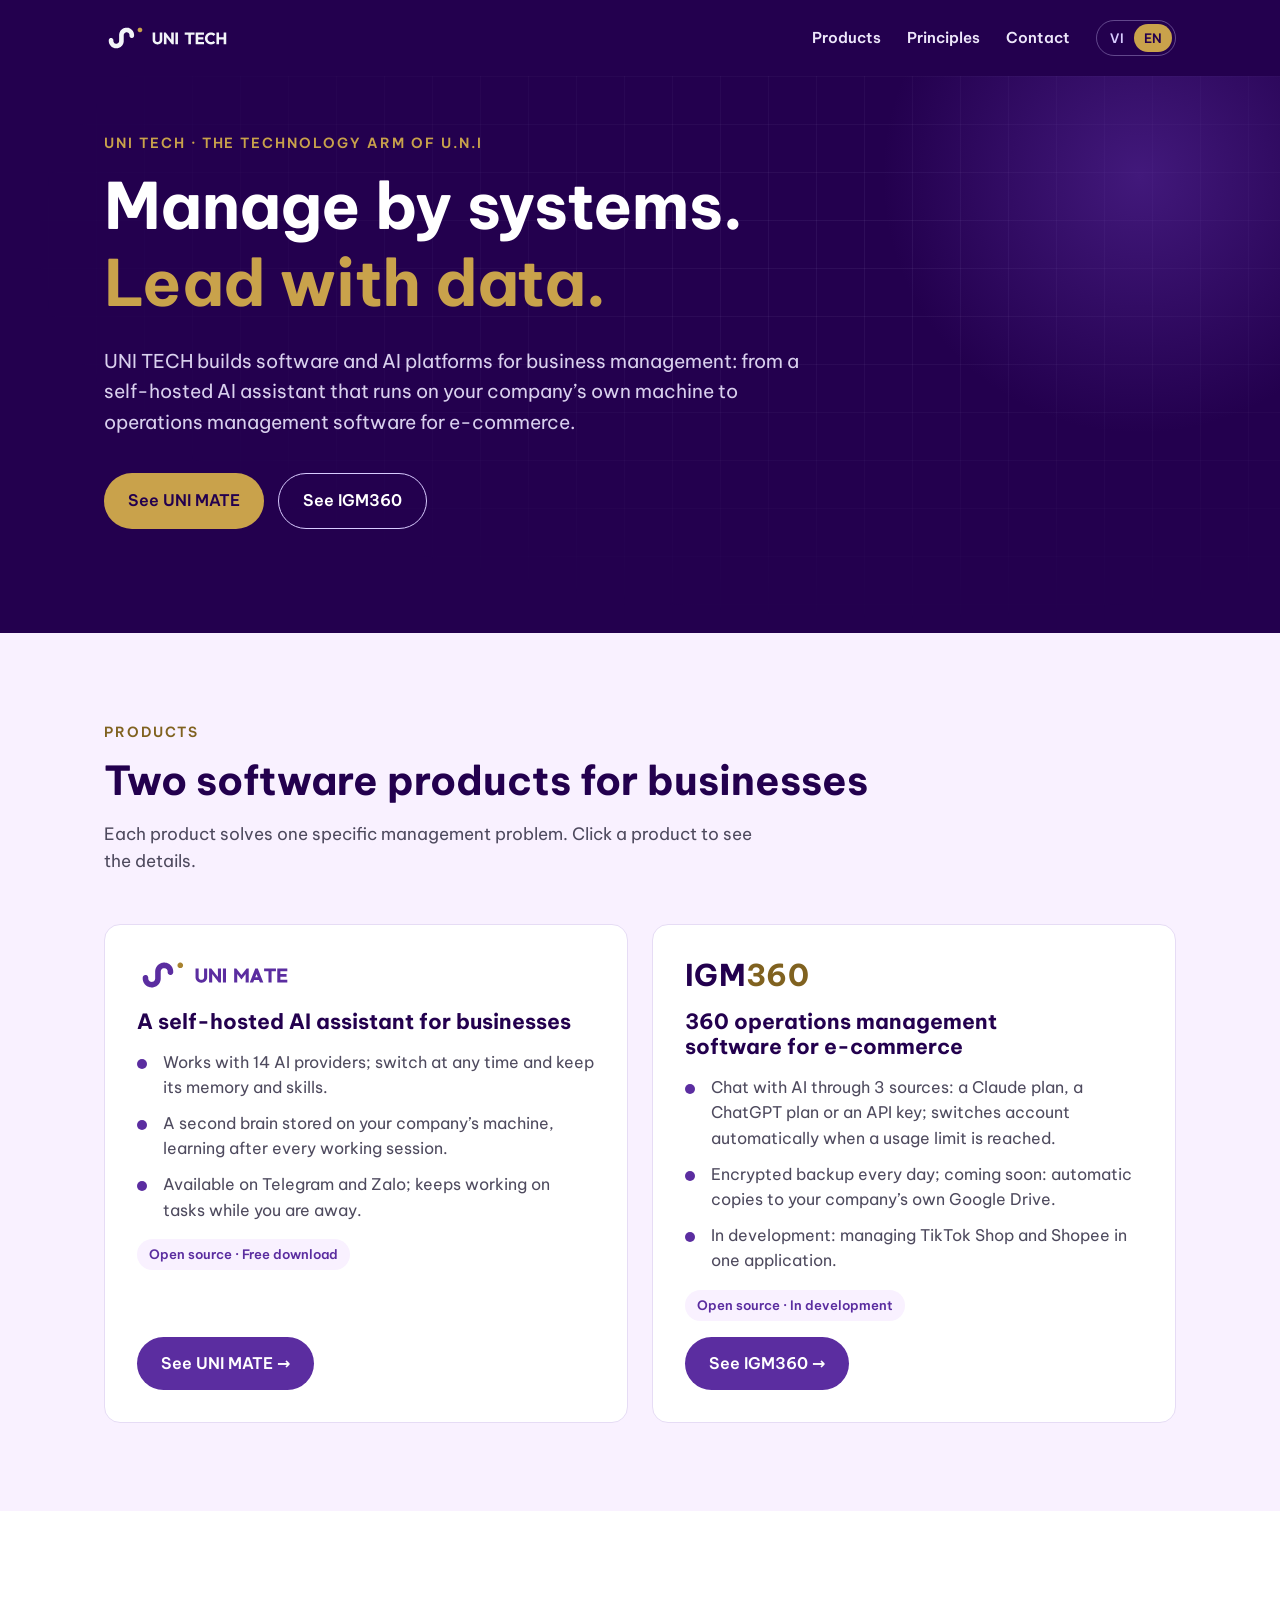
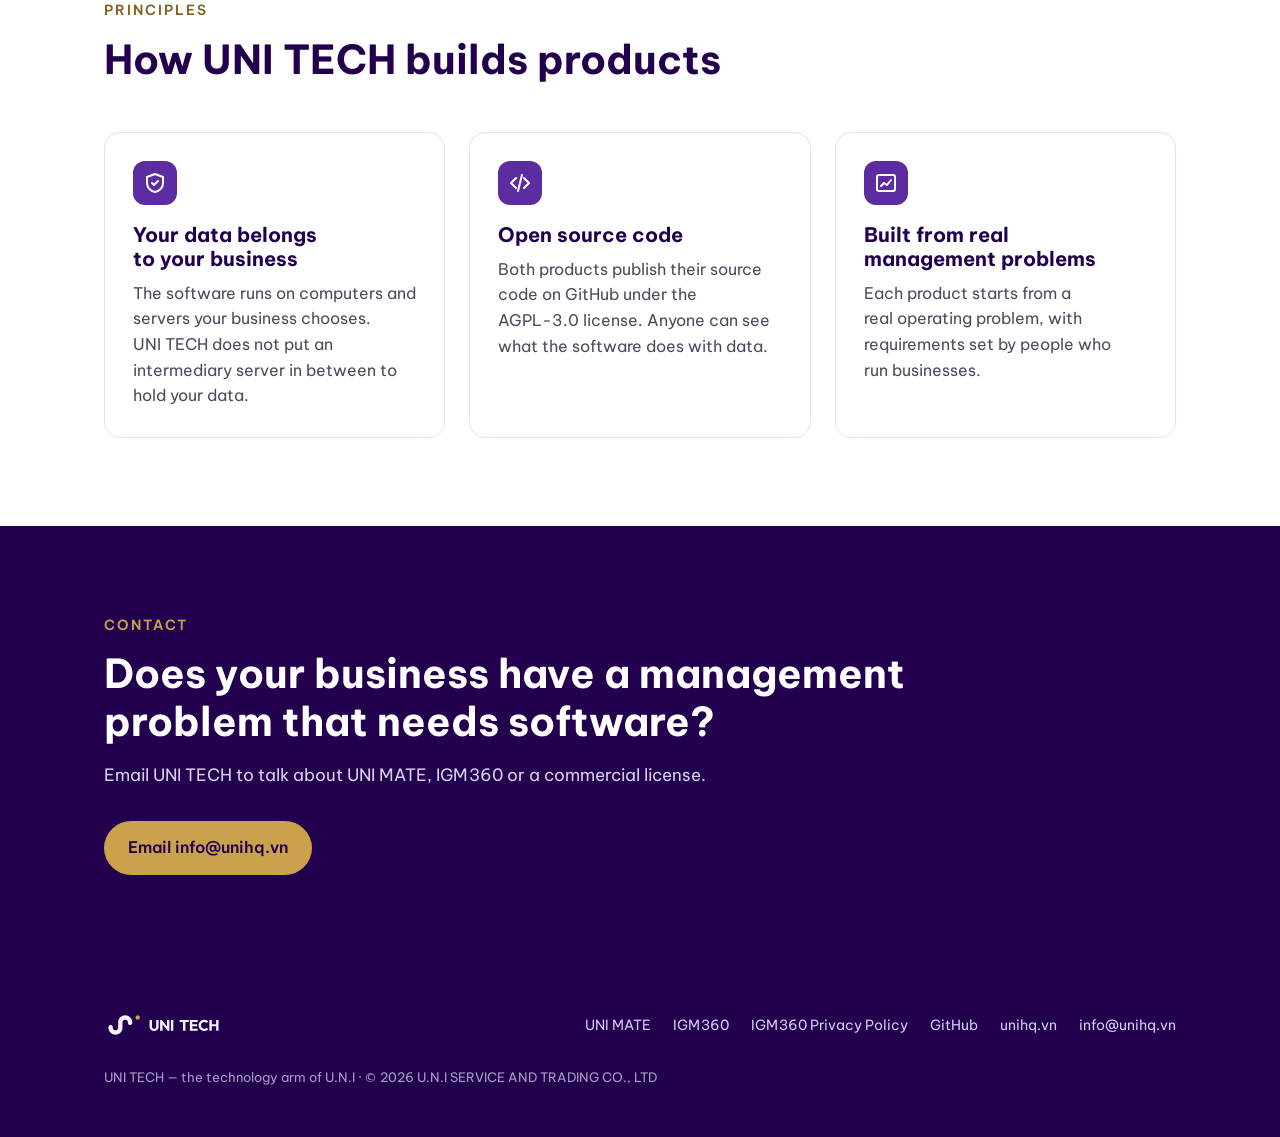
<file: index.html>
<!doctype html>
<html lang="vi" data-lang="vi">
<head>
<meta charset="utf-8">
<meta name="viewport" content="width=device-width, initial-scale=1">
<title>UNI TECH — Công nghệ quản trị của U.N.I</title>
<meta name="description" content="UNI TECH là mảng công nghệ của U.N.I: làm phần mềm và nền tảng AI cho quản trị doanh nghiệp. Sản phẩm: UNI MATE, IGM360. · UNI TECH is the technology arm of U.N.I, building software and AI platforms for business management.">
<link rel="icon" href="assets/img/mascot.svg" type="image/svg+xml">
<link rel="preload" href="assets/fonts/UNISans-Bold.woff2" as="font" type="font/woff2" crossorigin>
<link rel="stylesheet" href="assets/css/site.css">
<link rel="canonical" href="https://tech.unihq.vn/">
</head>
<body class="lift">

<div class="dark">
  <header class="site-header">
    <div class="wrap">
      <a class="brand" href="/" aria-label="UNI TECH"><img src="assets/img/uni-tech-dark.svg" alt="UNI TECH"></a>
      <nav class="nav">
        <a href="#san-pham"><span lang="vi">Sản&nbsp;phẩm</span><span lang="en">Products</span></a>
        <a href="#nguyen-tac"><span lang="vi">Nguyên&nbsp;tắc</span><span lang="en">Principles</span></a>
        <a href="#lien-he"><span lang="vi">Liên&nbsp;hệ</span><span lang="en">Contact</span></a>
        <span class="lang" role="group" aria-label="Ngôn ngữ / Language">
          <button type="button" data-set-lang="vi" aria-pressed="true">VI</button>
          <button type="button" data-set-lang="en" aria-pressed="false">EN</button>
        </span>
      </nav>
    </div>
  </header>

  <section class="hero hero-home hero-fx">
    <div class="wrap">
      <p class="eyebrow"><span lang="vi">UNI&nbsp;TECH · Mảng công&nbsp;nghệ của U.N.I</span><span lang="en">UNI&nbsp;TECH · The technology arm of U.N.I</span></p>
      <h1 lang="vi">Quản&nbsp;trị bằng hệ&nbsp;thống.<br><span class="accent">Điều&nbsp;hành bằng dữ&nbsp;liệu.</span></h1>
      <h1 lang="en">Manage by systems.<br><span class="accent">Lead with data.</span></h1>
      <p class="lead" lang="vi">UNI&nbsp;TECH làm phần&nbsp;mềm và nền&nbsp;tảng AI cho quản&nbsp;trị doanh&nbsp;nghiệp: từ trợ&nbsp;lý AI tự cài trên máy của doanh&nbsp;nghiệp đến phần&nbsp;mềm quản&nbsp;trị vận&nbsp;hành thương&nbsp;mại điện&nbsp;tử.</p>
      <p class="lead" lang="en">UNI&nbsp;TECH builds software and AI platforms for business management: from a self-hosted AI assistant that runs on your company’s own machine to operations management software for e-commerce.</p>
      <div class="actions">
        <a class="btn btn-gold" href="/unimate/"><span lang="vi">Xem UNI&nbsp;MATE</span><span lang="en">See UNI&nbsp;MATE</span></a>
        <a class="btn btn-line" href="/igm360/"><span lang="vi">Xem IGM360</span><span lang="en">See IGM360</span></a>
      </div>
    </div>
  </section>
</div>

<main>
  <section class="products" id="san-pham">
    <div class="wrap">
      <p class="eyebrow"><span lang="vi">Sản&nbsp;phẩm</span><span lang="en">Products</span></p>
      <h2 class="section-title" lang="vi">02 phần&nbsp;mềm cho doanh&nbsp;nghiệp</h2>
      <h2 class="section-title" lang="en">Two software products for businesses</h2>
      <p class="section-lead" lang="vi">Mỗi phần&nbsp;mềm giải một bài&nbsp;toán quản&nbsp;trị cụ&nbsp;thể. Bấm vào từng phần&nbsp;mềm để xem chi&nbsp;tiết.</p>
      <p class="section-lead" lang="en">Each product solves one specific management problem. Click a product to see the details.</p>
      <div class="grid-2">
        <article class="product-card">
          <img class="logo" src="assets/img/unimate-logo.svg" alt="UNI MATE">
          <h3 lang="vi">Trợ&nbsp;lý AI tự cài cho doanh&nbsp;nghiệp</h3>
          <h3 lang="en">A self-hosted AI assistant for businesses</h3>
          <ul class="points">
            <li><span lang="vi">Dùng 14 nhà cung&nbsp;cấp AI, đổi bất cứ lúc nào mà vẫn giữ bộ&nbsp;nhớ, kỹ&nbsp;năng.</span><span lang="en">Works with 14 AI providers; switch at any time and keep its memory and skills.</span></li>
            <li><span lang="vi">Bộ&nbsp;não thứ hai lưu trên máy của doanh&nbsp;nghiệp, tự học sau mỗi lần làm&nbsp;việc.</span><span lang="en">A second brain stored on your company’s machine, learning after every working session.</span></li>
            <li><span lang="vi">Có mặt trên Telegram, Zalo; tự chạy việc khi bạn vắng&nbsp;mặt.</span><span lang="en">Available on Telegram and Zalo; keeps working on tasks while you are away.</span></li>
          </ul>
          <span class="tag"><span lang="vi">Mã&nbsp;nguồn mở · Tải miễn&nbsp;phí</span><span lang="en">Open source · Free download</span></span>
          <a class="btn btn-tech" href="/unimate/"><span lang="vi">Xem UNI&nbsp;MATE →</span><span lang="en">See UNI&nbsp;MATE →</span></a>
        </article>
        <article class="product-card">
          <div class="wordmark" role="img" aria-label="IGM360">IGM<span>360</span></div>
          <h3 lang="vi">Phần&nbsp;mềm quản&nbsp;trị vận&nbsp;hành 360 cho thương&nbsp;mại điện&nbsp;tử</h3>
          <h3 lang="en">360 operations management software for e-commerce</h3>
          <ul class="points">
            <li><span lang="vi">Trò&nbsp;chuyện với AI qua 03 nguồn: gói Claude, gói ChatGPT, khoá&nbsp;API; tự chuyển tài&nbsp;khoản khi hết hạn&nbsp;mức.</span><span lang="en">Chat with AI through 3 sources: a Claude plan, a ChatGPT plan or an API key; switches account automatically when a usage limit is reached.</span></li>
            <li><span lang="vi">Sao&nbsp;lưu mã&nbsp;hoá hằng&nbsp;ngày; sắp có: tự cất bản sao lên Google&nbsp;Drive của chính doanh&nbsp;nghiệp.</span><span lang="en">Encrypted backup every day; coming soon: automatic copies to your company’s own Google&nbsp;Drive.</span></li>
            <li><span lang="vi">Đang phát&nbsp;triển: quản&nbsp;trị TikTok&nbsp;Shop và Shopee trên 01 phần&nbsp;mềm.</span><span lang="en">In development: managing TikTok&nbsp;Shop and Shopee in one application.</span></li>
          </ul>
          <span class="tag"><span lang="vi">Mã&nbsp;nguồn công&nbsp;khai · Đang phát&nbsp;triển</span><span lang="en">Open source · In development</span></span>
          <a class="btn btn-tech" href="/igm360/"><span lang="vi">Xem IGM360 →</span><span lang="en">See IGM360 →</span></a>
        </article>
      </div>
    </div>
  </section>

  <section id="nguyen-tac">
    <div class="wrap">
      <p class="eyebrow"><span lang="vi">Nguyên&nbsp;tắc</span><span lang="en">Principles</span></p>
      <h2 class="section-title" lang="vi">Cách UNI&nbsp;TECH làm sản&nbsp;phẩm</h2>
      <h2 class="section-title" lang="en">How UNI&nbsp;TECH builds products</h2>
      <div class="grid-3">
        <article class="card feature">
          <div class="icon"><svg viewBox="0 0 24 24" fill="none" stroke="currentColor" stroke-width="2" stroke-linecap="round" stroke-linejoin="round"><path d="M12 3l8 3v6c0 4.5-3.4 8.3-8 9-4.6-.7-8-4.5-8-9V6z"/><path d="M9 12l2 2 4-4"/></svg></div>
          <h3 lang="vi">Dữ&nbsp;liệu là của doanh&nbsp;nghiệp</h3>
          <h3 lang="en">Your data belongs to your business</h3>
          <p lang="vi">Phần&nbsp;mềm chạy trên máy&nbsp;tính, máy&nbsp;chủ do doanh&nbsp;nghiệp chọn. UNI&nbsp;TECH không đặt máy&nbsp;chủ trung&nbsp;gian để giữ dữ&nbsp;liệu của bạn.</p>
          <p lang="en">The software runs on computers and servers your business chooses. UNI&nbsp;TECH does not put an intermediary server in between to hold your data.</p>
        </article>
        <article class="card feature">
          <div class="icon"><svg viewBox="0 0 24 24" fill="none" stroke="currentColor" stroke-width="2" stroke-linecap="round" stroke-linejoin="round"><path d="M8 7l-5 5 5 5M16 7l5 5-5 5M14 4l-4 16"/></svg></div>
          <h3 lang="vi">Mã&nbsp;nguồn công&nbsp;khai</h3>
          <h3 lang="en">Open source code</h3>
          <p lang="vi">Cả 02 phần&nbsp;mềm công&nbsp;khai mã&nbsp;nguồn trên GitHub theo giấy&nbsp;phép <span class="nb">AGPL-3.0</span>. Ai cũng xem được phần&nbsp;mềm làm gì với dữ&nbsp;liệu.</p>
          <p lang="en">Both products publish their source code on GitHub under the <span class="nb">AGPL-3.0</span> license. Anyone can see what the software does with data.</p>
        </article>
        <article class="card feature">
          <div class="icon"><svg viewBox="0 0 24 24" fill="none" stroke="currentColor" stroke-width="2" stroke-linecap="round" stroke-linejoin="round"><rect x="3" y="4" width="18" height="16" rx="2"/><path d="M7 15l3-3 3 2 4-5"/></svg></div>
          <h3 lang="vi">Làm từ bài&nbsp;toán quản&nbsp;trị thật</h3>
          <h3 lang="en">Built from real management problems</h3>
          <p lang="vi">Mỗi phần&nbsp;mềm bắt&nbsp;đầu từ một bài&nbsp;toán điều&nbsp;hành có thật, do người làm quản&nbsp;trị đặt yêu&nbsp;cầu.</p>
          <p lang="en">Each product starts from a real operating problem, with requirements set by people who run businesses.</p>
        </article>
      </div>
    </div>
  </section>

  <section class="dark cta" id="lien-he">
    <div class="wrap">
      <p class="eyebrow" style="color:var(--gold-light)"><span lang="vi">Liên&nbsp;hệ</span><span lang="en">Contact</span></p>
      <h2 class="section-title" lang="vi">Doanh&nbsp;nghiệp bạn có bài&nbsp;toán quản&nbsp;trị cần phần&nbsp;mềm?</h2>
      <h2 class="section-title" lang="en">Does your business have a management problem that needs software?</h2>
      <p class="section-lead" lang="vi">Gửi email cho UNI&nbsp;TECH để trao&nbsp;đổi về UNI&nbsp;MATE, IGM360 hoặc giấy&nbsp;phép thương&nbsp;mại.</p>
      <p class="section-lead" lang="en">Email UNI&nbsp;TECH to talk about UNI&nbsp;MATE, IGM360 or a commercial license.</p>
      <a class="btn btn-gold" href="mailto:info@unihq.vn?subject=UNI%20TECH"><span lang="vi">Gửi email info@unihq.vn</span><span lang="en">Email info@unihq.vn</span></a>
    </div>
  </section>
</main>

<footer class="dark site-footer">
  <div class="wrap">
    <img src="assets/img/uni-tech-dark.svg" alt="UNI TECH">
    <nav>
      <a href="/unimate/">UNI&nbsp;MATE</a>
      <a href="/igm360/">IGM360</a>
      <a href="/igm360/privacy/"><span lang="vi">Chính&nbsp;sách riêng&nbsp;tư IGM360</span><span lang="en">IGM360 Privacy Policy</span></a>
      <a href="https://github.com/unihq">GitHub</a>
      <a href="https://unihq.vn/">unihq.vn</a>
      <a href="mailto:info@unihq.vn">info@unihq.vn</a>
    </nav>
    <small lang="vi">UNI&nbsp;TECH — mảng công&nbsp;nghệ của U.N.I · <span class="sym">©</span> 2026 Công&nbsp;ty TNHH Thương&nbsp;mại và Dịch&nbsp;vụ U.N.I (U.N.I SERVICE AND TRADING CO., LTD)</small>
    <small lang="en">UNI&nbsp;TECH — the technology arm of U.N.I · <span class="sym">©</span> 2026 U.N.I SERVICE AND TRADING CO., LTD</small>
  </div>
</footer>

<script src="assets/js/lang.js"></script>
</body>
</html>
</file>
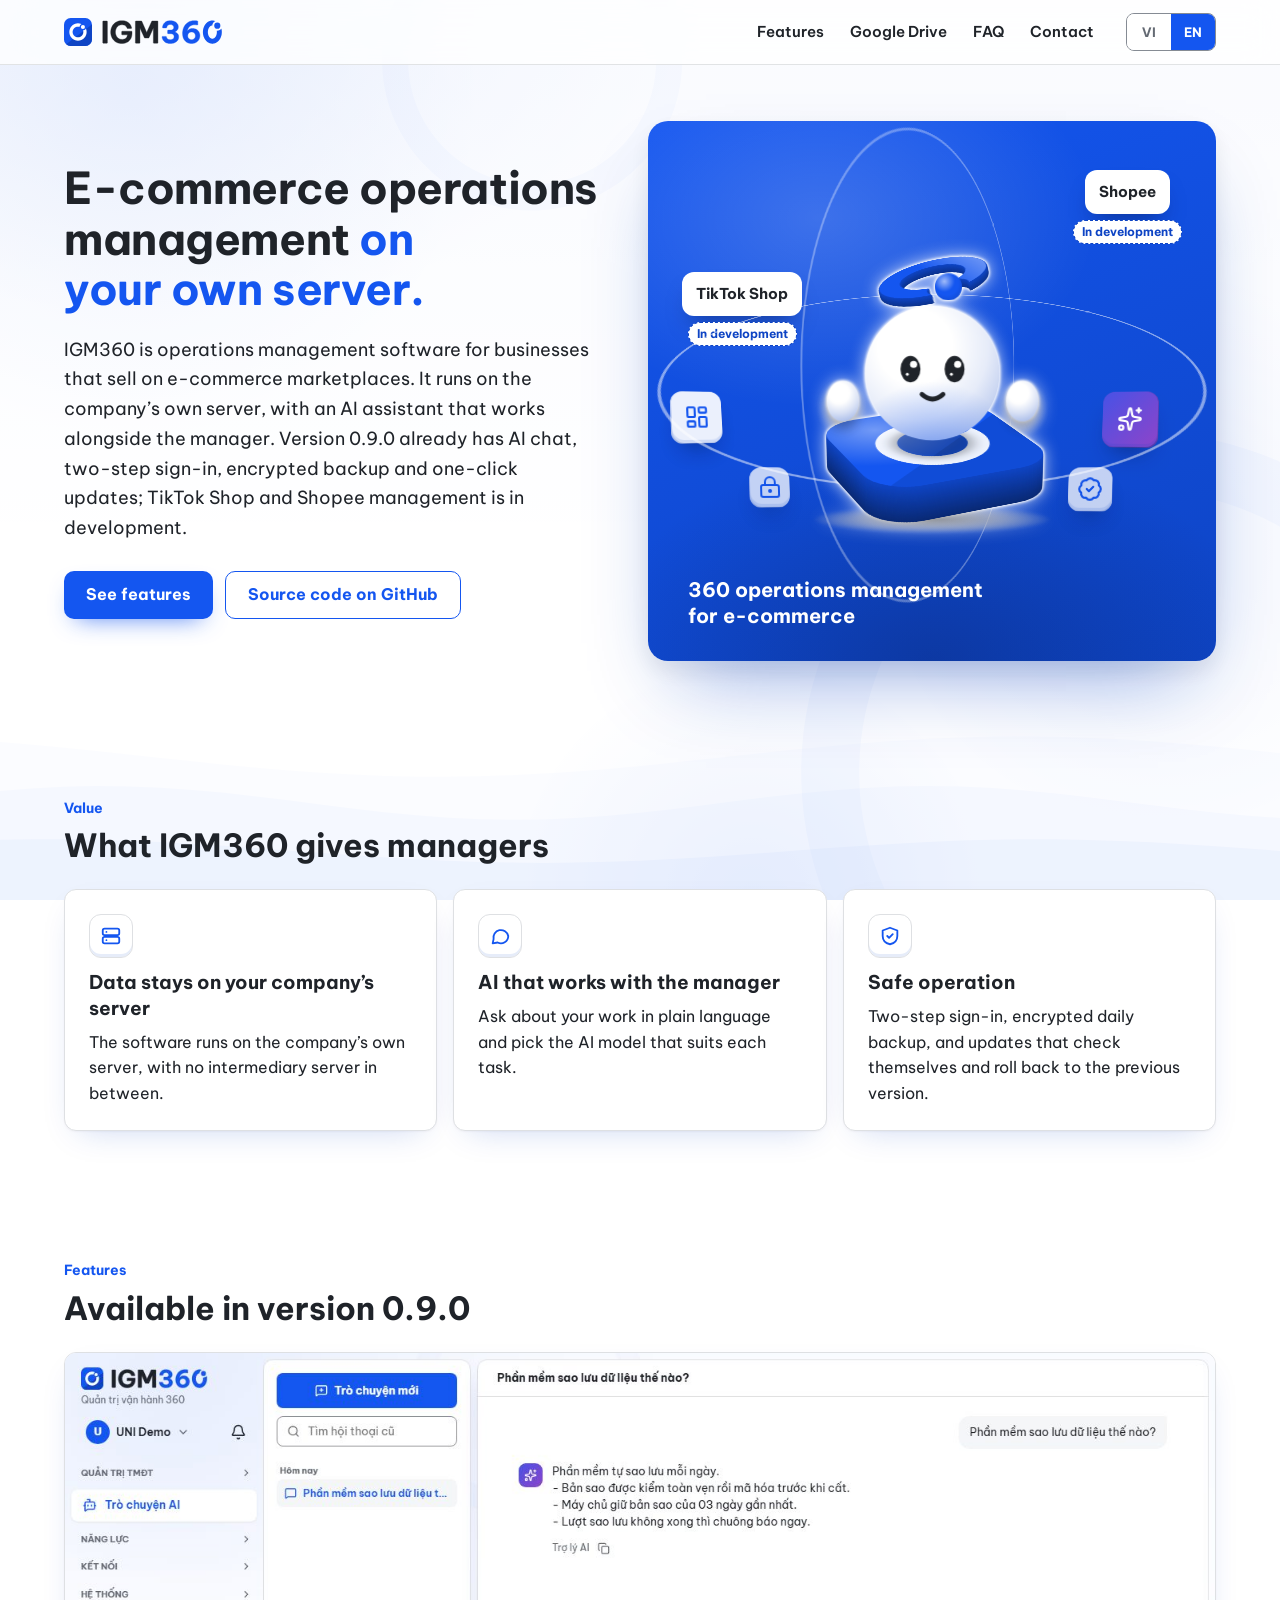
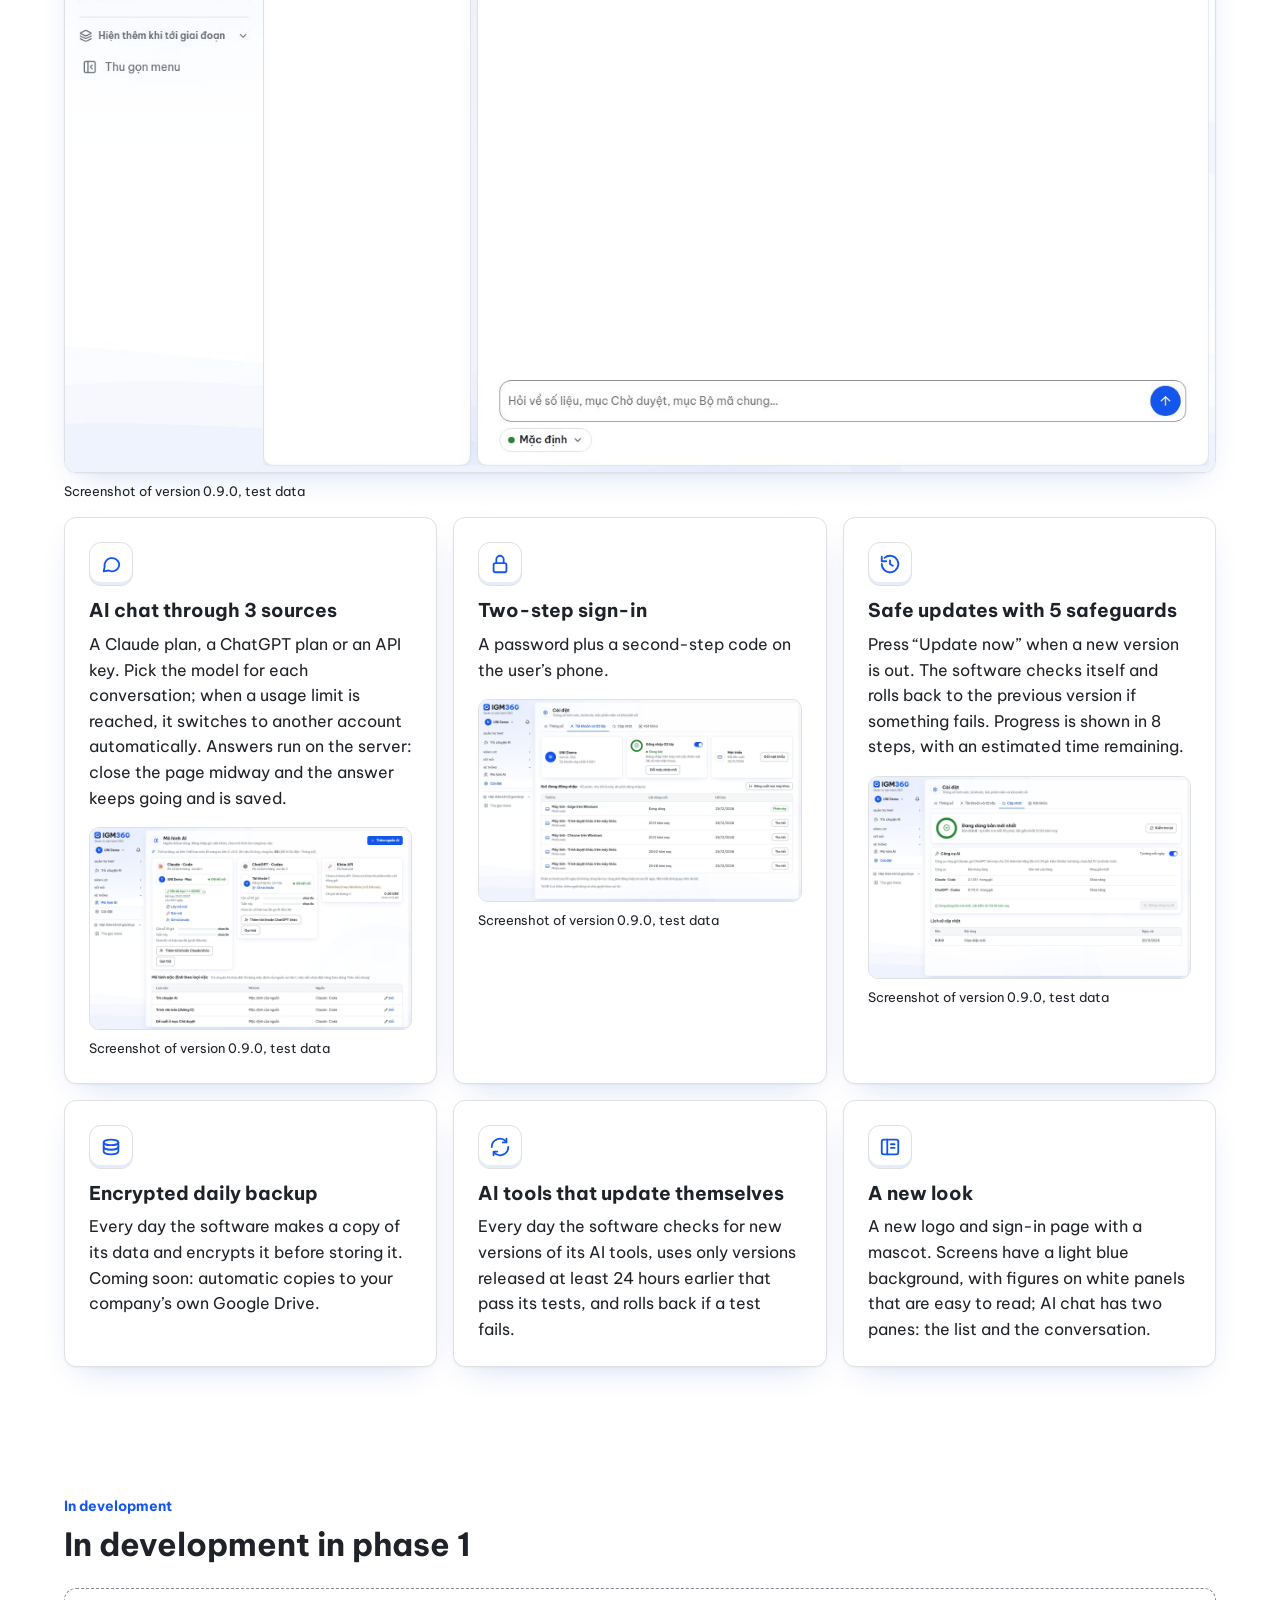
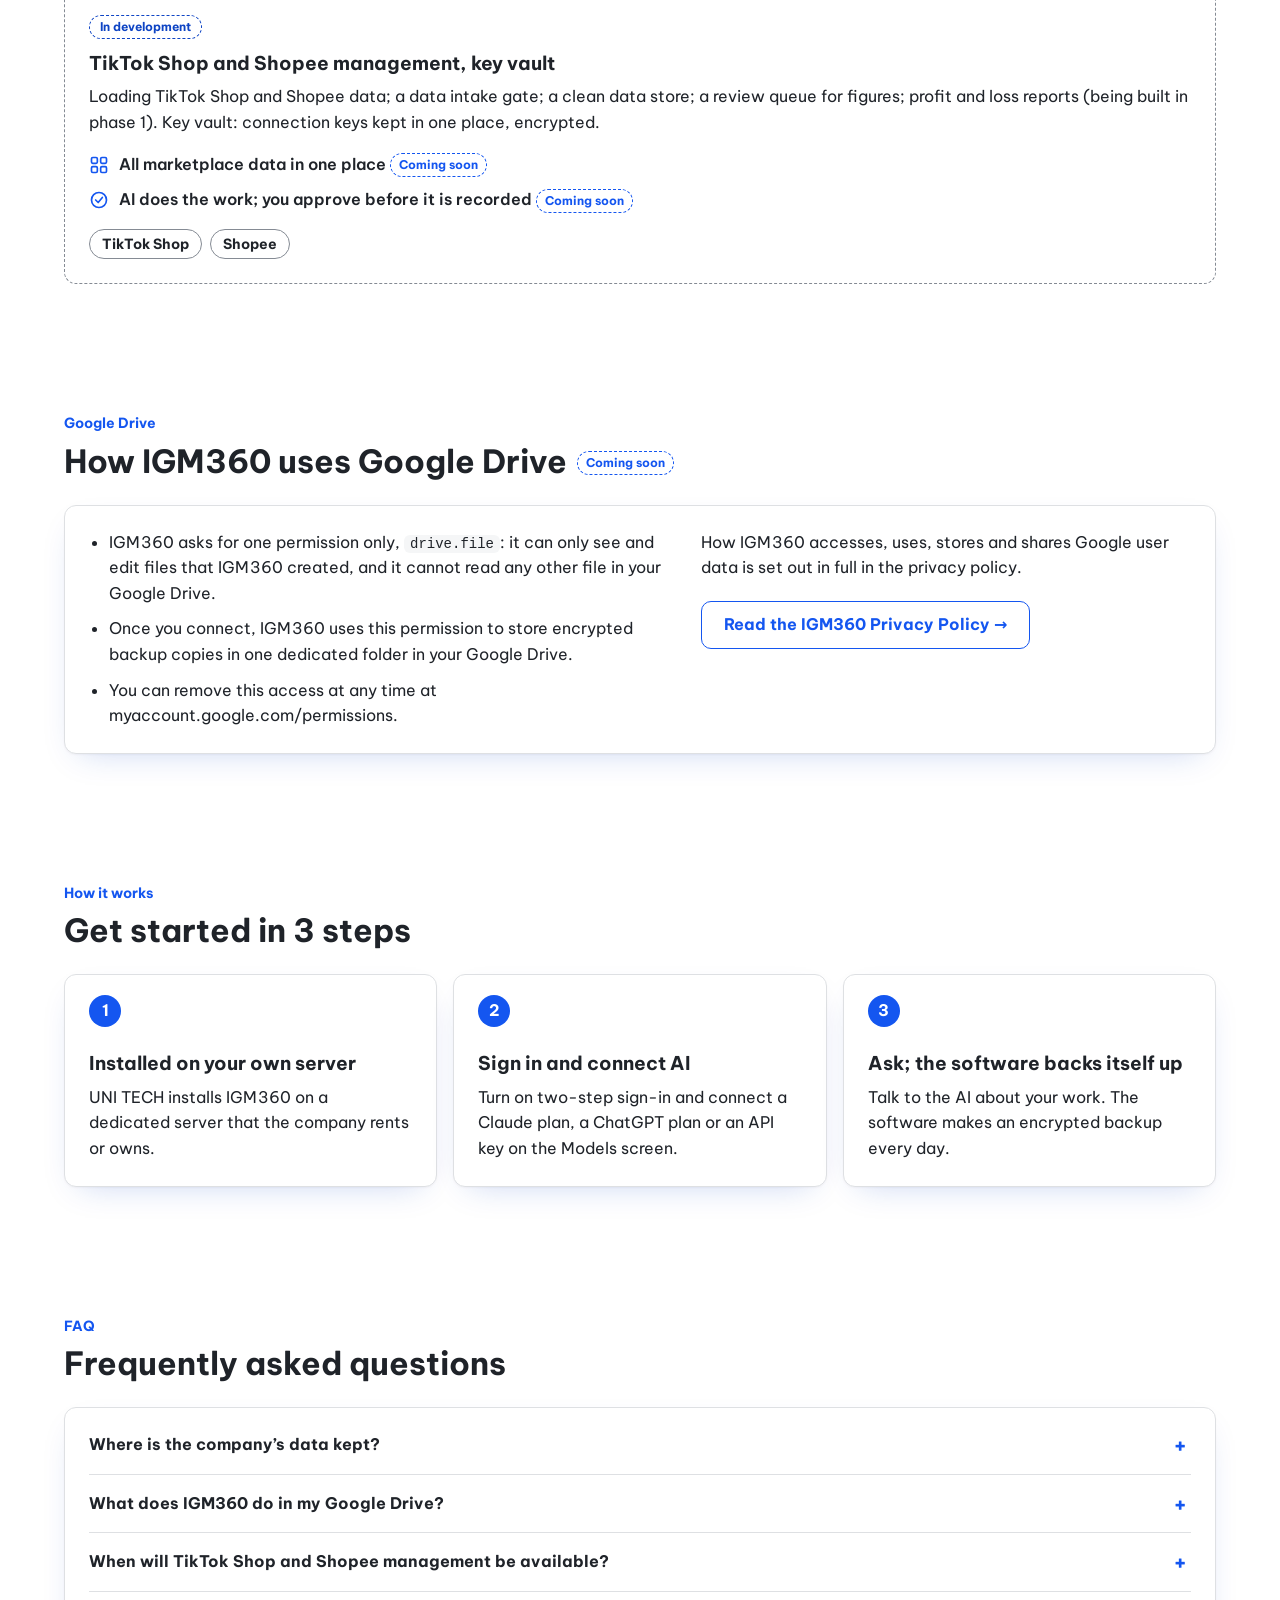
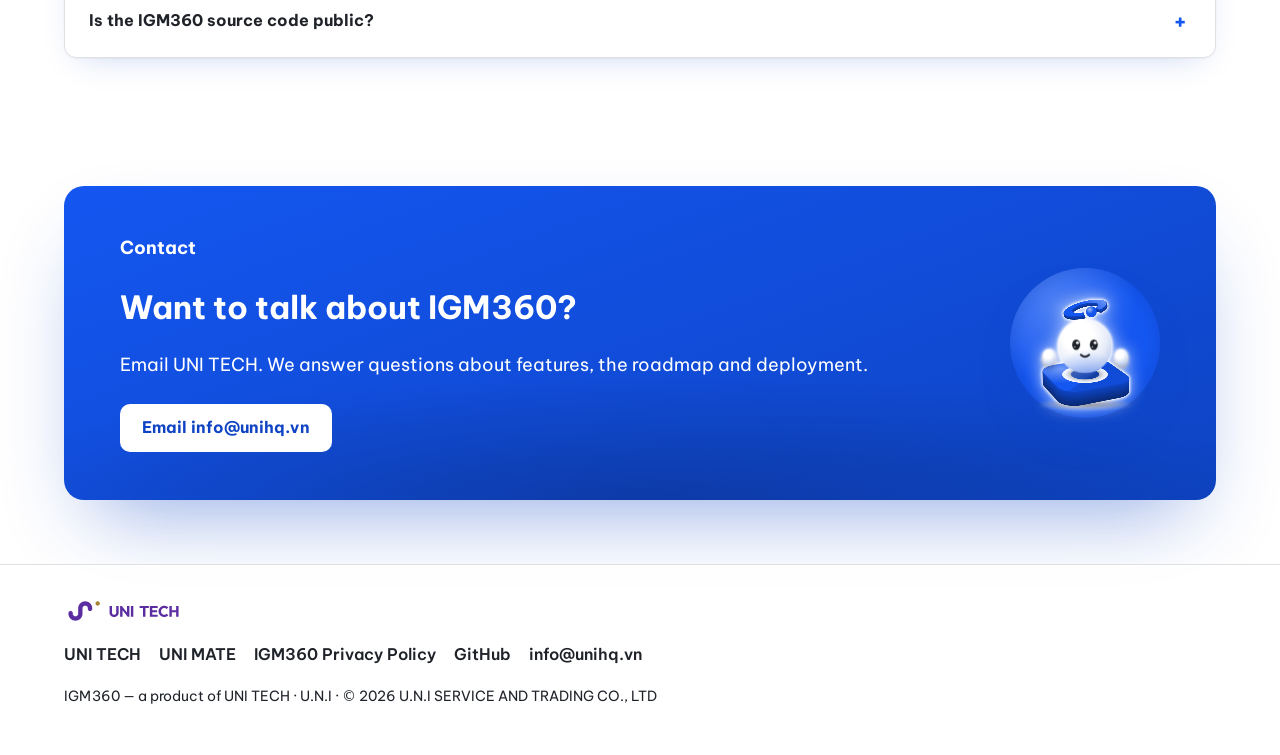
<file: igm360/index.html>
<!doctype html>
<html lang="vi" data-lang="vi">
<head>
<meta charset="utf-8">
<meta name="viewport" content="width=device-width, initial-scale=1">
<title>IGM360 — Phần mềm quản trị vận hành thương mại điện tử</title>
<meta name="description" content="IGM360 là phần mềm quản trị vận hành cho doanh nghiệp bán hàng trên sàn thương mại điện tử, chạy trên máy chủ riêng của doanh nghiệp, có trợ lý AI. · IGM360 is operations management software for businesses selling on e-commerce marketplaces, running on the company's own server, with an AI assistant. A product of UNI TECH · U.N.I.">
<link rel="icon" href="../assets/img/igm360/nhandien/favicon.ico" sizes="16x16 32x32">
<link rel="icon" href="../assets/img/igm360/nhandien/igm360-32.png" type="image/png" sizes="32x32">
<link rel="icon" href="../assets/img/igm360/nhandien/igm360-192.png" type="image/png" sizes="192x192">
<link rel="apple-touch-icon" href="../assets/img/igm360/nhandien/igm360-180.png">
<link rel="preload" href="../assets/fonts/UNISans-Bold.woff2" as="font" type="font/woff2" crossorigin>
<link rel="stylesheet" href="../assets/css/igm360-linhvat.css">
<link rel="stylesheet" href="../assets/css/igm360.css">
<link rel="canonical" href="https://tech.unihq.vn/igm360/">
</head>
<body class="ig-trang">
<div class="pn pn1" aria-hidden="true"><i class="pn-dom a"></i><i class="pn-dom b"></i><i class="pn-dom c"></i>
<div class="pn-vong"><svg viewBox="0 0 680 680" width="680" height="680" aria-hidden="true"><path d="M622.42,150.69 L631.37,164.78 L639.63,179.3 L647.15,194.2 L653.94,209.46 L659.97,225.03 L665.23,240.87 L669.7,256.96 L673.38,273.24 L676.26,289.69 L678.32,306.26 L679.57,322.91 L680,339.6 L679.61,356.29 L678.4,372.94 L676.37,389.52 L673.54,405.97 L669.9,422.27 L665.46,438.36 L660.24,454.22 L654.25,469.8 L647.49,485.08 L640,500 L631.79,514.53 L622.87,528.64 L613.26,542.3 L603,555.47 L592.11,568.13 L580.6,580.23 L568.52,591.75 L555.89,602.67 L542.73,612.95 L529.09,622.57 L514.99,631.51 L500.47,639.75 L485.56,647.27 L470.3,654.04 L454.72,660.06 L438.87,665.31 L422.78,669.77 L406.49,673.43 L390.04,676.3 L373.47,678.35 L356.82,679.58 L340.13,680 L323.44,679.6 L306.79,678.37 L290.22,676.34 L273.77,673.49 L257.48,669.83 L241.38,665.38 L225.53,660.15 L209.95,654.14 L194.68,647.38 L179.77,639.88 L165.24,631.65 L151.13,622.72 L137.48,613.11 L124.32,602.83 L111.68,591.93 L99.58,580.42 L88.07,568.32 L77.17,555.68 L66.89,542.52 L57.28,528.87 L48.35,514.76 L40.12,500.23 L32.62,485.32 L25.86,470.05 L19.85,454.47 L14.62,438.62 L10.17,422.52 L6.51,406.23 L3.66,389.78 L1.63,373.21 L0.4,356.56 L0,339.87 L0.42,323.18 L1.65,306.53 L3.7,289.96 L6.57,273.51 L10.23,257.22 L14.69,241.13 L19.94,225.28 L25.96,209.7 L32.73,194.44 L40.25,179.53 L48.49,165.01 L57.43,150.91 L67.05,137.27 L77.33,124.11 L88.25,111.48 L99.77,99.4 L111.87,87.89 L124.53,77 L137.7,66.74 L151.36,57.13 L165.47,48.21 L180,40 L194.92,32.51 L210.2,25.75 L225.78,19.76 L241.64,14.54 L257.73,10.1 L274.03,6.46 L290.48,3.63 L307.06,1.6 L323.71,0.39 L340.4,0 L357.09,0.43 L373.74,1.68 L390.31,3.74 L406.76,6.62 L423.04,10.3 L439.13,14.77 L454.97,20.03 L470.54,26.06 L485.8,32.85 L500.7,40.37 L515.22,48.63 L529.31,57.58 L525.98,59.32 L522.75,61.24 L519.62,63.33 L516.62,65.59 L513.74,68.01 L510.99,70.58 L508.39,73.29 L505.94,76.14 L503.65,79.12 L501.52,82.22 L499.56,85.43 L497.77,88.74 L496.17,92.14 L494.75,95.62 L493.53,99.17 L492.49,102.79 L480.74,95.63 L468.66,89.06 L456.27,83.08 L443.6,77.72 L430.68,72.98 L417.55,68.87 L404.23,65.41 L390.76,62.61 L377.18,60.46 L363.5,58.98 L349.76,58.17 L336.01,58.03 L322.26,58.56 L308.55,59.76 L294.92,61.63 L281.4,64.16 L268.01,67.34 L254.8,71.18 L241.79,75.65 L229.02,80.76 L216.5,86.48 L204.29,92.8 L192.39,99.72 L180.85,107.2 L169.68,115.24 L158.92,123.82 L148.59,132.91 L138.72,142.49 L129.33,152.54 L120.44,163.04 L112.07,173.96 L104.24,185.27 L96.97,196.95 L90.29,208.98 L84.19,221.31 L78.71,233.93 L73.85,246.8 L69.62,259.89 L66.03,273.18 L63.1,286.62 L60.82,300.19 L59.22,313.85 L58.27,327.58 L58,341.33 L58.4,355.08 L59.47,368.8 L61.21,382.45 L63.62,395.99 L66.68,409.41 L70.39,422.66 L74.74,435.71 L79.72,448.53 L85.32,461.1 L91.53,473.37 L98.33,485.33 L105.71,496.95 L113.64,508.19 L122.12,519.03 L131.11,529.44 L140.6,539.4 L150.56,548.89 L160.97,557.88 L171.81,566.36 L183.05,574.29 L194.67,581.67 L206.63,588.47 L218.9,594.68 L231.47,600.28 L244.29,605.26 L257.34,609.61 L270.59,613.32 L284.01,616.38 L297.55,618.79 L311.2,620.53 L324.92,621.6 L338.67,622 L352.42,621.73 L366.15,620.78 L379.81,619.18 L393.38,616.9 L406.82,613.97 L420.11,610.38 L433.2,606.15 L446.07,601.29 L458.69,595.81 L471.02,589.71 L483.05,583.03 L494.73,575.76 L506.04,567.93 L516.96,559.56 L527.46,550.67 L537.51,541.28 L547.09,531.41 L556.18,521.08 L564.76,510.32 L572.8,499.15 L580.28,487.61 L587.2,475.71 L593.52,463.5 L599.24,450.98 L604.35,438.21 L608.82,425.2 L612.66,411.99 L615.84,398.6 L618.37,385.08 L620.24,371.45 L621.44,357.74 L621.97,343.99 L621.83,330.24 L621.02,316.5 L619.54,302.82 L617.39,289.24 L614.59,275.77 L611.13,262.45 L607.02,249.32 L602.28,236.4 L596.92,223.73 L590.94,211.34 L584.37,199.26 L577.21,187.51 L580.83,186.47 L584.38,185.25 L587.86,183.83 L591.26,182.23 L594.57,180.44 L597.78,178.48 L600.88,176.35 L603.86,174.06 L606.71,171.61 L609.42,169.01 L611.99,166.26 L614.41,163.38 L616.67,160.38 L618.76,157.25 L620.68,154.02 L622.42,150.69Z" fill="#1456F0" fill-opacity="0.07"/><circle cx="559.91" cy="120.09" r="57.42" fill="#1456F0" fill-opacity="0.07"/></svg></div><div class="pn-vong2"><svg viewBox="0 0 300 300" width="300" height="300" aria-hidden="true"><path d="M274.87,66.89 L278.8,73.12 L282.41,79.52 L285.71,86.1 L288.68,92.83 L291.32,99.7 L293.61,106.69 L295.56,113.79 L297.16,120.97 L298.41,128.22 L299.3,135.52 L299.83,142.86 L300,150.22 L299.81,157.57 L299.26,164.91 L298.35,172.21 L297.08,179.46 L295.46,186.64 L293.49,193.73 L291.17,200.71 L288.51,207.57 L285.52,214.29 L282.21,220.86 L278.57,227.26 L274.63,233.47 L270.39,239.48 L265.85,245.28 L261.04,250.85 L255.96,256.17 L250.63,261.24 L245.05,266.04 L239.25,270.56 L233.23,274.79 L227.01,278.72 L220.6,282.34 L214.03,285.65 L207.3,288.62 L200.43,291.27 L193.45,293.57 L186.35,295.53 L179.17,297.14 L171.92,298.39 L164.62,299.29 L157.28,299.82 L149.93,300 L142.57,299.82 L135.23,299.27 L127.93,298.37 L120.68,297.11 L113.5,295.49 L106.41,293.53 L99.43,291.22 L92.56,288.57 L85.84,285.58 L79.27,282.28 L72.87,278.65 L66.65,274.71 L60.63,270.47 L54.83,265.95 L49.26,261.14 L43.93,256.07 L38.86,250.74 L34.05,245.17 L29.53,239.37 L25.29,233.35 L21.35,227.13 L17.72,220.73 L14.42,214.16 L11.43,207.44 L8.78,200.57 L6.47,193.59 L4.51,186.5 L2.89,179.32 L1.63,172.07 L0.73,164.77 L0.18,157.43 L0,150.07 L0.18,142.72 L0.71,135.38 L1.61,128.08 L2.86,120.83 L4.47,113.65 L6.43,106.55 L8.73,99.57 L11.38,92.7 L14.35,85.97 L17.66,79.4 L21.28,72.99 L25.21,66.77 L29.44,60.75 L33.96,54.95 L38.76,49.37 L43.83,44.04 L49.15,38.96 L54.72,34.15 L60.52,29.61 L66.53,25.37 L72.74,21.43 L79.14,17.79 L85.71,14.48 L92.43,11.49 L99.29,8.83 L106.27,6.51 L113.36,4.54 L120.54,2.92 L127.79,1.65 L135.09,0.74 L142.43,0.19 L149.78,0 L157.14,0.17 L164.48,0.7 L171.78,1.59 L179.03,2.84 L186.21,4.44 L193.31,6.39 L200.3,8.68 L207.17,11.32 L213.9,14.29 L220.48,17.59 L226.88,21.2 L233.11,25.13 L231.62,25.91 L230.17,26.78 L228.77,27.72 L227.42,28.73 L226.13,29.82 L224.91,30.97 L223.74,32.19 L222.64,33.47 L221.62,34.81 L220.67,36.2 L219.79,37.64 L218.99,39.12 L218.28,40.65 L217.65,42.21 L217.1,43.81 L216.64,45.43 L211.47,42.31 L206.15,39.44 L200.7,36.84 L195.12,34.5 L189.44,32.44 L183.67,30.66 L177.82,29.16 L171.9,27.95 L165.93,27.03 L159.92,26.4 L153.89,26.06 L147.85,26.02 L141.81,26.27 L135.8,26.82 L129.81,27.65 L123.88,28.78 L118,30.2 L112.21,31.9 L106.5,33.88 L100.9,36.14 L95.41,38.66 L90.05,41.46 L84.83,44.5 L79.77,47.8 L74.88,51.34 L70.16,55.12 L65.64,59.12 L61.31,63.34 L57.19,67.76 L53.3,72.38 L49.63,77.18 L46.21,82.16 L43.02,87.29 L40.1,92.58 L37.43,98 L35.03,103.54 L32.91,109.2 L31.06,114.95 L29.49,120.78 L28.21,126.69 L27.22,132.65 L26.52,138.65 L26.11,144.68 L26,150.72 L26.18,156.76 L26.66,162.78 L27.43,168.77 L28.49,174.72 L29.84,180.61 L31.47,186.42 L33.39,192.15 L35.58,197.78 L38.04,203.3 L40.77,208.69 L43.76,213.94 L47,219.04 L50.48,223.97 L54.2,228.73 L58.15,233.31 L62.32,237.68 L66.69,241.85 L71.27,245.8 L76.03,249.52 L80.96,253 L86.06,256.24 L91.31,259.23 L96.7,261.96 L102.22,264.42 L107.85,266.61 L113.58,268.53 L119.39,270.16 L125.28,271.51 L131.23,272.57 L137.22,273.34 L143.24,273.82 L149.28,274 L155.32,273.89 L161.35,273.48 L167.35,272.78 L173.31,271.79 L179.22,270.51 L185.05,268.94 L190.8,267.09 L196.46,264.97 L202,262.57 L207.42,259.9 L212.71,256.98 L217.84,253.79 L222.82,250.37 L227.62,246.7 L232.24,242.81 L236.66,238.69 L240.88,234.36 L244.88,229.84 L248.66,225.12 L252.2,220.23 L255.5,215.17 L258.54,209.95 L261.34,204.59 L263.86,199.1 L266.12,193.5 L268.1,187.79 L269.8,182 L271.22,176.12 L272.35,170.19 L273.18,164.2 L273.73,158.19 L273.98,152.15 L273.94,146.11 L273.6,140.08 L272.97,134.07 L272.05,128.1 L270.84,122.18 L269.34,116.33 L267.56,110.56 L265.5,104.88 L263.16,99.3 L260.56,93.85 L257.69,88.53 L254.57,83.36 L256.19,82.9 L257.79,82.35 L259.35,81.72 L260.88,81.01 L262.36,80.21 L263.8,79.33 L265.19,78.38 L266.53,77.36 L267.81,76.26 L269.03,75.09 L270.18,73.87 L271.27,72.58 L272.28,71.23 L273.22,69.83 L274.09,68.38 L274.87,66.89Z" fill="#1456F0" fill-opacity="0.06"/><circle cx="246.87" cy="53.13" r="25.74" fill="#1456F0" fill-opacity="0.06"/></svg></div>
<svg class="pn-doi" viewBox="0 0 1440 320" preserveAspectRatio="none" aria-hidden="true"><path d="M0,320 L0,132.8 L36,136.0 L72,139.5 L108,143.4 L144,147.5 L180,151.6 L216,155.7 L252,159.6 L288,163.3 L324,166.5 L360,169.3 L396,171.4 L432,173.0 L468,173.8 L504,174.0 L540,173.4 L576,172.1 L612,170.2 L648,167.7 L684,164.6 L720,161.1 L756,157.3 L792,153.3 L828,149.1 L864,145.0 L900,141.1 L936,137.4 L972,134.0 L1008,131.2 L1044,128.9 L1080,127.3 L1116,126.3 L1152,126.0 L1188,126.4 L1224,127.6 L1260,129.4 L1296,131.8 L1332,134.8 L1368,138.2 L1404,142.0 L1440,146.0 L1440,320 Z" fill="#1456F0" fill-opacity="0.04"/><path d="M0,320 L0,190.7 L36,187.8 L72,185.8 L108,185.0 L144,185.4 L180,186.9 L216,189.5 L252,193.0 L288,197.3 L324,201.9 L360,206.8 L396,211.5 L432,215.9 L468,219.6 L504,222.5 L540,224.3 L576,225.0 L612,224.5 L648,222.9 L684,220.2 L720,216.6 L756,212.3 L792,207.6 L828,202.7 L864,198.0 L900,193.7 L936,190.1 L972,187.3 L1008,185.6 L1044,185.0 L1080,185.6 L1116,187.4 L1152,190.1 L1188,193.8 L1224,198.1 L1260,202.9 L1296,207.7 L1332,212.4 L1368,216.7 L1404,220.2 L1440,222.9 L1440,320 Z" fill="#1456F0" fill-opacity="0.06"/><path d="M0,320 L0,248.7 L36,248.1 L72,248.1 L108,248.6 L144,249.7 L180,251.3 L216,253.3 L252,255.7 L288,258.4 L324,261.2 L360,264.1 L396,266.8 L432,269.4 L468,271.7 L504,273.5 L540,274.9 L576,275.7 L612,276.0 L648,275.7 L684,274.8 L720,273.4 L756,271.5 L792,269.2 L828,266.7 L864,263.9 L900,261.0 L936,258.2 L972,255.6 L1008,253.2 L1044,251.2 L1080,249.6 L1116,248.5 L1152,248.0 L1188,248.1 L1224,248.8 L1260,250.0 L1296,251.7 L1332,253.8 L1368,256.3 L1404,259.0 L1440,261.9 L1440,320 Z" fill="#1456F0" fill-opacity="0.09"/></svg></div>
<svg width="0" height="0" style="position:absolute" aria-hidden="true" focusable="false"><defs><path id="vong-vang" d="M107.58,39.01 L108.78,41.98 L109.79,45.01 L110.62,48.11 L111.26,51.25 L111.7,54.42 L111.95,57.61 L111.99,60.81 L111.85,64.01 L111.5,67.2 L110.96,70.35 L110.23,73.47 L109.3,76.54 L108.19,79.54 L106.9,82.47 L105.42,85.31 L103.78,88.06 L101.97,90.7 L100,93.23 L97.88,95.63 L95.61,97.89 L93.21,100.01 L90.69,101.98 L88.05,103.79 L85.3,105.43 L82.45,106.9 L79.52,108.2 L76.52,109.31 L73.45,110.23 L70.34,110.96 L67.18,111.5 L64,111.85 L60.8,111.99 L57.59,111.94 L54.4,111.7 L51.23,111.26 L48.09,110.62 L45,109.79 L41.96,108.77 L38.99,107.57 L36.11,106.19 L33.31,104.63 L30.61,102.9 L28.03,101.01 L25.56,98.96 L23.23,96.77 L21.04,94.44 L18.99,91.97 L17.1,89.39 L15.37,86.69 L13.81,83.89 L12.43,81.01 L11.23,78.04 L10.21,75 L9.38,71.91 L8.74,68.77 L8.3,65.6 L8.06,62.41 L8.01,59.2 L8.15,56 L8.5,52.82 L9.04,49.66 L9.77,46.55 L10.69,43.48 L11.8,40.48 L13.1,37.55 L14.57,34.7 L16.21,31.95 L18.02,29.31 L19.99,26.79 L22.11,24.39 L24.37,22.12 L26.77,20 L29.3,18.03 L31.94,16.22 L34.69,14.58 L37.53,13.1 L40.46,11.81 L43.46,10.7 L46.53,9.77 L49.65,9.04 L52.8,8.5 L55.99,8.15 L59.19,8.01 L62.39,8.05 L65.58,8.3 L68.75,8.74 L71.89,9.38 L74.99,10.21 L78.02,11.22 L80.99,12.42 L79.82,13.05 L78.69,13.76 L77.61,14.53 L76.58,15.38 L75.61,16.3 L74.71,17.28 L73.88,18.31 L73.11,19.4 L72.42,20.54 L71.81,21.72 L71.28,22.94 L70.83,24.2 L70.47,25.48 L70.19,26.78 L70,28.1 L69.9,29.43 L68.07,28.89 L66.21,28.47 L64.33,28.16 L62.44,27.95 L60.53,27.87 L58.63,27.89 L56.73,28.03 L54.84,28.28 L52.97,28.64 L51.12,29.11 L49.3,29.69 L47.53,30.38 L45.79,31.17 L44.11,32.07 L42.48,33.06 L40.91,34.14 L39.41,35.32 L37.99,36.59 L36.64,37.93 L35.37,39.36 L34.19,40.85 L33.1,42.42 L32.1,44.04 L31.21,45.72 L30.41,47.46 L29.72,49.23 L29.13,51.05 L28.66,52.89 L28.29,54.76 L28.04,56.65 L27.89,58.55 L27.87,60.46 L27.95,62.36 L28.15,64.26 L28.45,66.14 L28.87,68 L29.4,69.83 L30.04,71.63 L30.78,73.38 L31.63,75.09 L32.57,76.75 L33.61,78.34 L34.75,79.88 L35.97,81.34 L37.28,82.72 L38.66,84.03 L40.12,85.25 L41.66,86.39 L43.25,87.43 L44.91,88.37 L46.62,89.22 L48.37,89.96 L50.17,90.6 L52,91.13 L53.86,91.55 L55.74,91.85 L57.64,92.05 L59.54,92.13 L61.45,92.11 L63.35,91.96 L65.24,91.71 L67.11,91.34 L68.95,90.87 L70.77,90.28 L72.54,89.59 L74.28,88.79 L75.96,87.9 L77.58,86.9 L79.15,85.81 L80.64,84.63 L82.07,83.36 L83.41,82.01 L84.68,80.59 L85.86,79.09 L86.94,77.52 L87.93,75.89 L88.83,74.21 L89.62,72.47 L90.31,70.7 L90.89,68.88 L91.36,67.03 L91.72,65.16 L91.97,63.27 L92.11,61.37 L92.13,59.47 L92.05,57.56 L91.84,55.67 L91.53,53.79 L91.11,51.93 L90.57,50.1 L91.9,50 L93.22,49.81 L94.52,49.53 L95.8,49.17 L97.06,48.72 L98.28,48.19 L99.46,47.58 L100.6,46.89 L101.69,46.12 L102.72,45.29 L103.7,44.39 L104.62,43.42 L105.47,42.39 L106.24,41.31 L106.95,40.18 L107.58,39.01Z"/><path id="vong-be" d="M137.76,66.05 L139.02,69.15 L140.08,72.33 L140.95,75.56 L141.61,78.84 L142.07,82.16 L142.33,85.5 L142.38,88.85 L142.22,92.2 L141.86,95.53 L141.3,98.83 L140.53,102.09 L139.56,105.29 L138.4,108.44 L137.05,111.5 L135.51,114.47 L133.79,117.35 L131.9,120.11 L129.84,122.75 L127.62,125.26 L125.25,127.63 L122.74,129.85 L120.1,131.91 L117.33,133.8 L114.46,135.52 L111.48,137.06 L108.42,138.41 L105.28,139.57 L102.07,140.54 L98.81,141.3 L95.51,141.87 L92.18,142.23 L88.83,142.38 L85.48,142.33 L82.14,142.07 L78.83,141.61 L75.55,140.94 L72.31,140.07 L69.13,139.01 L66.03,137.75 L63.01,136.31 L60.08,134.68 L57.26,132.87 L54.56,130.89 L51.98,128.75 L49.54,126.46 L47.25,124.02 L45.11,121.44 L43.13,118.74 L41.32,115.92 L39.69,112.99 L38.25,109.97 L36.99,106.87 L35.93,103.69 L35.06,100.45 L34.39,97.17 L33.93,93.86 L33.67,90.52 L33.62,87.17 L33.77,83.82 L34.13,80.49 L34.7,77.19 L35.46,73.93 L36.43,70.72 L37.59,67.58 L38.94,64.52 L40.48,61.54 L42.2,58.67 L44.09,55.9 L46.15,53.26 L48.37,50.75 L50.74,48.38 L53.25,46.16 L55.89,44.1 L58.65,42.21 L61.53,40.49 L64.5,38.95 L67.56,37.6 L70.71,36.44 L73.91,35.47 L77.17,34.7 L80.47,34.14 L83.8,33.78 L87.15,33.62 L90.5,33.67 L93.84,33.93 L97.16,34.39 L100.44,35.05 L103.67,35.92 L106.85,36.98 L109.95,38.24 L108.73,38.9 L107.54,39.63 L106.41,40.45 L105.34,41.33 L104.33,42.29 L103.39,43.31 L102.51,44.4 L101.71,45.54 L100.99,46.73 L100.35,47.97 L99.8,49.24 L99.33,50.55 L98.95,51.89 L98.66,53.26 L98.46,54.63 L98.36,56.02 L96.44,55.46 L94.5,55.02 L92.53,54.69 L90.55,54.48 L88.56,54.39 L86.56,54.42 L84.58,54.56 L82.6,54.82 L80.64,55.2 L78.71,55.7 L76.81,56.3 L74.95,57.02 L73.14,57.85 L71.38,58.78 L69.68,59.82 L68.04,60.96 L66.47,62.19 L64.98,63.51 L63.57,64.92 L62.24,66.41 L61,67.97 L59.86,69.61 L58.82,71.31 L57.89,73.07 L57.05,74.88 L56.33,76.74 L55.72,78.63 L55.22,80.56 L54.84,82.52 L54.57,84.5 L54.42,86.49 L54.39,88.48 L54.48,90.47 L54.68,92.45 L55.01,94.42 L55.44,96.37 L56,98.28 L56.66,100.16 L57.44,102 L58.32,103.78 L59.31,105.52 L60.4,107.19 L61.59,108.79 L62.86,110.32 L64.23,111.77 L65.68,113.14 L67.21,114.41 L68.81,115.6 L70.48,116.69 L72.22,117.68 L74,118.56 L75.84,119.34 L77.72,120 L79.63,120.56 L81.58,120.99 L83.55,121.32 L85.53,121.52 L87.52,121.61 L89.51,121.58 L91.5,121.43 L93.48,121.16 L95.44,120.78 L97.37,120.28 L99.26,119.67 L101.12,118.95 L102.93,118.11 L104.69,117.18 L106.39,116.14 L108.03,115 L109.59,113.76 L111.08,112.43 L112.49,111.02 L113.81,109.53 L115.04,107.96 L116.18,106.32 L117.22,104.62 L118.15,102.86 L118.98,101.05 L119.7,99.19 L120.3,97.29 L120.8,95.36 L121.18,93.4 L121.44,91.42 L121.58,89.44 L121.61,87.44 L121.52,85.45 L121.31,83.47 L120.98,81.5 L120.54,79.56 L119.98,77.64 L121.37,77.54 L122.74,77.34 L124.11,77.05 L125.45,76.67 L126.76,76.2 L128.03,75.65 L129.27,75.01 L130.46,74.29 L131.6,73.49 L132.69,72.61 L133.71,71.67 L134.67,70.66 L135.55,69.59 L136.37,68.46 L137.1,67.27 L137.76,66.05Z"/><linearGradient id="vang-sang" x1="0" y1="0" x2="1" y2="1"><stop offset="0" stop-color="#FFFFFF" stop-opacity=".5"/><stop offset=".5" stop-color="#FFFFFF" stop-opacity="0"/></linearGradient><radialGradient id="be-sang" cx=".28" cy=".2" r=".85"><stop offset="0" stop-color="#FFFFFF" stop-opacity=".4"/><stop offset=".6" stop-color="#FFFFFF" stop-opacity="0"/></radialGradient><clipPath id="be-o"><rect width="176" height="176" rx="41.55"/></clipPath><filter id="mo6" x="-50%" y="-50%" width="200%" height="200%"><feGaussianBlur stdDeviation="6"/></filter></defs></svg>
<a class="ig-bo-qua" href="#noi-dung"><span lang="vi">Bỏ qua tới nội&nbsp;dung</span><span lang="en">Skip to content</span></a>

<header class="ig-dau">
  <div class="wrap">
    <a class="ig-logo" href="/igm360/" aria-label="IGM360"><img src="../assets/img/igm360/nhandien/igm360-logo-ngang.svg" width="158" height="28" alt="IGM360"></a>
    <nav class="ig-nav" id="ig-nav" aria-label="IGM360">
      <a href="#tinh-nang"><span lang="vi">Tính&nbsp;năng</span><span lang="en">Features</span></a>
      <a href="#google-drive">Google&nbsp;Drive</a>
      <a href="#hoi-dap"><span lang="vi">Hỏi&nbsp;đáp</span><span lang="en">FAQ</span></a>
      <a href="#lien-he"><span lang="vi">Liên&nbsp;hệ</span><span lang="en">Contact</span></a>
    </nav>
    <span class="ig-lang" role="group" aria-label="Ngôn ngữ / Language">
      <button type="button" data-set-lang="vi" aria-pressed="true">VI</button>
      <button type="button" data-set-lang="en" aria-pressed="false">EN</button>
    </span>
    <button type="button" class="ig-menu" aria-controls="ig-nav" aria-expanded="false"><span class="ig-an-chu" lang="vi" style="position:absolute;width:1px;height:1px;overflow:hidden;clip-path:inset(50%)">Mở mục trang</span><span class="ig-an-chu" lang="en" style="position:absolute;width:1px;height:1px;overflow:hidden;clip-path:inset(50%)">Open page menu</span><svg width="22" height="22" viewBox="0 0 24 24" fill="none" stroke="currentColor" stroke-width="2" stroke-linecap="round" aria-hidden="true"><path d="M4 7h16M4 12h16M4 17h16"/></svg></button>
  </div>
</header>

<!-- ① MỞ ĐẦU -->
<section class="ig-mo" aria-labelledby="ig-h1">
  <div class="wrap ig-mo-luoi">
    <div class="ig-chu">
      <h1 id="ig-h1"><span lang="vi">Quản&nbsp;trị vận&nbsp;hành <span class="giu">thương&nbsp;mại&nbsp;điện&nbsp;tử</span> <span class="nhan giu">trên&nbsp;máy&nbsp;chủ&nbsp;của&nbsp;bạn.</span></span><span lang="en">E-commerce operations management <span class="nhan">on your own server.</span></span></h1>
      <p class="lead" lang="vi">IGM360 là phần&nbsp;mềm quản&nbsp;trị vận&nbsp;hành cho doanh&nbsp;nghiệp bán hàng trên sàn thương&nbsp;mại điện&nbsp;tử. Phần&nbsp;mềm chạy trên máy&nbsp;chủ riêng của doanh&nbsp;nghiệp, có trợ&nbsp;lý AI làm&nbsp;việc cùng người quản&nbsp;trị. Bản 0.9.0 đã có trò&nbsp;chuyện AI, đăng&nbsp;nhập 02 lớp, sao&nbsp;lưu mã&nbsp;hóa, cập&nbsp;nhật 01 nút; phần quản&nbsp;trị TikTok&nbsp;Shop, Shopee đang phát&nbsp;triển.</p>
      <p class="lead" lang="en">IGM360 is operations management software for businesses that sell on e-commerce marketplaces. It runs on the company’s own server, with an AI assistant that works alongside the manager. Version 0.9.0 already has AI chat, two-step sign-in, encrypted backup and one-click updates; TikTok&nbsp;Shop and Shopee management is in development.</p>
      <div class="ig-nut">
        <a class="btn-ig btn-chinh" href="#tinh-nang"><span lang="vi">Xem tính&nbsp;năng</span><span lang="en">See features</span></a>
        <a class="btn-ig btn-phu" href="https://github.com/unihq/IGM360"><span lang="vi">Mã&nbsp;nguồn trên GitHub</span><span lang="en">Source code on GitHub</span></a>
      </div>
    </div>
    <div class="kx" aria-hidden="true"><div class="kx-bay" aria-hidden="true"><div class="nhan-san ns-tiktok"><span class="ten">TikTok&nbsp;Shop</span><span class="chip-pt"><span lang="vi">Đang phát&nbsp;triển</span><span lang="en">In development</span></span></div><div class="nhan-san ns-shopee"><span class="ten">Shopee</span><span class="chip-pt"><span lang="vi">Đang phát&nbsp;triển</span><span lang="en">In development</span></span></div><div class="kh kh-gan kh-ai" style="left:80%;top:50%;--co:56px;--tre:-3.1s;--xoay:-10deg" aria-hidden="true"><div class="kh-vat"><i style="transform:translateZ(-1.4px)"></i><i style="transform:translateZ(-2.8px)"></i><i style="transform:translateZ(-4.2px)"></i><i style="transform:translateZ(-5.6px)"></i><i style="transform:translateZ(-7.0px)"></i><div class="kh-mat"><svg class="lucide lucide-sparkles" xmlns="http://www.w3.org/2000/svg" width="26" height="26" viewBox="0 0 24 24" fill="none" stroke="#FFFFFF" stroke-width="2" stroke-linecap="round" stroke-linejoin="round" aria-hidden="true" ><path d="M11.017 2.814a1 1 0 0 1 1.966 0l1.051 5.558a2 2 0 0 0 1.594 1.594l5.558 1.051a1 1 0 0 1 0 1.966l-5.558 1.051a2 2 0 0 0-1.594 1.594l-1.051 5.558a1 1 0 0 1-1.966 0l-1.051-5.558a2 2 0 0 0-1.594-1.594l-5.558-1.051a1 1 0 0 1 0-1.966l5.558-1.051a2 2 0 0 0 1.594-1.594z" /> <path d="M20 2v4" /> <path d="M22 4h-4" /> <circle cx="4" cy="20" r="2" /></svg></div></div></div><div class="kh kh-giua kh-trang" style="left:4%;top:50%;--co:52px;--tre:-2.2s;--xoay:16deg" aria-hidden="true"><div class="kh-vat"><i style="transform:translateZ(-1.0px)"></i><i style="transform:translateZ(-2.0px)"></i><i style="transform:translateZ(-3.0px)"></i><i style="transform:translateZ(-4.0px)"></i><i style="transform:translateZ(-5.0px)"></i><div class="kh-mat"><svg class="lucide lucide-layout-dashboard" xmlns="http://www.w3.org/2000/svg" width="26" height="26" viewBox="0 0 24 24" fill="none" stroke="#1456F0" stroke-width="2" stroke-linecap="round" stroke-linejoin="round" aria-hidden="true" ><rect width="7" height="9" x="3" y="3" rx="1" /> <rect width="7" height="5" x="14" y="3" rx="1" /> <rect width="7" height="9" x="14" y="12" rx="1" /> <rect width="7" height="5" x="3" y="16" rx="1" /></svg></div></div></div><div class="kh kh-xa kh-trang" style="left:74%;top:64%;--co:44px;--tre:-4s;--xoay:-8deg" aria-hidden="true"><div class="kh-vat"><i style="transform:translateZ(-1.0px)"></i><i style="transform:translateZ(-2.0px)"></i><i style="transform:translateZ(-3.0px)"></i><i style="transform:translateZ(-4.0px)"></i><i style="transform:translateZ(-5.0px)"></i><div class="kh-mat"><svg class="lucide lucide-badge-check" xmlns="http://www.w3.org/2000/svg" width="26" height="26" viewBox="0 0 24 24" fill="none" stroke="#1456F0" stroke-width="2" stroke-linecap="round" stroke-linejoin="round" aria-hidden="true" ><path d="M3.85 8.62a4 4 0 0 1 4.78-4.77 4 4 0 0 1 6.74 0 4 4 0 0 1 4.78 4.78 4 4 0 0 1 0 6.74 4 4 0 0 1-4.77 4.78 4 4 0 0 1-6.75 0 4 4 0 0 1-4.78-4.77 4 4 0 0 1 0-6.76Z" /> <path d="m9 12 2 2 4-4" /></svg></div></div></div><div class="kh kh-xa kh-trang" style="left:18%;top:64%;--co:40px;--tre:-1s;--xoay:10deg" aria-hidden="true"><div class="kh-vat"><i style="transform:translateZ(-1.0px)"></i><i style="transform:translateZ(-2.0px)"></i><i style="transform:translateZ(-3.0px)"></i><i style="transform:translateZ(-4.0px)"></i><i style="transform:translateZ(-5.0px)"></i><div class="kh-mat"><svg class="lucide lucide-lock-keyhole" xmlns="http://www.w3.org/2000/svg" width="24" height="24" viewBox="0 0 24 24" fill="none" stroke="#1456F0" stroke-width="2" stroke-linecap="round" stroke-linejoin="round" aria-hidden="true" ><circle cx="12" cy="16" r="1" /> <rect x="3" y="10" width="18" height="12" rx="2" /> <path d="M7 10V7a5 5 0 0 1 10 0v3" /></svg></div></div></div></div><div class="kx-sk" aria-hidden="true"><div class="sk" style="--D:400px;--k:1.05" aria-hidden="true"><div class="qd-goc"><div class="qd qd1" style="width:528px;height:528px;margin:-264px 0 0 -264px"><svg class="" style="" viewBox="0 0 528 528" width="528" height="528" aria-hidden="true"><path d="M452.98,79.66 L462.33,89.76 L471.15,100.34 L479.4,111.36 L487.06,122.79 L494.12,134.61 L500.55,146.79 L506.34,159.28 L511.47,172.05 L515.93,185.08 L519.7,198.32 L522.77,211.74 L525.15,225.3 L526.81,238.96 L527.76,252.7 L527.99,266.46 L527.5,280.22 L526.3,293.93 L524.38,307.57 L521.76,321.08 L518.43,334.44 L514.41,347.61 L509.71,360.55 L504.35,373.22 L498.33,385.6 L491.67,397.65 L484.39,409.34 L476.51,420.63 L468.06,431.5 L459.05,441.91 L449.51,451.83 L439.47,461.25 L428.95,470.13 L417.98,478.45 L406.59,486.18 L394.81,493.31 L382.68,499.82 L370.23,505.68 L357.48,510.89 L344.49,515.43 L331.27,519.29 L317.87,522.45 L304.33,524.9 L290.67,526.65 L276.94,527.68 L263.18,528 L249.42,527.6 L235.7,526.48 L222.05,524.65 L208.52,522.11 L195.14,518.86 L181.95,514.93 L168.98,510.31 L156.27,505.02 L143.85,499.08 L131.76,492.49 L120.03,485.29 L108.69,477.48 L97.77,469.1 L87.31,460.15 L77.32,450.68 L67.85,440.69 L58.9,430.23 L50.52,419.31 L42.71,407.97 L35.51,396.24 L28.92,384.15 L22.98,371.73 L17.69,359.02 L13.07,346.05 L9.14,332.86 L5.89,319.48 L3.35,305.95 L1.52,292.3 L0.4,278.58 L0,264.82 L0.32,251.06 L1.35,237.33 L3.1,223.67 L5.55,210.13 L8.71,196.73 L12.57,183.51 L17.11,170.52 L22.32,157.77 L28.18,145.32 L34.69,133.19 L41.82,121.41 L49.55,110.02 L57.87,99.05 L66.75,88.53 L76.17,78.49 L86.09,68.95 L96.5,59.94 L107.37,51.49 L118.66,43.61 L130.35,36.33 L142.4,29.67 L154.78,23.65 L167.45,18.29 L180.39,13.59 L193.56,9.57 L206.92,6.24 L220.43,3.62 L234.07,1.7 L247.78,0.5 L261.54,0.01 L275.3,0.24 L289.04,1.19 L302.7,2.85 L316.26,5.23 L329.68,8.3 L342.92,12.07 L355.95,16.53 L368.72,21.66 L381.21,27.45 L393.39,33.88 L405.21,40.94 L416.64,48.6 L427.66,56.85 L438.24,65.67 L448.34,75.02 L448.16,75.09 L447.99,75.17 L447.82,75.27 L447.65,75.37 L447.49,75.48 L447.34,75.59 L447.19,75.72 L447.05,75.85 L446.92,76 L446.8,76.14 L446.68,76.3 L446.57,76.46 L446.47,76.63 L446.38,76.8 L446.3,76.97 L446.23,77.15 L436.25,67.91 L425.79,59.19 L414.89,51.04 L403.59,43.46 L391.9,36.49 L379.87,30.13 L367.52,24.41 L354.89,19.34 L342.01,14.93 L328.92,11.2 L315.66,8.16 L302.25,5.82 L288.74,4.18 L275.16,3.24 L261.55,3.01 L247.95,3.49 L234.39,4.68 L220.92,6.58 L207.56,9.18 L194.35,12.47 L181.33,16.44 L168.54,21.08 L156.01,26.39 L143.77,32.34 L131.85,38.93 L120.3,46.12 L109.14,53.91 L98.4,62.26 L88.11,71.17 L78.3,80.6 L68.99,90.53 L60.21,100.93 L51.99,111.78 L44.34,123.04 L37.29,134.68 L30.86,146.67 L25.06,158.99 L19.91,171.58 L15.42,184.43 L11.61,197.5 L8.49,210.75 L6.06,224.14 L4.33,237.64 L3.31,251.21 L3,264.82 L3.4,278.42 L4.5,291.98 L6.32,305.47 L8.83,318.85 L12.03,332.08 L15.93,345.12 L20.49,357.94 L25.72,370.51 L31.6,382.78 L38.1,394.74 L45.23,406.33 L52.94,417.54 L61.23,428.34 L70.08,438.68 L79.45,448.55 L89.32,457.92 L99.66,466.77 L110.46,475.06 L121.67,482.77 L133.26,489.9 L145.22,496.4 L157.49,502.28 L170.06,507.51 L182.88,512.07 L195.92,515.97 L209.15,519.17 L222.53,521.68 L236.02,523.5 L249.58,524.6 L263.18,525 L276.79,524.69 L290.36,523.67 L303.86,521.94 L317.25,519.51 L330.5,516.39 L343.57,512.58 L356.42,508.09 L369.01,502.94 L381.33,497.14 L393.32,490.71 L404.96,483.66 L416.22,476.01 L427.07,467.79 L437.47,459.01 L447.4,449.7 L456.83,439.89 L465.74,429.6 L474.09,418.86 L481.88,407.7 L489.07,396.15 L495.66,384.23 L501.61,371.99 L506.92,359.46 L511.56,346.67 L515.53,333.65 L518.82,320.44 L521.42,307.08 L523.32,293.61 L524.51,280.05 L524.99,266.45 L524.76,252.84 L523.82,239.26 L522.18,225.75 L519.84,212.34 L516.8,199.08 L513.07,185.99 L508.66,173.11 L503.59,160.48 L497.87,148.13 L491.51,136.1 L484.54,124.41 L476.96,113.11 L468.81,102.21 L460.09,91.75 L450.85,81.77 L451.03,81.7 L451.2,81.62 L451.37,81.53 L451.54,81.43 L451.7,81.32 L451.86,81.2 L452,81.08 L452.15,80.95 L452.28,80.81 L452.41,80.66 L452.52,80.51 L452.63,80.35 L452.73,80.18 L452.83,80.01 L452.91,79.84 L452.98,79.66Z" fill="#FFFFFF" opacity="0.5"/><circle cx="449.62" cy="78.38" r="2.98" fill="#FFFFFF" opacity="0.5"/></svg></div><div class="qd qd2" style="width:462px;height:462px;margin:-231px 0 0 -231px"><svg class="" style="" viewBox="0 0 462 462" width="462" height="462" aria-hidden="true"><path d="M396.26,69.6 L404.45,78.44 L412.17,87.69 L419.4,97.33 L426.11,107.34 L432.29,117.68 L437.93,128.33 L443,139.26 L447.5,150.43 L451.4,161.83 L454.71,173.42 L457.41,185.16 L459.49,197.03 L460.95,208.99 L461.78,221 L461.99,233.05 L461.57,245.09 L460.52,257.09 L458.85,269.03 L456.56,280.85 L453.65,292.55 L450.14,304.07 L446.03,315.4 L441.34,326.49 L436.07,337.33 L430.25,347.88 L423.88,358.11 L416.99,367.99 L409.6,377.5 L401.72,386.62 L393.37,395.31 L384.58,403.55 L375.38,411.32 L365.78,418.6 L355.82,425.38 L345.51,431.62 L334.9,437.32 L324,442.45 L312.85,447.01 L301.47,450.99 L289.91,454.36 L278.18,457.13 L266.33,459.28 L254.38,460.81 L242.36,461.72 L230.32,462 L218.27,461.65 L206.26,460.67 L194.32,459.07 L182.48,456.85 L170.77,454.01 L159.23,450.57 L147.88,446.53 L136.75,441.9 L125.88,436.7 L115.3,430.94 L105.04,424.63 L95.11,417.8 L85.56,410.46 L76.4,402.64 L67.66,394.34 L59.36,385.6 L51.54,376.44 L44.2,366.89 L37.37,356.96 L31.06,346.7 L25.3,336.12 L20.1,325.25 L15.47,314.12 L11.43,302.77 L7.99,291.23 L5.15,279.52 L2.93,267.68 L1.33,255.74 L0.35,243.73 L0,231.68 L0.28,219.64 L1.19,207.62 L2.72,195.67 L4.87,183.82 L7.64,172.09 L11.01,160.53 L14.99,149.15 L19.55,138 L24.68,127.1 L30.38,116.49 L36.62,106.18 L43.4,96.22 L50.68,86.62 L58.45,77.42 L66.69,68.63 L75.38,60.28 L84.5,52.4 L94.01,45.01 L103.89,38.12 L114.12,31.75 L124.67,25.93 L135.51,20.66 L146.6,15.97 L157.93,11.86 L169.45,8.35 L181.15,5.44 L192.97,3.15 L204.91,1.48 L216.91,0.43 L228.95,0.01 L241,0.22 L253.01,1.05 L264.97,2.51 L276.84,4.59 L288.58,7.29 L300.17,10.6 L311.57,14.5 L322.74,19 L333.67,24.07 L344.32,29.71 L354.66,35.89 L364.67,42.6 L374.31,49.83 L383.56,57.55 L392.4,65.74 L392.25,65.8 L392.1,65.87 L391.96,65.94 L391.82,66.03 L391.69,66.12 L391.56,66.22 L391.44,66.32 L391.32,66.43 L391.21,66.55 L391.11,66.67 L391.01,66.8 L390.92,66.94 L390.84,67.08 L390.77,67.22 L390.7,67.36 L390.64,67.51 L381.9,59.41 L372.75,51.78 L363.21,44.63 L353.31,37.99 L343.08,31.88 L332.55,26.31 L321.74,21.29 L310.68,16.84 L299.41,12.98 L287.95,9.71 L276.33,7.04 L264.59,4.98 L252.76,3.54 L240.88,2.71 L228.96,2.51 L217.05,2.93 L205.18,3.96 L193.38,5.62 L181.68,7.89 L170.11,10.76 L158.71,14.24 L147.51,18.3 L136.53,22.94 L125.81,28.15 L115.38,33.91 L105.26,40.21 L95.48,47.02 L86.08,54.34 L77.06,62.13 L68.47,70.39 L60.31,79.08 L52.63,88.19 L45.42,97.68 L38.72,107.54 L32.55,117.73 L26.91,128.23 L21.83,139.01 L17.32,150.04 L13.39,161.3 L10.05,172.74 L7.32,184.33 L5.19,196.06 L3.67,207.88 L2.78,219.77 L2.5,231.68 L2.85,243.59 L3.81,255.47 L5.4,267.28 L7.6,279 L10.4,290.58 L13.81,302 L17.81,313.23 L22.38,324.23 L27.53,334.98 L33.23,345.45 L39.46,355.6 L46.22,365.42 L53.48,374.87 L61.22,383.93 L69.43,392.57 L78.07,400.78 L87.13,408.52 L96.58,415.78 L106.4,422.54 L116.55,428.77 L127.02,434.47 L137.77,439.62 L148.77,444.19 L160,448.19 L171.42,451.6 L183,454.4 L194.72,456.6 L206.53,458.19 L218.41,459.15 L230.32,459.5 L242.23,459.22 L254.12,458.33 L265.94,456.81 L277.67,454.68 L289.26,451.95 L300.7,448.61 L311.96,444.68 L322.99,440.17 L333.77,435.09 L344.27,429.45 L354.46,423.28 L364.32,416.58 L373.81,409.37 L382.92,401.69 L391.61,393.53 L399.87,384.94 L407.66,375.92 L414.98,366.52 L421.79,356.74 L428.09,346.62 L433.85,336.19 L439.06,325.47 L443.7,314.49 L447.76,303.29 L451.24,291.89 L454.11,280.32 L456.38,268.62 L458.04,256.82 L459.07,244.95 L459.49,233.04 L459.29,221.12 L458.46,209.24 L457.02,197.41 L454.96,185.67 L452.29,174.05 L449.02,162.59 L445.16,151.32 L440.71,140.26 L435.69,129.45 L430.12,118.92 L424.01,108.69 L417.37,98.79 L410.22,89.25 L402.59,80.1 L394.49,71.36 L394.64,71.3 L394.78,71.23 L394.92,71.16 L395.06,71.08 L395.2,70.99 L395.33,70.89 L395.45,70.79 L395.57,70.68 L395.68,70.56 L395.78,70.44 L395.88,70.31 L395.97,70.18 L396.06,70.04 L396.13,69.9 L396.2,69.75 L396.26,69.6Z" fill="#FFFFFF" opacity="0.32"/><circle cx="393.46" cy="68.54" r="2.48" fill="#FFFFFF" opacity="0.32"/></svg></div></div><div class="lv-o o-xem xanh cho"><div class="canh v1"><div class="dat"></div><div class="goc"><div class="be"><i class="lb" style="transform:translateZ(0.00px);"><svg viewBox="0 0 176 176" width="176" height="176"><rect width="176" height="176" rx="41.55" fill="#1456F0"/><path d="M0,176 L176,41.55 L176,176 Z" fill="#0E44C4" opacity=".55" clip-path="url(#be-o)"/><rect width="176" height="176" rx="41.55" fill="url(#be-sang)"/><use href="#vong-be" fill="#FFFFFF" opacity=".92"/><ellipse class="bong-cau" cx="88.0" cy="88.0" rx="40" ry="40" fill="#1F2329" opacity=".3" filter="url(#mo6)"/></svg></i><i class="lb" style="transform:translateZ(-1.00px);filter:brightness(0.988)"></i><i class="lb" style="transform:translateZ(-2.00px);filter:brightness(0.976)"></i><i class="lb" style="transform:translateZ(-3.00px);filter:brightness(0.964)"></i><i class="lb" style="transform:translateZ(-4.00px);filter:brightness(0.952)"></i><i class="lb" style="transform:translateZ(-5.00px);filter:brightness(0.940)"></i><i class="lb" style="transform:translateZ(-6.00px);filter:brightness(0.928)"></i><i class="lb" style="transform:translateZ(-7.00px);filter:brightness(0.916)"></i><i class="lb" style="transform:translateZ(-8.00px);filter:brightness(0.904)"></i><i class="lb" style="transform:translateZ(-9.00px);filter:brightness(0.892)"></i><i class="lb" style="transform:translateZ(-10.00px);filter:brightness(0.880)"></i><i class="lb" style="transform:translateZ(-11.00px);filter:brightness(0.868)"></i><i class="lb" style="transform:translateZ(-12.00px);filter:brightness(0.856)"></i><i class="lb" style="transform:translateZ(-13.00px);filter:brightness(0.844)"></i><i class="lb" style="transform:translateZ(-14.00px);filter:brightness(0.832)"></i><i class="lb" style="transform:translateZ(-15.00px);filter:brightness(0.820)"></i><i class="lb" style="transform:translateZ(-16.00px);filter:brightness(0.808)"></i><i class="lb" style="transform:translateZ(-17.00px);filter:brightness(0.796)"></i><i class="lb" style="transform:translateZ(-18.00px);filter:brightness(0.784)"></i><i class="lb" style="transform:translateZ(-19.00px);filter:brightness(0.772)"></i><i class="lb" style="transform:translateZ(-20.00px);filter:brightness(0.760)"></i><i class="lb" style="transform:translateZ(-21.00px);filter:brightness(0.748)"></i><i class="lb" style="transform:translateZ(-22.00px);filter:brightness(0.736)"></i><i class="lb" style="transform:translateZ(-23.00px);filter:brightness(0.724)"></i><i class="lb" style="transform:translateZ(-24.00px);filter:brightness(0.712)"></i><i class="lb" style="transform:translateZ(-25.00px);filter:brightness(0.700)"></i><i class="lb" style="transform:translateZ(-26.00px);filter:brightness(0.688)"></i><i class="lb" style="transform:translateZ(-27.00px);filter:brightness(0.676)"></i><i class="lb" style="transform:translateZ(-28.00px);filter:brightness(0.664)"></i><i class="lb" style="transform:translateZ(-29.00px);filter:brightness(0.652)"></i><i class="lb" style="transform:translateZ(-30.00px);filter:brightness(0.640)"></i><i class="lb" style="transform:translateZ(-31.00px);filter:brightness(0.628)"></i><i class="lb" style="transform:translateZ(-32.00px);filter:brightness(0.616)"></i><i class="lb" style="transform:translateZ(-33.00px);filter:brightness(0.604)"></i><i class="lb" style="transform:translateZ(-34.00px);filter:brightness(0.592)"></i></div><div class="nguoi"><div class="vang-ngoai"><div class="vang"><i class="lv" style="transform:translateZ(0.00px);"><svg viewBox="0 0 120 120" width="120" height="120"><use href="#vong-vang" fill="#1456F0"/><use href="#vong-vang" fill="url(#vang-sang)"/></svg></i><i class="lv" style="transform:translateZ(-0.55px);"><svg viewBox="0 0 120 120" width="120" height="120"><use href="#vong-vang" fill="#0E44C4" stroke="#0E44C4" stroke-width="1.2" stroke-linejoin="round"/></svg></i><i class="lv" style="transform:translateZ(-1.10px);filter:brightness(0.96)"><svg viewBox="0 0 120 120" width="120" height="120"><use href="#vong-vang" fill="#0E44C4" stroke="#0E44C4" stroke-width="1.2" stroke-linejoin="round"/></svg></i><i class="lv" style="transform:translateZ(-1.65px);filter:brightness(0.94)"><svg viewBox="0 0 120 120" width="120" height="120"><use href="#vong-vang" fill="#0E44C4" stroke="#0E44C4" stroke-width="1.2" stroke-linejoin="round"/></svg></i><i class="lv" style="transform:translateZ(-2.20px);filter:brightness(0.93)"><svg viewBox="0 0 120 120" width="120" height="120"><use href="#vong-vang" fill="#0E44C4" stroke="#0E44C4" stroke-width="1.2" stroke-linejoin="round"/></svg></i><i class="lv" style="transform:translateZ(-2.75px);filter:brightness(0.91)"><svg viewBox="0 0 120 120" width="120" height="120"><use href="#vong-vang" fill="#0E44C4" stroke="#0E44C4" stroke-width="1.2" stroke-linejoin="round"/></svg></i><i class="lv" style="transform:translateZ(-3.30px);filter:brightness(0.89)"><svg viewBox="0 0 120 120" width="120" height="120"><use href="#vong-vang" fill="#0E44C4" stroke="#0E44C4" stroke-width="1.2" stroke-linejoin="round"/></svg></i><i class="lv" style="transform:translateZ(-3.85px);filter:brightness(0.87)"><svg viewBox="0 0 120 120" width="120" height="120"><use href="#vong-vang" fill="#0E44C4" stroke="#0E44C4" stroke-width="1.2" stroke-linejoin="round"/></svg></i><i class="lv" style="transform:translateZ(-4.40px);filter:brightness(0.85)"><svg viewBox="0 0 120 120" width="120" height="120"><use href="#vong-vang" fill="#0E44C4" stroke="#0E44C4" stroke-width="1.2" stroke-linejoin="round"/></svg></i><i class="lv" style="transform:translateZ(-4.95px);filter:brightness(0.83)"><svg viewBox="0 0 120 120" width="120" height="120"><use href="#vong-vang" fill="#0E44C4" stroke="#0E44C4" stroke-width="1.2" stroke-linejoin="round"/></svg></i><i class="lv" style="transform:translateZ(-5.50px);filter:brightness(0.81)"><svg viewBox="0 0 120 120" width="120" height="120"><use href="#vong-vang" fill="#0E44C4" stroke="#0E44C4" stroke-width="1.2" stroke-linejoin="round"/></svg></i><i class="lv" style="transform:translateZ(-6.05px);filter:brightness(0.79)"><svg viewBox="0 0 120 120" width="120" height="120"><use href="#vong-vang" fill="#0E44C4" stroke="#0E44C4" stroke-width="1.2" stroke-linejoin="round"/></svg></i><i class="lv" style="transform:translateZ(-6.60px);filter:brightness(0.78)"><svg viewBox="0 0 120 120" width="120" height="120"><use href="#vong-vang" fill="#0E44C4" stroke="#0E44C4" stroke-width="1.2" stroke-linejoin="round"/></svg></i><i class="lv" style="transform:translateZ(-7.15px);filter:brightness(0.76)"><svg viewBox="0 0 120 120" width="120" height="120"><use href="#vong-vang" fill="#0E44C4" stroke="#0E44C4" stroke-width="1.2" stroke-linejoin="round"/></svg></i><i class="lv" style="transform:translateZ(-7.70px);filter:brightness(0.74)"><svg viewBox="0 0 120 120" width="120" height="120"><use href="#vong-vang" fill="#0E44C4" stroke="#0E44C4" stroke-width="1.2" stroke-linejoin="round"/></svg></i><i class="lv" style="transform:translateZ(-8.25px);filter:brightness(0.72)"><svg viewBox="0 0 120 120" width="120" height="120"><use href="#vong-vang" fill="#0E44C4" stroke="#0E44C4" stroke-width="1.2" stroke-linejoin="round"/></svg></i><b class="cham" style="left:77.47px;top:17.98px;width:24.55px;height:24.55px"></b><b class="huy c-xong" style="left:72.75px;top:13.25px"><svg viewBox="2 2 30 30" width="30" height="30"><path d="M10,17.5 L15,22.5 L24.5,12" stroke="#1456F0" stroke-width="4.2" fill="none" stroke-linecap="round" stroke-linejoin="round"/></svg></b><b class="huy c-loi" style="left:72.75px;top:13.25px"><svg viewBox="2 2 30 30" width="30" height="30"><rect x="15" y="8" width="4" height="12.5" rx="2" fill="#1F2329"/><circle cx="17" cy="25" r="2.5" fill="#1F2329"/></svg></b></div></div><div class="vai vai-trai" style="--p0:-78deg"><div class="tay tay-trai"></div></div><div class="vai vai-phai" style="--p0:78deg"><div class="tay tay-phai"></div></div><i class="quang q2"></i><i class="quang q1"></i><div class="cau"><svg class="mat-truoc" viewBox="0 0 128 128" width="128" height="128" aria-hidden="true"><g class="lv-mat"><g class="m-thuong"><g class="dong-tu"><ellipse cx="43" cy="60" rx="9.5" ry="12.5" fill="#1F2329"/><circle cx="46" cy="55.5" r="3.4" fill="#FFFFFF"/><circle cx="40" cy="65" r="1.4" fill="#FFFFFF"/></g><g class="dong-tu"><ellipse cx="85" cy="60" rx="9.5" ry="12.5" fill="#1F2329"/><circle cx="88" cy="55.5" r="3.4" fill="#FFFFFF"/><circle cx="82" cy="65" r="1.4" fill="#FFFFFF"/></g></g><g class="m-cuoi"><path d="M33,64 Q43,48 53,64" stroke="#1F2329" stroke-width="5.5" fill="none" stroke-linecap="round"/><path d="M75,64 Q85,48 95,64" stroke="#1F2329" stroke-width="5.5" fill="none" stroke-linecap="round"/></g><g class="m-lo"><g class="dong-tu"><ellipse cx="43" cy="60" rx="9.5" ry="12.5" fill="#1F2329"/><circle cx="46" cy="55.5" r="3.4" fill="#FFFFFF"/><circle cx="40" cy="65" r="1.4" fill="#FFFFFF"/></g><path d="M33,43 L52,37" stroke="#1F2329" stroke-width="4" stroke-linecap="round"/><g class="dong-tu"><ellipse cx="85" cy="60" rx="9.5" ry="12.5" fill="#1F2329"/><circle cx="88" cy="55.5" r="3.4" fill="#FFFFFF"/><circle cx="82" cy="65" r="1.4" fill="#FFFFFF"/></g><path d="M95,43 L76,37" stroke="#1F2329" stroke-width="4" stroke-linecap="round"/></g></g><path class="mi-thuong" d="M54,84 Q64,93 74,84" stroke="#1F2329" stroke-width="4.5" fill="none" stroke-linecap="round"/><path class="mi-cuoi" d="M51,82 Q64,101 77,82 Z" fill="#1F2329" stroke="#1F2329" stroke-width="2" stroke-linejoin="round"/><path class="mi-thang" d="M57,88 L71,88" stroke="#1F2329" stroke-width="4.5" stroke-linecap="round"/><path class="mi-lo" d="M52,90 q6,-6 12,0 t12,0" stroke="#1F2329" stroke-width="4" fill="none" stroke-linecap="round"/></svg><svg class="lung" viewBox="0 0 128 128" width="128" height="128" aria-hidden="true"><path d="M84.13,53.12 L84.86,55.01 L85.42,56.97 L85.79,58.97 L85.98,60.99 L85.98,63.02 L85.79,65.04 L85.41,67.04 L84.86,69 L84.12,70.89 L83.22,72.71 L82.15,74.44 L80.92,76.06 L79.55,77.56 L78.05,78.93 L76.43,80.15 L74.7,81.22 L72.88,82.13 L70.99,82.86 L69.03,83.42 L67.04,83.79 L65.01,83.98 L62.98,83.98 L60.96,83.79 L58.96,83.42 L57.01,82.86 L55.11,82.13 L53.29,81.22 L51.57,80.15 L49.95,78.93 L48.44,77.56 L47.07,76.05 L45.85,74.43 L44.78,72.71 L43.87,70.89 L43.14,68.99 L42.58,67.04 L42.21,65.04 L42.02,63.02 L42.02,60.99 L42.21,58.96 L42.58,56.97 L43.14,55.01 L43.87,53.12 L44.78,51.3 L45.85,49.57 L47.07,47.95 L48.44,46.45 L49.94,45.08 L51.56,43.85 L53.29,42.78 L55.11,41.88 L57,41.14 L58.96,40.59 L60.96,40.21 L62.98,40.02 L65.01,40.02 L67.03,40.21 L69.03,40.58 L70.99,41.14 L72.88,41.87 L72.38,42.14 L71.91,42.43 L71.45,42.76 L71.01,43.12 L70.61,43.51 L70.22,43.92 L69.87,44.36 L69.55,44.82 L69.26,45.31 L69,45.81 L68.77,46.32 L68.58,46.85 L68.43,47.39 L68.31,47.95 L68.23,48.5 L68.19,49.06 L67.02,48.74 L65.83,48.53 L64.63,48.42 L63.42,48.42 L62.21,48.52 L61.02,48.73 L59.86,49.05 L58.72,49.47 L57.63,49.99 L56.59,50.6 L55.6,51.31 L54.69,52.09 L53.84,52.96 L53.08,53.9 L52.4,54.9 L51.82,55.96 L51.33,57.07 L50.94,58.21 L50.66,59.39 L50.48,60.58 L50.4,61.79 L50.44,63 L50.58,64.2 L50.83,65.38 L51.18,66.54 L51.64,67.66 L52.19,68.74 L52.84,69.76 L53.57,70.72 L54.39,71.61 L55.28,72.43 L56.24,73.16 L57.26,73.81 L58.34,74.36 L59.46,74.82 L60.62,75.17 L61.8,75.42 L63,75.56 L64.21,75.6 L65.42,75.52 L66.61,75.34 L67.79,75.06 L68.93,74.67 L70.04,74.18 L71.1,73.6 L72.1,72.92 L73.04,72.16 L73.91,71.31 L74.69,70.4 L75.4,69.41 L76.01,68.37 L76.53,67.28 L76.95,66.14 L77.27,64.98 L77.48,63.79 L77.58,62.58 L77.58,61.37 L77.47,60.17 L77.26,58.98 L76.94,57.81 L77.5,57.77 L78.05,57.69 L78.61,57.57 L79.15,57.42 L79.68,57.23 L80.19,57 L80.69,56.74 L81.18,56.45 L81.64,56.13 L82.08,55.78 L82.49,55.39 L82.88,54.99 L83.24,54.55 L83.57,54.09 L83.86,53.62 L84.13,53.12Z" fill="#1456F0"/><circle cx="76.59" cy="49.41" r="5.19" fill="#1456F0"/></svg></div><svg class="giot" viewBox="0 0 20 26" width="20" height="26" aria-hidden="true"><path d="M10,2 C17,12 16,24 10,24 C4,24 3,12 10,2 Z" fill="#FFFFFF" stroke="#1456F0" stroke-width="2"/></svg></div></div></div></div></div></div><div class="kx-cuoi"><div class="khau-hieu"><span lang="vi">Quản trị vận hành 360 cho TMĐT</span><span lang="en">360 operations management for e-commerce</span></div></div></div>
  </div>
</section>

<main id="noi-dung">
  <!-- ② GIÁ TRỊ -->
  <section class="ig-muc">
    <div class="wrap">
      <p class="eyebrow-ig"><span lang="vi">Giá&nbsp;trị</span><span lang="en">Value</span></p>
      <h2><span lang="vi">IGM360 mang lại gì cho người quản&nbsp;trị</span><span lang="en">What IGM360 gives managers</span></h2>
      <div class="ig-luoi-3">
        <article class="ig-the">
          <span class="ig-icon" aria-hidden="true"><svg viewBox="0 0 24 24" fill="none" stroke="currentColor" stroke-width="2" stroke-linecap="round" stroke-linejoin="round"><rect x="3" y="4" width="18" height="7" rx="2"/><rect x="3" y="13" width="18" height="7" rx="2"/><path d="M7 7.5h.01M7 16.5h.01"/></svg></span>
          <h3><span lang="vi">Dữ&nbsp;liệu ở máy&nbsp;chủ của doanh&nbsp;nghiệp</span><span lang="en">Data stays on your company’s server</span></h3>
          <p lang="vi">Phần&nbsp;mềm chạy trên máy&nbsp;chủ riêng của doanh&nbsp;nghiệp, không qua máy&nbsp;chủ trung&nbsp;gian.</p>
          <p lang="en">The software runs on the company’s own server, with no intermediary server in between.</p>
        </article>
        <article class="ig-the">
          <span class="ig-icon" aria-hidden="true"><svg viewBox="0 0 24 24" fill="none" stroke="currentColor" stroke-width="2" stroke-linecap="round" stroke-linejoin="round"><path d="M21 12a8 8 0 0 1-11.6 7.1L4 20l1-4.6A8 8 0 1 1 21 12z"/></svg></span>
          <h3><span lang="vi">AI làm&nbsp;việc cùng người quản&nbsp;trị</span><span lang="en">AI that works with the manager</span></h3>
          <p lang="vi">Hỏi việc bằng lời thường, chọn mô&nbsp;hình AI phù&nbsp;hợp với từng việc.</p>
          <p lang="en">Ask about your work in plain language and pick the AI model that suits each task.</p>
        </article>
        <article class="ig-the">
          <span class="ig-icon" aria-hidden="true"><svg viewBox="0 0 24 24" fill="none" stroke="currentColor" stroke-width="2" stroke-linecap="round" stroke-linejoin="round"><path d="M12 3l8 3v6c0 5-3.5 8-8 9-4.5-1-8-4-8-9V6z"/><path d="m9 12 2 2 4-4"/></svg></span>
          <h3><span lang="vi">Vận&nbsp;hành an&nbsp;toàn</span><span lang="en">Safe operation</span></h3>
          <p lang="vi">Đăng&nbsp;nhập 02 lớp, sao&nbsp;lưu mã&nbsp;hóa hằng&nbsp;ngày, cập&nbsp;nhật có tự kiểm và quay về bản trước.</p>
          <p lang="en">Two-step sign-in, encrypted daily backup, and updates that check themselves and roll back to the previous version.</p>
        </article>
      </div>
    </div>
  </section>

  <!-- ③ ĐANG CÓ -->
  <section class="ig-muc" id="tinh-nang">
    <div class="wrap">
      <p class="eyebrow-ig"><span lang="vi">Tính&nbsp;năng</span><span lang="en">Features</span></p>
      <h2><span lang="vi">Đang có ở bản 0.9.0</span><span lang="en">Available in version 0.9.0</span></h2>
      <figure class="anh-pm lon"><a href="../assets/img/igm360/tro-chuyen-ai.jpg" title="Mở ảnh gốc / Open full-size image"><img src="../assets/img/igm360/tro-chuyen-ai.jpg" width="1440" height="900" alt="Khung phần mềm và màn Trò chuyện AI / IGM360 window and AI chat screen"></a><figcaption><span lang="vi">Ảnh chụp bản 0.9.0, dữ&nbsp;liệu thử</span><span lang="en">Screenshot of version 0.9.0, test data</span></figcaption></figure>
      <div class="ig-luoi-3">
        <article class="ig-the">
          <span class="ig-icon" aria-hidden="true"><svg viewBox="0 0 24 24" fill="none" stroke="currentColor" stroke-width="2" stroke-linecap="round" stroke-linejoin="round"><path d="M21 12a8 8 0 0 1-11.6 7.1L4 20l1-4.6A8 8 0 1 1 21 12z"/></svg></span>
          <h3><span lang="vi">Trò&nbsp;chuyện AI qua 03 nguồn</span><span lang="en">AI chat through 3 sources</span></h3>
          <p lang="vi">Gói Claude, gói ChatGPT hoặc khóa&nbsp;API. Chọn mô&nbsp;hình cho từng cuộc trò&nbsp;chuyện; hết hạn&nbsp;mức thì tự chuyển sang tài&nbsp;khoản khác. Câu trả&nbsp;lời chạy trên máy&nbsp;chủ: đóng trang giữa chừng, câu trả&nbsp;lời vẫn chạy tiếp và tự lưu.</p>
          <p lang="en">A Claude plan, a ChatGPT plan or an API key. Pick the model for each conversation; when a usage limit is reached, it switches to another account automatically. Answers run on the server: close the page midway and the answer keeps going and is saved.</p>
          <figure class="anh-pm"><a href="../assets/img/igm360/mo-hinh-ai.jpg" title="Mở ảnh gốc / Open full-size image"><img src="../assets/img/igm360/mo-hinh-ai.jpg" width="1440" height="900" loading="lazy" alt="Màn Mô hình AI / AI models screen"></a><figcaption><span lang="vi">Ảnh chụp bản 0.9.0, dữ&nbsp;liệu thử</span><span lang="en">Screenshot of version 0.9.0, test data</span></figcaption></figure>
        </article>
        <article class="ig-the">
          <span class="ig-icon" aria-hidden="true"><svg viewBox="0 0 24 24" fill="none" stroke="currentColor" stroke-width="2" stroke-linecap="round" stroke-linejoin="round"><rect x="5" y="11" width="14" height="10" rx="2"/><path d="M8 11V7a4 4 0 0 1 8 0v4"/></svg></span>
          <h3><span lang="vi">Đăng&nbsp;nhập 02 lớp</span><span lang="en">Two-step sign-in</span></h3>
          <p lang="vi">Mật&nbsp;khẩu cộng mã 02 lớp trên điện&nbsp;thoại của người dùng.</p>
          <p lang="en">A password plus a second-step code on the user’s phone.</p>
          <figure class="anh-pm"><a href="../assets/img/igm360/tai-khoan-02-lop.jpg" title="Mở ảnh gốc / Open full-size image"><img src="../assets/img/igm360/tai-khoan-02-lop.jpg" width="1440" height="900" loading="lazy" alt="Màn Tài khoản và 02 lớp / Account and two-step sign-in screen"></a><figcaption><span lang="vi">Ảnh chụp bản 0.9.0, dữ&nbsp;liệu thử</span><span lang="en">Screenshot of version 0.9.0, test data</span></figcaption></figure>
        </article>
        <article class="ig-the">
          <span class="ig-icon" aria-hidden="true"><svg viewBox="0 0 24 24" fill="none" stroke="currentColor" stroke-width="2" stroke-linecap="round" stroke-linejoin="round"><path d="M3 12a9 9 0 1 0 3-6.7"/><path d="M3 4v5h5"/><path d="M12 8v4l3 2"/></svg></span>
          <h3><span lang="vi">Cập&nbsp;nhật an&nbsp;toàn 05 lớp</span><span lang="en">Safe updates with 5 safeguards</span></h3>
          <p lang="vi">Bấm "Cập nhật ngay" khi có bản mới. Phần&nbsp;mềm tự kiểm; có lỗi thì quay về bản trước. Thấy tiến&nbsp;độ theo 08 bước, có thời&nbsp;gian còn lại ước&nbsp;tính.</p>
          <p lang="en">Press “Update now” when a new version is out. The software checks itself and rolls back to the previous version if something fails. Progress is shown in 8 steps, with an estimated time remaining.</p>
          <figure class="anh-pm"><a href="../assets/img/igm360/cap-nhat.jpg" title="Mở ảnh gốc / Open full-size image"><img src="../assets/img/igm360/cap-nhat.jpg" width="1440" height="900" loading="lazy" alt="Màn Cập nhật / Update screen"></a><figcaption><span lang="vi">Ảnh chụp bản 0.9.0, dữ&nbsp;liệu thử</span><span lang="en">Screenshot of version 0.9.0, test data</span></figcaption></figure>
        </article>
      </div>
      <div class="ig-luoi-3 ig-luoi-sau">
        <article class="ig-the">
          <span class="ig-icon" aria-hidden="true"><svg viewBox="0 0 24 24" fill="none" stroke="currentColor" stroke-width="2" stroke-linecap="round" stroke-linejoin="round"><path d="M4 7c0-1.7 3.6-3 8-3s8 1.3 8 3-3.6 3-8 3-8-1.3-8-3z"/><path d="M4 7v10c0 1.7 3.6 3 8 3s8-1.3 8-3V7"/><path d="M4 12c0 1.7 3.6 3 8 3s8-1.3 8-3"/></svg></span>
          <h3><span lang="vi">Sao&nbsp;lưu mã&nbsp;hóa hằng&nbsp;ngày</span><span lang="en">Encrypted daily backup</span></h3>
          <p lang="vi">Mỗi ngày phần&nbsp;mềm tạo bản sao dữ&nbsp;liệu và mã&nbsp;hóa trước khi cất. Sắp có: tự cất bản sao lên Google&nbsp;Drive của chính doanh&nbsp;nghiệp.</p>
          <p lang="en">Every day the software makes a copy of its data and encrypts it before storing it. Coming soon: automatic copies to your company’s own Google&nbsp;Drive.</p>
        </article>
        <article class="ig-the">
          <span class="ig-icon" aria-hidden="true"><svg viewBox="0 0 24 24" fill="none" stroke="currentColor" stroke-width="2" stroke-linecap="round" stroke-linejoin="round"><path d="M21 12a9 9 0 0 1-15.5 6.2"/><path d="M3 12a9 9 0 0 1 15.5-6.2"/><path d="M19 3v4h-4"/><path d="M5 21v-4h4"/></svg></span>
          <h3><span lang="vi">Công&nbsp;cụ AI tự nâng</span><span lang="en">AI tools that update themselves</span></h3>
          <p lang="vi">Mỗi ngày phần&nbsp;mềm tự kiểm bản mới của công&nbsp;cụ AI, chỉ dùng bản đã ra đủ 24 giờ và kiểm&nbsp;thử đạt; chưa đạt thì tự về bản trước.</p>
          <p lang="en">Every day the software checks for new versions of its AI tools, uses only versions released at least 24 hours earlier that pass its tests, and rolls back if a test fails.</p>
        </article>
        <article class="ig-the">
          <span class="ig-icon" aria-hidden="true"><svg viewBox="0 0 24 24" fill="none" stroke="currentColor" stroke-width="2" stroke-linecap="round" stroke-linejoin="round"><rect x="3" y="4" width="18" height="16" rx="2"/><path d="M9 4v16"/><path d="M13 9h4M13 13h4"/></svg></span>
          <h3><span lang="vi">Giao&nbsp;diện mới</span><span lang="en">A new look</span></h3>
          <p lang="vi">Logo và trang đăng&nbsp;nhập mới có linh&nbsp;vật. Các màn có phông nền xanh nhạt, số&nbsp;liệu nằm trên khối trắng dễ đọc; Trò&nbsp;chuyện AI chia 02 khung: danh&nbsp;sách và hội&nbsp;thoại.</p>
          <p lang="en">A new logo and sign-in page with a mascot. Screens have a light blue background, with figures on white panels that are easy to read; AI chat has two panes: the list and the conversation.</p>
        </article>
      </div>
    </div>
  </section>

  <!-- ④ ĐANG PHÁT TRIỂN -->
  <section class="ig-muc" id="dang-phat-trien">
    <div class="wrap">
      <p class="eyebrow-ig"><span lang="vi">Đang phát&nbsp;triển</span><span lang="en">In development</span></p>
      <h2><span lang="vi">Đang phát&nbsp;triển ở giai&nbsp;đoạn 1</span><span lang="en">In development in phase 1</span></h2>
      <article class="ig-the dut">
        <span class="tag-pt"><span lang="vi">Đang phát&nbsp;triển</span><span lang="en">In development</span></span>
        <h3><span lang="vi">Quản&nbsp;trị TikTok&nbsp;Shop, Shopee và két khóa</span><span lang="en">TikTok&nbsp;Shop and Shopee management, key vault</span></h3>
        <p lang="vi">Nạp dữ&nbsp;liệu TikTok&nbsp;Shop, Shopee; cổng nạp; kho dữ&nbsp;liệu sạch; cửa chờ duyệt số; báo&nbsp;cáo lãi lỗ (đang làm ở giai&nbsp;đoạn 1). Két khóa: cất các khóa kết&nbsp;nối ở một chỗ, đã mã&nbsp;hóa.</p>
        <p lang="en">Loading TikTok&nbsp;Shop and Shopee data; a data intake gate; a clean data store; a review queue for figures; profit and loss reports (being built in phase 1). Key vault: connection keys kept in one place, encrypted.</p>
        <ul class="ig-li">
          <li><svg width="20" height="20" viewBox="0 0 24 24" fill="none" stroke="currentColor" stroke-width="2" stroke-linecap="round" stroke-linejoin="round" aria-hidden="true"><rect x="3" y="3" width="7" height="7" rx="1.5"/><rect x="14" y="3" width="7" height="7" rx="1.5"/><rect x="3" y="14" width="7" height="7" rx="1.5"/><rect x="14" y="14" width="7" height="7" rx="1.5"/></svg><span><span lang="vi">Số&nbsp;liệu các sàn về một&nbsp;chỗ</span><span lang="en">All marketplace data in one&nbsp;place</span> <span class="chip sap"><span lang="vi">Sắp có</span><span lang="en">Coming soon</span></span></span></li>
          <li><svg width="20" height="20" viewBox="0 0 24 24" fill="none" stroke="currentColor" stroke-width="2" stroke-linecap="round" stroke-linejoin="round" aria-hidden="true"><circle cx="12" cy="12" r="9"/><path d="m8 12 3 3 5-6"/></svg><span><span lang="vi">AI làm, bạn duyệt rồi mới ghi&nbsp;sổ</span><span lang="en">AI does the work; you approve before it is&nbsp;recorded</span> <span class="chip sap"><span lang="vi">Sắp có</span><span lang="en">Coming soon</span></span></span></li>
        </ul>
        <div class="ig-san"><span class="chip ten">TikTok&nbsp;Shop</span><span class="chip ten">Shopee</span></div>
      </article>
    </div>
  </section>

  <!-- ⑤ GOOGLE DRIVE (yêu cầu của Google: nêu rõ cách dùng dữ liệu, có đường tới chính sách) -->
  <section class="ig-muc" id="google-drive">
    <div class="wrap">
      <p class="eyebrow-ig">Google&nbsp;Drive</p>
      <h2><span lang="vi">IGM360 dùng Google&nbsp;Drive thế nào</span><span lang="en">How IGM360 uses Google&nbsp;Drive</span><span class="chip sap"><span lang="vi">Sắp có</span><span lang="en">Coming soon</span></span></h2>
      <div class="ig-the ig-drive">
        <ul>
          <li><span lang="vi">IGM360 chỉ xin 01 quyền <code>drive.file</code>: chỉ thấy và sửa tệp do IGM360 tạo ra, không đọc tệp khác trên Google&nbsp;Drive của bạn.</span><span lang="en">IGM360 asks for one permission only, <code>drive.file</code>: it can only see and edit files that IGM360 created, and it cannot read any other file in your Google&nbsp;Drive.</span></li>
          <li><span lang="vi">Khi bạn kết&nbsp;nối, IGM360 dùng quyền này để cất bản sao&nbsp;lưu đã mã&nbsp;hóa vào 01 thư&nbsp;mục riêng trên Google&nbsp;Drive của bạn.</span><span lang="en">Once you connect, IGM360 uses this permission to store encrypted backup copies in one dedicated folder in your Google&nbsp;Drive.</span></li>
          <li><span lang="vi">Bạn gỡ quyền bất cứ lúc nào tại <span class="nb">myaccount.google.com/permissions</span>.</span><span lang="en">You can remove this access at any time at <span class="nb">myaccount.google.com/permissions</span>.</span></li>
        </ul>
        <div>
          <p lang="vi">Cách IGM360 truy&nbsp;cập, dùng, lưu và chia&nbsp;sẻ dữ&nbsp;liệu Google được nêu đầy&nbsp;đủ trong chính&nbsp;sách riêng&nbsp;tư.</p>
          <p lang="en">How IGM360 accesses, uses, stores and shares Google user data is set out in full in the privacy policy.</p>
          <a class="btn-ig btn-phu" href="/igm360/privacy/"><span lang="vi">Đọc Chính&nbsp;sách riêng&nbsp;tư IGM360 →</span><span lang="en">Read the IGM360 Privacy Policy →</span></a>
        </div>
      </div>
    </div>
  </section>

  <!-- ⑥ CÁCH DÙNG -->
  <section class="ig-muc">
    <div class="wrap">
      <p class="eyebrow-ig"><span lang="vi">Cách dùng</span><span lang="en">How it works</span></p>
      <h2><span lang="vi">Bắt&nbsp;đầu với 03 bước</span><span lang="en">Get started in 3 steps</span></h2>
      <div class="ig-luoi-3 ig-buoc">
        <article class="ig-the">
          <h3><span lang="vi">Cài trên máy&nbsp;chủ riêng</span><span lang="en">Installed on your own server</span></h3>
          <p lang="vi">UNI&nbsp;TECH cài IGM360 trên máy&nbsp;chủ riêng do doanh&nbsp;nghiệp thuê hoặc sở&nbsp;hữu.</p>
          <p lang="en">UNI&nbsp;TECH installs IGM360 on a dedicated server that the company rents or owns.</p>
        </article>
        <article class="ig-the">
          <h3><span lang="vi">Đăng&nbsp;nhập và kết&nbsp;nối AI</span><span lang="en">Sign in and connect AI</span></h3>
          <p lang="vi">Bật đăng&nbsp;nhập 02 lớp, kết&nbsp;nối gói Claude, gói ChatGPT hoặc khóa&nbsp;API ở màn Model.</p>
          <p lang="en">Turn on two-step sign-in and connect a Claude plan, a ChatGPT plan or an API key on the Models screen.</p>
        </article>
        <article class="ig-the">
          <h3><span lang="vi">Hỏi việc, phần&nbsp;mềm tự sao&nbsp;lưu</span><span lang="en">Ask; the software backs itself up</span></h3>
          <p lang="vi">Trò&nbsp;chuyện với AI về công&nbsp;việc. Phần&nbsp;mềm sao&nbsp;lưu mã&nbsp;hóa mỗi ngày.</p>
          <p lang="en">Talk to the AI about your work. The software makes an encrypted backup every day.</p>
        </article>
      </div>
    </div>
  </section>

  <!-- ⑦ HỎI ĐÁP -->
  <section class="ig-muc" id="hoi-dap">
    <div class="wrap">
      <p class="eyebrow-ig"><span lang="vi">Hỏi&nbsp;đáp</span><span lang="en">FAQ</span></p>
      <h2><span lang="vi">Câu hỏi thường gặp</span><span lang="en">Frequently asked questions</span></h2>
      <div class="ig-the ig-faq">
        <details>
          <summary><span lang="vi">Dữ&nbsp;liệu của doanh&nbsp;nghiệp nằm ở đâu?</span><span lang="en">Where is the company’s data kept?</span></summary>
          <p lang="vi">Trên máy&nbsp;chủ riêng của doanh&nbsp;nghiệp. Bản sao&nbsp;lưu được mã&nbsp;hóa ngay trên máy&nbsp;chủ. Khi tính&nbsp;năng cất lên Google&nbsp;Drive hoàn&nbsp;thiện, bản sao đã mã&nbsp;hóa sẽ được cất trên Google&nbsp;Drive của chính doanh&nbsp;nghiệp.</p>
          <p lang="en">On the company’s own server. Backups are encrypted on the server itself. When the Google&nbsp;Drive feature is complete, the encrypted copies will be stored in the company’s own Google&nbsp;Drive.</p>
        </details>
        <details>
          <summary><span lang="vi">IGM360 làm gì trên Google&nbsp;Drive của tôi?</span><span lang="en">What does IGM360 do in my Google&nbsp;Drive?</span></summary>
          <p lang="vi">Khi bạn kết&nbsp;nối, IGM360 chỉ tạo 01 thư&nbsp;mục và cất các tệp sao&nbsp;lưu đã mã&nbsp;hóa vào đó. IGM360 không thấy tệp nào khác của bạn. Xem <a href="/igm360/privacy/">Chính&nbsp;sách riêng&nbsp;tư IGM360</a>.</p>
          <p lang="en">Once you connect, IGM360 only creates one folder and stores encrypted backup files in it. IGM360 cannot see any of your other files. See the <a href="/igm360/privacy/">IGM360 Privacy Policy</a>.</p>
        </details>
        <details>
          <summary><span lang="vi">Khi nào có phần quản&nbsp;trị TikTok&nbsp;Shop và Shopee?</span><span lang="en">When will TikTok&nbsp;Shop and Shopee management be available?</span></summary>
          <p lang="vi">Phần này đang phát&nbsp;triển ở giai&nbsp;đoạn 1. Trang này sẽ cập&nbsp;nhật khi có bản mới.</p>
          <p lang="en">It is in development in phase 1. This page will be updated when a new version is released.</p>
        </details>
        <details>
          <summary><span lang="vi">Mã&nbsp;nguồn IGM360 có công&nbsp;khai không?</span><span lang="en">Is the IGM360 source code public?</span></summary>
          <p lang="vi">Có. Mã&nbsp;nguồn ở <a href="https://github.com/unihq/IGM360">github.com/unihq/IGM360</a>, theo giấy&nbsp;phép <span class="nb">AGPL-3.0-only</span>.</p>
          <p lang="en">Yes. The source code is at <a href="https://github.com/unihq/IGM360">github.com/unihq/IGM360</a>, under the <span class="nb">AGPL-3.0-only</span> license.</p>
        </details>
      </div>
    </div>
  </section>

  <!-- ⑧ LIÊN HỆ -->
  <section class="ig-muc" id="lien-he">
    <div class="wrap">
      <div class="ig-xanh">
        <div>
          <p class="eyebrow-ig"><span lang="vi">Liên&nbsp;hệ</span><span lang="en">Contact</span></p>
          <h2><span lang="vi">Cần trao&nbsp;đổi về IGM360?</span><span lang="en">Want to talk about IGM360?</span></h2>
          <p lang="vi">Gửi email cho UNI&nbsp;TECH. Chúng tôi trả lời về tính&nbsp;năng, lộ&nbsp;trình và cách triển&nbsp;khai.</p>
          <p lang="en">Email UNI&nbsp;TECH. We answer questions about features, the roadmap and deployment.</p>
          <a class="btn-ig btn-trang" href="mailto:info@unihq.vn?subject=IGM360"><span lang="vi">Gửi email info@unihq.vn</span><span lang="en">Email info@unihq.vn</span></a>
        </div>
        <div class="sk-dt lv-lienhe" aria-hidden="true"><div class="sk" style="--D:150px;--k:0.42" aria-hidden="true"><div class="dia"></div><div class="lv-o o-xem xanh cho"><div class="canh v1"><div class="dat"></div><div class="goc"><div class="be"><i class="lb" style="transform:translateZ(0.00px);"><svg viewBox="0 0 176 176" width="176" height="176"><rect width="176" height="176" rx="41.55" fill="#1456F0"/><path d="M0,176 L176,41.55 L176,176 Z" fill="#0E44C4" opacity=".55" clip-path="url(#be-o)"/><rect width="176" height="176" rx="41.55" fill="url(#be-sang)"/><use href="#vong-be" fill="#FFFFFF" opacity=".92"/><ellipse class="bong-cau" cx="88.0" cy="88.0" rx="40" ry="40" fill="#1F2329" opacity=".3" filter="url(#mo6)"/></svg></i><i class="lb" style="transform:translateZ(-1.00px);filter:brightness(0.988)"></i><i class="lb" style="transform:translateZ(-2.00px);filter:brightness(0.976)"></i><i class="lb" style="transform:translateZ(-3.00px);filter:brightness(0.964)"></i><i class="lb" style="transform:translateZ(-4.00px);filter:brightness(0.952)"></i><i class="lb" style="transform:translateZ(-5.00px);filter:brightness(0.940)"></i><i class="lb" style="transform:translateZ(-6.00px);filter:brightness(0.928)"></i><i class="lb" style="transform:translateZ(-7.00px);filter:brightness(0.916)"></i><i class="lb" style="transform:translateZ(-8.00px);filter:brightness(0.904)"></i><i class="lb" style="transform:translateZ(-9.00px);filter:brightness(0.892)"></i><i class="lb" style="transform:translateZ(-10.00px);filter:brightness(0.880)"></i><i class="lb" style="transform:translateZ(-11.00px);filter:brightness(0.868)"></i><i class="lb" style="transform:translateZ(-12.00px);filter:brightness(0.856)"></i><i class="lb" style="transform:translateZ(-13.00px);filter:brightness(0.844)"></i><i class="lb" style="transform:translateZ(-14.00px);filter:brightness(0.832)"></i><i class="lb" style="transform:translateZ(-15.00px);filter:brightness(0.820)"></i><i class="lb" style="transform:translateZ(-16.00px);filter:brightness(0.808)"></i><i class="lb" style="transform:translateZ(-17.00px);filter:brightness(0.796)"></i><i class="lb" style="transform:translateZ(-18.00px);filter:brightness(0.784)"></i><i class="lb" style="transform:translateZ(-19.00px);filter:brightness(0.772)"></i><i class="lb" style="transform:translateZ(-20.00px);filter:brightness(0.760)"></i><i class="lb" style="transform:translateZ(-21.00px);filter:brightness(0.748)"></i><i class="lb" style="transform:translateZ(-22.00px);filter:brightness(0.736)"></i><i class="lb" style="transform:translateZ(-23.00px);filter:brightness(0.724)"></i><i class="lb" style="transform:translateZ(-24.00px);filter:brightness(0.712)"></i><i class="lb" style="transform:translateZ(-25.00px);filter:brightness(0.700)"></i><i class="lb" style="transform:translateZ(-26.00px);filter:brightness(0.688)"></i><i class="lb" style="transform:translateZ(-27.00px);filter:brightness(0.676)"></i><i class="lb" style="transform:translateZ(-28.00px);filter:brightness(0.664)"></i><i class="lb" style="transform:translateZ(-29.00px);filter:brightness(0.652)"></i><i class="lb" style="transform:translateZ(-30.00px);filter:brightness(0.640)"></i><i class="lb" style="transform:translateZ(-31.00px);filter:brightness(0.628)"></i><i class="lb" style="transform:translateZ(-32.00px);filter:brightness(0.616)"></i><i class="lb" style="transform:translateZ(-33.00px);filter:brightness(0.604)"></i><i class="lb" style="transform:translateZ(-34.00px);filter:brightness(0.592)"></i></div><div class="nguoi"><div class="vang-ngoai"><div class="vang"><i class="lv" style="transform:translateZ(0.00px);"><svg viewBox="0 0 120 120" width="120" height="120"><use href="#vong-vang" fill="#1456F0"/><use href="#vong-vang" fill="url(#vang-sang)"/></svg></i><i class="lv" style="transform:translateZ(-0.55px);"><svg viewBox="0 0 120 120" width="120" height="120"><use href="#vong-vang" fill="#0E44C4" stroke="#0E44C4" stroke-width="1.2" stroke-linejoin="round"/></svg></i><i class="lv" style="transform:translateZ(-1.10px);filter:brightness(0.96)"><svg viewBox="0 0 120 120" width="120" height="120"><use href="#vong-vang" fill="#0E44C4" stroke="#0E44C4" stroke-width="1.2" stroke-linejoin="round"/></svg></i><i class="lv" style="transform:translateZ(-1.65px);filter:brightness(0.94)"><svg viewBox="0 0 120 120" width="120" height="120"><use href="#vong-vang" fill="#0E44C4" stroke="#0E44C4" stroke-width="1.2" stroke-linejoin="round"/></svg></i><i class="lv" style="transform:translateZ(-2.20px);filter:brightness(0.93)"><svg viewBox="0 0 120 120" width="120" height="120"><use href="#vong-vang" fill="#0E44C4" stroke="#0E44C4" stroke-width="1.2" stroke-linejoin="round"/></svg></i><i class="lv" style="transform:translateZ(-2.75px);filter:brightness(0.91)"><svg viewBox="0 0 120 120" width="120" height="120"><use href="#vong-vang" fill="#0E44C4" stroke="#0E44C4" stroke-width="1.2" stroke-linejoin="round"/></svg></i><i class="lv" style="transform:translateZ(-3.30px);filter:brightness(0.89)"><svg viewBox="0 0 120 120" width="120" height="120"><use href="#vong-vang" fill="#0E44C4" stroke="#0E44C4" stroke-width="1.2" stroke-linejoin="round"/></svg></i><i class="lv" style="transform:translateZ(-3.85px);filter:brightness(0.87)"><svg viewBox="0 0 120 120" width="120" height="120"><use href="#vong-vang" fill="#0E44C4" stroke="#0E44C4" stroke-width="1.2" stroke-linejoin="round"/></svg></i><i class="lv" style="transform:translateZ(-4.40px);filter:brightness(0.85)"><svg viewBox="0 0 120 120" width="120" height="120"><use href="#vong-vang" fill="#0E44C4" stroke="#0E44C4" stroke-width="1.2" stroke-linejoin="round"/></svg></i><i class="lv" style="transform:translateZ(-4.95px);filter:brightness(0.83)"><svg viewBox="0 0 120 120" width="120" height="120"><use href="#vong-vang" fill="#0E44C4" stroke="#0E44C4" stroke-width="1.2" stroke-linejoin="round"/></svg></i><i class="lv" style="transform:translateZ(-5.50px);filter:brightness(0.81)"><svg viewBox="0 0 120 120" width="120" height="120"><use href="#vong-vang" fill="#0E44C4" stroke="#0E44C4" stroke-width="1.2" stroke-linejoin="round"/></svg></i><i class="lv" style="transform:translateZ(-6.05px);filter:brightness(0.79)"><svg viewBox="0 0 120 120" width="120" height="120"><use href="#vong-vang" fill="#0E44C4" stroke="#0E44C4" stroke-width="1.2" stroke-linejoin="round"/></svg></i><i class="lv" style="transform:translateZ(-6.60px);filter:brightness(0.78)"><svg viewBox="0 0 120 120" width="120" height="120"><use href="#vong-vang" fill="#0E44C4" stroke="#0E44C4" stroke-width="1.2" stroke-linejoin="round"/></svg></i><i class="lv" style="transform:translateZ(-7.15px);filter:brightness(0.76)"><svg viewBox="0 0 120 120" width="120" height="120"><use href="#vong-vang" fill="#0E44C4" stroke="#0E44C4" stroke-width="1.2" stroke-linejoin="round"/></svg></i><i class="lv" style="transform:translateZ(-7.70px);filter:brightness(0.74)"><svg viewBox="0 0 120 120" width="120" height="120"><use href="#vong-vang" fill="#0E44C4" stroke="#0E44C4" stroke-width="1.2" stroke-linejoin="round"/></svg></i><i class="lv" style="transform:translateZ(-8.25px);filter:brightness(0.72)"><svg viewBox="0 0 120 120" width="120" height="120"><use href="#vong-vang" fill="#0E44C4" stroke="#0E44C4" stroke-width="1.2" stroke-linejoin="round"/></svg></i><b class="cham" style="left:77.47px;top:17.98px;width:24.55px;height:24.55px"></b><b class="huy c-xong" style="left:72.75px;top:13.25px"><svg viewBox="2 2 30 30" width="30" height="30"><path d="M10,17.5 L15,22.5 L24.5,12" stroke="#1456F0" stroke-width="4.2" fill="none" stroke-linecap="round" stroke-linejoin="round"/></svg></b><b class="huy c-loi" style="left:72.75px;top:13.25px"><svg viewBox="2 2 30 30" width="30" height="30"><rect x="15" y="8" width="4" height="12.5" rx="2" fill="#1F2329"/><circle cx="17" cy="25" r="2.5" fill="#1F2329"/></svg></b></div></div><div class="vai vai-trai" style="--p0:-78deg"><div class="tay tay-trai"></div></div><div class="vai vai-phai" style="--p0:78deg"><div class="tay tay-phai"></div></div><i class="quang q2"></i><i class="quang q1"></i><div class="cau"><svg class="mat-truoc" viewBox="0 0 128 128" width="128" height="128" aria-hidden="true"><g class="lv-mat"><g class="m-thuong"><g class="dong-tu"><ellipse cx="43" cy="60" rx="9.5" ry="12.5" fill="#1F2329"/><circle cx="46" cy="55.5" r="3.4" fill="#FFFFFF"/><circle cx="40" cy="65" r="1.4" fill="#FFFFFF"/></g><g class="dong-tu"><ellipse cx="85" cy="60" rx="9.5" ry="12.5" fill="#1F2329"/><circle cx="88" cy="55.5" r="3.4" fill="#FFFFFF"/><circle cx="82" cy="65" r="1.4" fill="#FFFFFF"/></g></g><g class="m-cuoi"><path d="M33,64 Q43,48 53,64" stroke="#1F2329" stroke-width="5.5" fill="none" stroke-linecap="round"/><path d="M75,64 Q85,48 95,64" stroke="#1F2329" stroke-width="5.5" fill="none" stroke-linecap="round"/></g><g class="m-lo"><g class="dong-tu"><ellipse cx="43" cy="60" rx="9.5" ry="12.5" fill="#1F2329"/><circle cx="46" cy="55.5" r="3.4" fill="#FFFFFF"/><circle cx="40" cy="65" r="1.4" fill="#FFFFFF"/></g><path d="M33,43 L52,37" stroke="#1F2329" stroke-width="4" stroke-linecap="round"/><g class="dong-tu"><ellipse cx="85" cy="60" rx="9.5" ry="12.5" fill="#1F2329"/><circle cx="88" cy="55.5" r="3.4" fill="#FFFFFF"/><circle cx="82" cy="65" r="1.4" fill="#FFFFFF"/></g><path d="M95,43 L76,37" stroke="#1F2329" stroke-width="4" stroke-linecap="round"/></g></g><path class="mi-thuong" d="M54,84 Q64,93 74,84" stroke="#1F2329" stroke-width="4.5" fill="none" stroke-linecap="round"/><path class="mi-cuoi" d="M51,82 Q64,101 77,82 Z" fill="#1F2329" stroke="#1F2329" stroke-width="2" stroke-linejoin="round"/><path class="mi-thang" d="M57,88 L71,88" stroke="#1F2329" stroke-width="4.5" stroke-linecap="round"/><path class="mi-lo" d="M52,90 q6,-6 12,0 t12,0" stroke="#1F2329" stroke-width="4" fill="none" stroke-linecap="round"/></svg><svg class="lung" viewBox="0 0 128 128" width="128" height="128" aria-hidden="true"><path d="M84.13,53.12 L84.86,55.01 L85.42,56.97 L85.79,58.97 L85.98,60.99 L85.98,63.02 L85.79,65.04 L85.41,67.04 L84.86,69 L84.12,70.89 L83.22,72.71 L82.15,74.44 L80.92,76.06 L79.55,77.56 L78.05,78.93 L76.43,80.15 L74.7,81.22 L72.88,82.13 L70.99,82.86 L69.03,83.42 L67.04,83.79 L65.01,83.98 L62.98,83.98 L60.96,83.79 L58.96,83.42 L57.01,82.86 L55.11,82.13 L53.29,81.22 L51.57,80.15 L49.95,78.93 L48.44,77.56 L47.07,76.05 L45.85,74.43 L44.78,72.71 L43.87,70.89 L43.14,68.99 L42.58,67.04 L42.21,65.04 L42.02,63.02 L42.02,60.99 L42.21,58.96 L42.58,56.97 L43.14,55.01 L43.87,53.12 L44.78,51.3 L45.85,49.57 L47.07,47.95 L48.44,46.45 L49.94,45.08 L51.56,43.85 L53.29,42.78 L55.11,41.88 L57,41.14 L58.96,40.59 L60.96,40.21 L62.98,40.02 L65.01,40.02 L67.03,40.21 L69.03,40.58 L70.99,41.14 L72.88,41.87 L72.38,42.14 L71.91,42.43 L71.45,42.76 L71.01,43.12 L70.61,43.51 L70.22,43.92 L69.87,44.36 L69.55,44.82 L69.26,45.31 L69,45.81 L68.77,46.32 L68.58,46.85 L68.43,47.39 L68.31,47.95 L68.23,48.5 L68.19,49.06 L67.02,48.74 L65.83,48.53 L64.63,48.42 L63.42,48.42 L62.21,48.52 L61.02,48.73 L59.86,49.05 L58.72,49.47 L57.63,49.99 L56.59,50.6 L55.6,51.31 L54.69,52.09 L53.84,52.96 L53.08,53.9 L52.4,54.9 L51.82,55.96 L51.33,57.07 L50.94,58.21 L50.66,59.39 L50.48,60.58 L50.4,61.79 L50.44,63 L50.58,64.2 L50.83,65.38 L51.18,66.54 L51.64,67.66 L52.19,68.74 L52.84,69.76 L53.57,70.72 L54.39,71.61 L55.28,72.43 L56.24,73.16 L57.26,73.81 L58.34,74.36 L59.46,74.82 L60.62,75.17 L61.8,75.42 L63,75.56 L64.21,75.6 L65.42,75.52 L66.61,75.34 L67.79,75.06 L68.93,74.67 L70.04,74.18 L71.1,73.6 L72.1,72.92 L73.04,72.16 L73.91,71.31 L74.69,70.4 L75.4,69.41 L76.01,68.37 L76.53,67.28 L76.95,66.14 L77.27,64.98 L77.48,63.79 L77.58,62.58 L77.58,61.37 L77.47,60.17 L77.26,58.98 L76.94,57.81 L77.5,57.77 L78.05,57.69 L78.61,57.57 L79.15,57.42 L79.68,57.23 L80.19,57 L80.69,56.74 L81.18,56.45 L81.64,56.13 L82.08,55.78 L82.49,55.39 L82.88,54.99 L83.24,54.55 L83.57,54.09 L83.86,53.62 L84.13,53.12Z" fill="#1456F0"/><circle cx="76.59" cy="49.41" r="5.19" fill="#1456F0"/></svg></div><svg class="giot" viewBox="0 0 20 26" width="20" height="26" aria-hidden="true"><path d="M10,2 C17,12 16,24 10,24 C4,24 3,12 10,2 Z" fill="#FFFFFF" stroke="#1456F0" stroke-width="2"/></svg></div></div></div></div></div></div>
      </div>
    </div>
  </section>
</main>

<footer class="ig-cuoi">
  <div class="wrap">
    <img src="../assets/img/uni-tech.svg" alt="UNI TECH">
    <nav aria-label="UNI TECH">
      <a href="/">UNI&nbsp;TECH</a>
      <a href="/unimate/">UNI&nbsp;MATE</a>
      <a href="/igm360/privacy/"><span lang="vi">Chính&nbsp;sách riêng&nbsp;tư IGM360</span><span lang="en">IGM360 Privacy Policy</span></a>
      <a href="https://github.com/unihq/IGM360">GitHub</a>
      <a href="mailto:info@unihq.vn">info@unihq.vn</a>
    </nav>
    <small lang="vi">IGM360 — sản&nbsp;phẩm của UNI&nbsp;TECH · U.N.I · <span class="sym">©</span> 2026 Công&nbsp;ty TNHH Thương&nbsp;mại và Dịch&nbsp;vụ U.N.I (U.N.I SERVICE AND TRADING CO., LTD)</small>
    <small lang="en">IGM360 — a product of UNI&nbsp;TECH · U.N.I · <span class="sym">©</span> 2026 U.N.I SERVICE AND TRADING CO., LTD</small>
  </div>
</footer>

<script src="../assets/js/lang.js"></script>
<script src="../assets/js/igm360.js"></script>
</body>
</html>
</file>
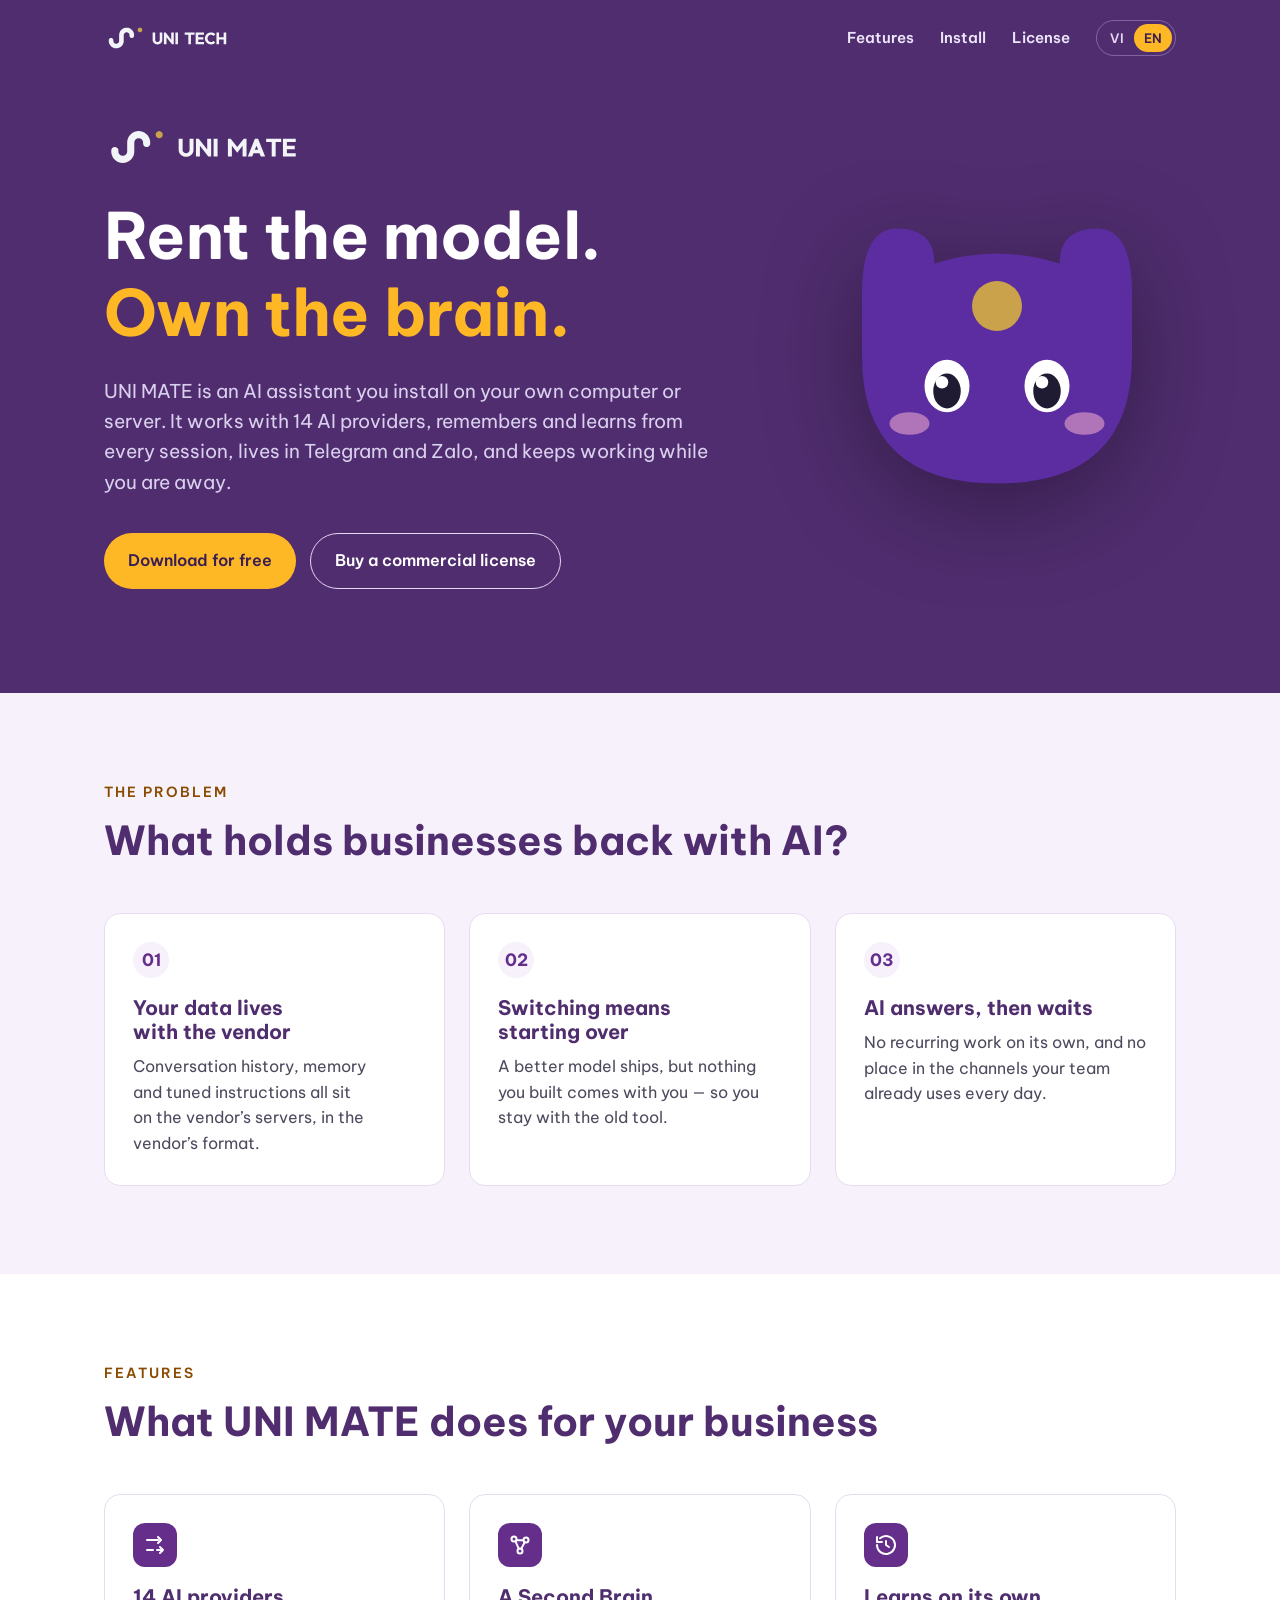
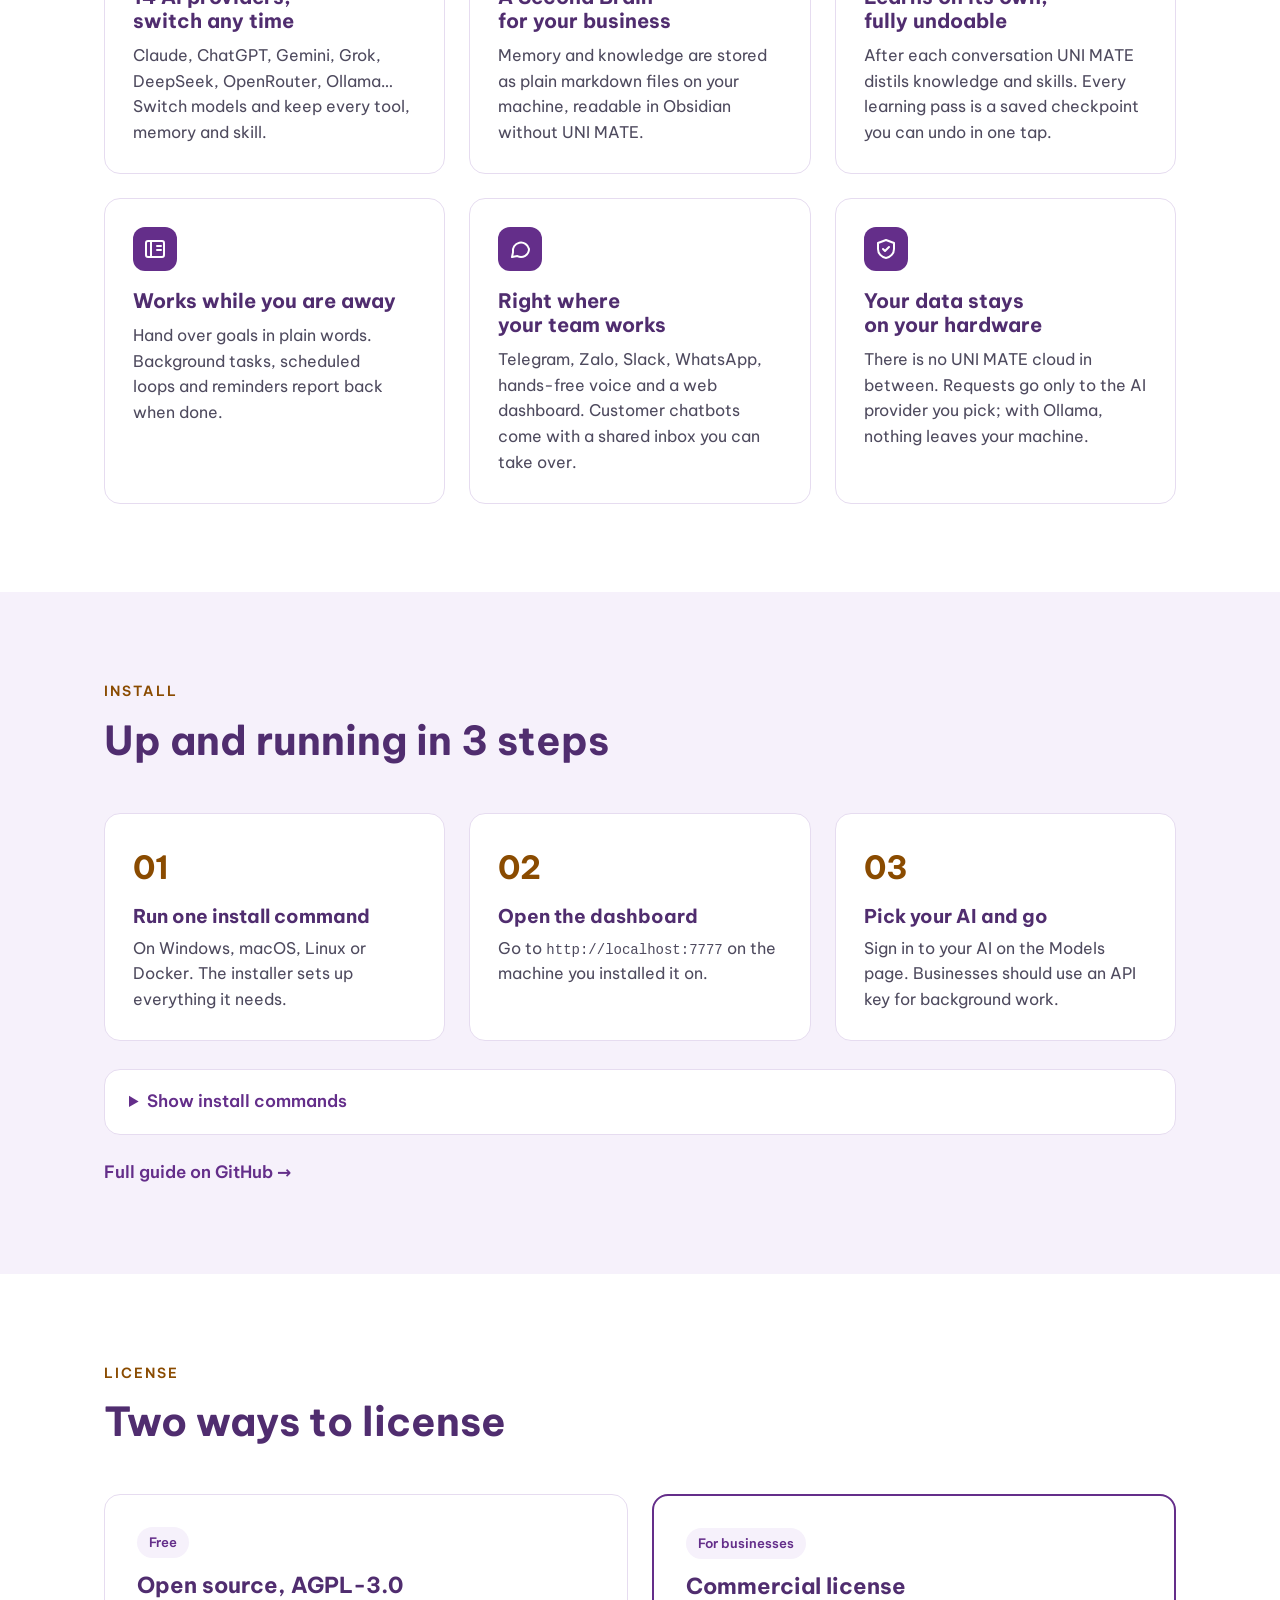
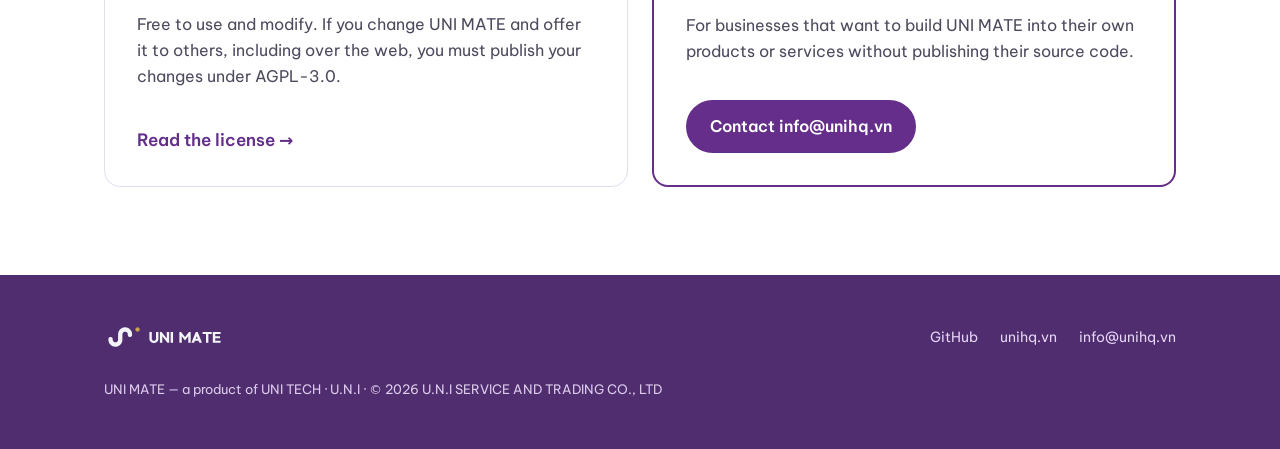
<file: unimate/index.html>
<!doctype html>
<html lang="vi" data-lang="vi">
<head>
<meta charset="utf-8">
<meta name="viewport" content="width=device-width, initial-scale=1">
<title>UNI MATE — Trợ lý AI tự cài cho doanh nghiệp</title>
<meta name="description" content="UNI MATE là trợ lý AI cài trên máy của chính doanh nghiệp: dùng 14 nhà cung cấp AI, có bộ não thứ hai tự học, làm việc trên Telegram, Zalo và chạy việc nền. Sản phẩm của UNI TECH · U.N.I.">
<link rel="icon" href="../assets/img/mascot.svg" type="image/svg+xml">
<link rel="preload" href="../assets/fonts/UNISans-Bold.woff2" as="font" type="font/woff2" crossorigin>
<link rel="stylesheet" href="../assets/css/site.css">
<meta property="og:title" content="UNI MATE — Rent the model. Own the brain.">
<meta property="og:url" content="https://tech.unihq.vn/unimate/">
</head>
<body class="theme-unimate">

<div class="dark">
  <header class="site-header">
    <div class="wrap">
      <a class="brand" href="https://tech.unihq.vn/" aria-label="UNI TECH"><img src="../assets/img/uni-tech-dark.svg" alt="UNI TECH"></a>
      <nav class="nav">
        <a href="#tinh-nang"><span lang="vi">Tính năng</span><span lang="en">Features</span></a>
        <a href="#cai-dat"><span lang="vi">Cài&nbsp;đặt</span><span lang="en">Install</span></a>
        <a href="#giay-phep"><span lang="vi">Giấy&nbsp;phép</span><span lang="en">License</span></a>
        <span class="lang" role="group" aria-label="Ngôn ngữ / Language">
          <button type="button" data-set-lang="vi" aria-pressed="true">VI</button>
          <button type="button" data-set-lang="en" aria-pressed="false">EN</button>
        </span>
      </nav>
    </div>
  </header>

  <section class="hero">
    <div class="wrap">
      <div>
        <img class="product" src="../assets/img/unimate-logo-dark.svg" alt="UNI MATE">
        <h1 lang="vi">Thuê mô&nbsp;hình AI.<br><span class="accent">Làm chủ bộ&nbsp;não.</span></h1>
        <h1 lang="en">Rent the model.<br><span class="accent">Own the brain.</span></h1>
        <p class="lead" lang="vi">UNI&nbsp;MATE là trợ&nbsp;lý AI cài trên máy&nbsp;tính hoặc máy&nbsp;chủ của chính doanh&nbsp;nghiệp. Dùng được 14&nbsp;nhà cung&nbsp;cấp AI, ghi&nbsp;nhớ và học thêm sau mỗi lần làm&nbsp;việc, có mặt trên Telegram, Zalo và tự chạy việc khi bạn vắng&nbsp;mặt.</p>
        <p class="lead" lang="en">UNI&nbsp;MATE is an AI assistant you install on your own computer or server. It works with 14 AI providers, remembers and learns from every session, lives in Telegram and Zalo, and keeps working while you are away.</p>
        <div class="actions">
          <a class="btn btn-gold" href="https://github.com/U-N-I-MATE/UNI-MATE"><span lang="vi">Tải về miễn&nbsp;phí</span><span lang="en">Download for free</span></a>
          <a class="btn btn-line" href="mailto:info@unihq.vn?subject=UNI%20MATE%20-%20Gi%E1%BA%A5y%20ph%C3%A9p%20th%C6%B0%C6%A1ng%20m%E1%BA%A1i"><span lang="vi">Liên&nbsp;hệ mua giấy&nbsp;phép</span><span lang="en">Buy a commercial license</span></a>
        </div>
      </div>
      <img class="mascot" src="../assets/img/mascot.svg" alt="" aria-hidden="true">
    </div>
  </section>
</div>

<main>
  <section class="problems">
    <div class="wrap">
      <p class="eyebrow"><span lang="vi">Vấn đề</span><span lang="en">The problem</span></p>
      <h2 class="section-title" lang="vi">Doanh&nbsp;nghiệp đang vướng gì khi dùng AI?</h2>
      <h2 class="section-title" lang="en">What holds businesses back with AI?</h2>
      <div class="grid-3">
        <article class="card">
          <span class="num">01</span>
          <h3 lang="vi">Dữ&nbsp;liệu nằm ở nhà cung&nbsp;cấp</h3><h3 lang="en">Your data lives with the vendor</h3>
          <p lang="vi">Lịch&nbsp;sử trao&nbsp;đổi, bộ&nbsp;nhớ, hướng&nbsp;dẫn đã tinh&nbsp;chỉnh đều nằm trên máy&nbsp;chủ và theo định&nbsp;dạng của nhà cung&nbsp;cấp AI.</p>
          <p lang="en">Conversation history, memory and tuned instructions all sit on the vendor’s servers, in the vendor’s format.</p>
        </article>
        <article class="card">
          <span class="num">02</span>
          <h3 lang="vi">Đổi AI là làm lại từ đầu</h3><h3 lang="en">Switching means starting over</h3>
          <p lang="vi">Có mô&nbsp;hình tốt hơn nhưng không mang theo được những gì đã xây&nbsp;dựng, nên đành ở lại với công&nbsp;cụ cũ.</p>
          <p lang="en">A better model ships, but nothing you built comes with you — so you stay with the old tool.</p>
        </article>
        <article class="card">
          <span class="num">03</span>
          <h3 lang="vi">AI chỉ trả lời rồi chờ</h3><h3 lang="en">AI answers, then waits</h3>
          <p lang="vi">Không tự chạy việc định&nbsp;kỳ, không nằm trong kênh làm&nbsp;việc hằng&nbsp;ngày của đội&nbsp;ngũ như Zalo, Telegram.</p>
          <p lang="en">No recurring work on its own, and no place in the channels your team already uses every day.</p>
        </article>
      </div>
    </div>
  </section>

  <section id="tinh-nang">
    <div class="wrap">
      <p class="eyebrow"><span lang="vi">Tính năng</span><span lang="en">Features</span></p>
      <h2 class="section-title" lang="vi">UNI&nbsp;MATE làm được gì cho doanh&nbsp;nghiệp</h2>
      <h2 class="section-title" lang="en">What UNI&nbsp;MATE does for your business</h2>
      <div class="grid-3">
        <article class="card feature">
          <div class="icon"><svg viewBox="0 0 24 24" fill="none" stroke="currentColor" stroke-width="2" stroke-linecap="round" stroke-linejoin="round"><path d="M4 7h11M4 17h6M15 4l3 3-3 3M14 17h6M17 14l3 3-3 3"/></svg></div>
          <h3 lang="vi">14&nbsp;nhà cung&nbsp;cấp AI, đổi bất cứ lúc nào</h3><h3 lang="en">14 AI providers, switch any time</h3>
          <p lang="vi">Claude, ChatGPT, Gemini, Grok, DeepSeek, OpenRouter, Ollama… Đổi mô&nbsp;hình vẫn giữ nguyên công&nbsp;cụ, bộ&nbsp;nhớ và kỹ&nbsp;năng.</p>
          <p lang="en">Claude, ChatGPT, Gemini, Grok, DeepSeek, OpenRouter, Ollama… Switch models and keep every tool, memory and skill.</p>
        </article>
        <article class="card feature">
          <div class="icon"><svg viewBox="0 0 24 24" fill="none" stroke="currentColor" stroke-width="2" stroke-linecap="round" stroke-linejoin="round"><circle cx="6" cy="6" r="2.5"/><circle cx="18" cy="7" r="2.5"/><circle cx="12" cy="18" r="2.5"/><path d="M8.3 7.2l7.3.0M7.4 8.2l3.4 7.6M16.7 9.2l-3.5 6.7"/></svg></div>
          <h3 lang="vi">Bộ&nbsp;não thứ hai của doanh&nbsp;nghiệp</h3><h3 lang="en">A Second Brain for your business</h3>
          <p lang="vi">Bộ&nbsp;nhớ và kho kiến&nbsp;thức lưu thành tệp văn&nbsp;bản trên máy của bạn, mở được bằng Obsidian, không phụ&nbsp;thuộc phần&nbsp;mềm.</p>
          <p lang="en">Memory and knowledge are stored as plain markdown files on your machine, readable in Obsidian without UNI&nbsp;MATE.</p>
        </article>
        <article class="card feature">
          <div class="icon"><svg viewBox="0 0 24 24" fill="none" stroke="currentColor" stroke-width="2" stroke-linecap="round" stroke-linejoin="round"><path d="M3 12a9 9 0 1 0 3-6.7"/><path d="M3 4v5h5"/><path d="M12 8v4l3 2"/></svg></div>
          <h3 lang="vi">Tự học, hoàn&nbsp;tác được</h3><h3 lang="en">Learns on its own, fully undoable</h3>
          <p lang="vi">Sau mỗi cuộc trò&nbsp;chuyện, UNI&nbsp;MATE tự rút ra kiến&nbsp;thức và kỹ&nbsp;năng. Mỗi lần học là một mốc lưu, hoàn&nbsp;tác bằng 01&nbsp;thao tác.</p>
          <p lang="en">After each conversation UNI&nbsp;MATE distils knowledge and skills. Every learning pass is a saved checkpoint you can undo in one tap.</p>
        </article>
        <article class="card feature">
          <div class="icon"><svg viewBox="0 0 24 24" fill="none" stroke="currentColor" stroke-width="2" stroke-linecap="round" stroke-linejoin="round"><rect x="3" y="4" width="18" height="16" rx="2"/><path d="M8 4v16M14 9h4M14 13h4"/></svg></div>
          <h3 lang="vi">Làm&nbsp;việc khi bạn vắng&nbsp;mặt</h3><h3 lang="en">Works while you are away</h3>
          <p lang="vi">Giao việc bằng lời thường. Việc chạy nền, lặp lại theo lịch, nhắc việc và báo kết&nbsp;quả khi xong.</p>
          <p lang="en">Hand over goals in plain words. Background tasks, scheduled loops and reminders report back when done.</p>
        </article>
        <article class="card feature">
          <div class="icon"><svg viewBox="0 0 24 24" fill="none" stroke="currentColor" stroke-width="2" stroke-linecap="round" stroke-linejoin="round"><path d="M21 12a8 8 0 0 1-11.6 7.1L4 20l1-4.6A8 8 0 1 1 21 12z"/></svg></div>
          <h3 lang="vi">Có mặt trên kênh bạn đang dùng</h3><h3 lang="en">Right where your team works</h3>
          <p lang="vi">Telegram, Zalo, Slack, WhatsApp, giọng&nbsp;nói rảnh&nbsp;tay và bảng điều&nbsp;khiển trên web. Chatbot trả lời khách có hộp&nbsp;thư chung để tiếp&nbsp;quản.</p>
          <p lang="en">Telegram, Zalo, Slack, WhatsApp, hands-free voice and a web dashboard. Customer chatbots come with a shared inbox you can take over.</p>
        </article>
        <article class="card feature">
          <div class="icon"><svg viewBox="0 0 24 24" fill="none" stroke="currentColor" stroke-width="2" stroke-linecap="round" stroke-linejoin="round"><path d="M12 3l8 3v6c0 4.5-3.4 8.3-8 9-4.6-.7-8-4.5-8-9V6z"/><path d="M9 12l2 2 4-4"/></svg></div>
          <h3 lang="vi">Dữ&nbsp;liệu ở lại trên máy của bạn</h3><h3 lang="en">Your data stays on your hardware</h3>
          <p lang="vi">Không có máy&nbsp;chủ trung&nbsp;gian của UNI&nbsp;MATE. Yêu&nbsp;cầu chỉ gửi tới nhà cung&nbsp;cấp AI bạn chọn; dùng Ollama thì dữ&nbsp;liệu không rời khỏi máy.</p>
          <p lang="en">There is no UNI&nbsp;MATE cloud in between. Requests go only to the AI provider you pick; with Ollama, nothing leaves your machine.</p>
        </article>
      </div>
    </div>
  </section>

  <section class="install" id="cai-dat">
    <div class="wrap">
      <p class="eyebrow"><span lang="vi">Cài&nbsp;đặt</span><span lang="en">Install</span></p>
      <h2 class="section-title" lang="vi">Chạy được sau 03&nbsp;bước</h2>
      <h2 class="section-title" lang="en">Up and running in 3 steps</h2>
      <div class="steps">
        <article class="step">
          <h3 lang="vi">Chạy 01&nbsp;lệnh cài&nbsp;đặt</h3><h3 lang="en">Run one install command</h3>
          <p lang="vi">Trên Windows, macOS, Linux hoặc Docker. Bộ cài tự chuẩn&nbsp;bị mọi thứ cần&nbsp;thiết.</p>
          <p lang="en">On Windows, macOS, Linux or Docker. The installer sets up everything it needs.</p>
        </article>
        <article class="step">
          <h3 lang="vi">Mở bảng điều&nbsp;khiển</h3><h3 lang="en">Open the dashboard</h3>
          <p lang="vi">Truy&nbsp;cập <code>http://localhost:7777</code> trên máy đã cài.</p>
          <p lang="en">Go to <code>http://localhost:7777</code> on the machine you installed it on.</p>
        </article>
        <article class="step">
          <h3 lang="vi">Chọn AI và bắt&nbsp;đầu</h3><h3 lang="en">Pick your AI and go</h3>
          <p lang="vi">Đăng&nbsp;nhập tài&nbsp;khoản AI ở trang Models. Doanh&nbsp;nghiệp nên dùng khoá&nbsp;API cho các việc chạy nền.</p>
          <p lang="en">Sign in to your AI on the Models page. Businesses should use an API key for background work.</p>
        </article>
      </div>
      <details>
        <summary><span lang="vi">Xem lệnh cài&nbsp;đặt</span><span lang="en">Show install commands</span></summary>
        <div class="cmd">
          <div><strong>Linux / macOS</strong><code>git clone https://github.com/U-N-I-MATE/UNI-MATE.git unimate &amp;&amp; cd unimate &amp;&amp; chmod +x install.sh &amp;&amp; ./install.sh</code></div>
          <div><strong>Windows</strong><code>git clone https://github.com/U-N-I-MATE/UNI-MATE.git unimate; cd unimate; powershell -ExecutionPolicy Bypass -File install.ps1</code></div>
          <div><strong>Docker</strong><code>curl -fsSLO https://raw.githubusercontent.com/U-N-I-MATE/UNI-MATE/main/docker-compose.yml &amp;&amp; docker compose up -d</code></div>
        </div>
      </details>
      <a class="link" href="https://github.com/U-N-I-MATE/UNI-MATE#-quick-start"><span lang="vi">Hướng&nbsp;dẫn chi&nbsp;tiết trên GitHub →</span><span lang="en">Full guide on GitHub →</span></a>
    </div>
  </section>

  <section id="giay-phep">
    <div class="wrap">
      <p class="eyebrow"><span lang="vi">Giấy&nbsp;phép</span><span lang="en">License</span></p>
      <h2 class="section-title" lang="vi">Hai lựa&nbsp;chọn giấy&nbsp;phép</h2>
      <h2 class="section-title" lang="en">Two ways to license</h2>
      <div class="licenses">
        <article class="license">
          <span class="tag"><span lang="vi">Miễn&nbsp;phí</span><span lang="en">Free</span></span>
          <h3 lang="vi">Mã&nbsp;nguồn mở AGPL-3.0</h3><h3 lang="en">Open source, AGPL-3.0</h3>
          <p lang="vi">Dùng và sửa&nbsp;đổi miễn&nbsp;phí. Nếu bạn sửa UNI&nbsp;MATE rồi cung&nbsp;cấp lại cho người khác, kể cả qua web, phải công&nbsp;khai mã&nbsp;nguồn phần đã sửa theo giấy&nbsp;phép AGPL-3.0.</p>
          <p lang="en">Free to use and modify. If you change UNI&nbsp;MATE and offer it to others, including over the web, you must publish your changes under AGPL-3.0.</p>
          <a class="link" href="https://github.com/U-N-I-MATE/UNI-MATE/blob/main/LICENSE"><span lang="vi">Đọc giấy&nbsp;phép →</span><span lang="en">Read the license →</span></a>
        </article>
        <article class="license highlight">
          <span class="tag"><span lang="vi">Cho doanh&nbsp;nghiệp</span><span lang="en">For businesses</span></span>
          <h3 lang="vi">Giấy&nbsp;phép thương&nbsp;mại</h3><h3 lang="en">Commercial license</h3>
          <p lang="vi">Dành cho doanh&nbsp;nghiệp muốn tích&nbsp;hợp UNI&nbsp;MATE vào sản&nbsp;phẩm, dịch&nbsp;vụ của mình mà không phải công&nbsp;khai mã&nbsp;nguồn.</p>
          <p lang="en">For businesses that want to build UNI&nbsp;MATE into their own products or services without publishing their source code.</p>
          <a class="btn btn-tech" href="mailto:info@unihq.vn?subject=UNI%20MATE%20-%20Gi%E1%BA%A5y%20ph%C3%A9p%20th%C6%B0%C6%A1ng%20m%E1%BA%A1i"><span lang="vi">Liên&nbsp;hệ info@unihq.vn</span><span lang="en">Contact info@unihq.vn</span></a>
        </article>
      </div>
    </div>
  </section>
</main>

<footer class="dark site-footer">
  <div class="wrap">
    <img src="../assets/img/unimate-logo-dark.svg" alt="UNI MATE">
    <nav>
      <a href="https://github.com/U-N-I-MATE/UNI-MATE">GitHub</a>
      <a href="https://unihq.vn/">unihq.vn</a>
      <a href="mailto:info@unihq.vn">info@unihq.vn</a>
    </nav>
    <small lang="vi">UNI&nbsp;MATE — Sản&nbsp;phẩm của UNI&nbsp;TECH · U.N.I  ·  <span class="sym">©</span> 2026 U.N.I SERVICE AND TRADING CO., LTD</small>
    <small lang="en">UNI&nbsp;MATE — a product of UNI&nbsp;TECH · U.N.I  ·  <span class="sym">©</span> 2026 U.N.I SERVICE AND TRADING CO., LTD</small>
  </div>
</footer>

<script src="../assets/js/lang.js"></script>
</body>
</html>
</file>
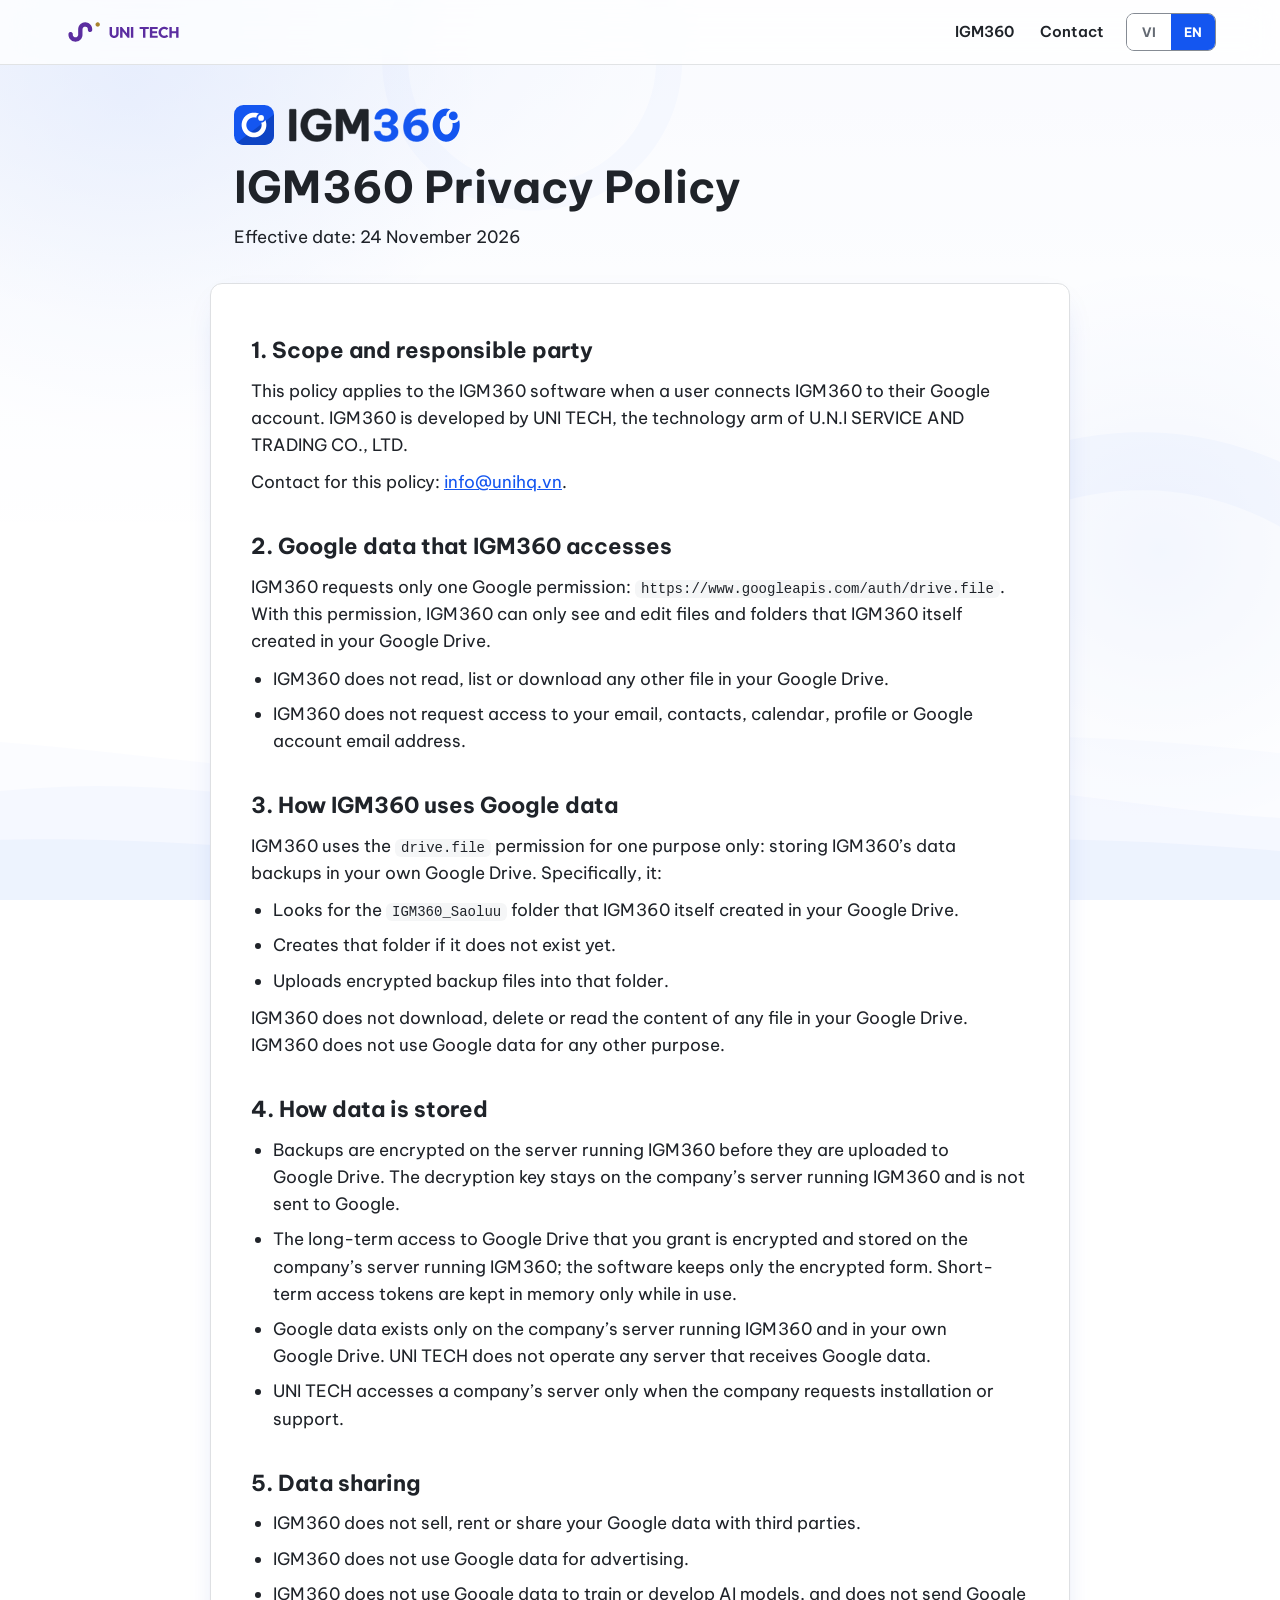
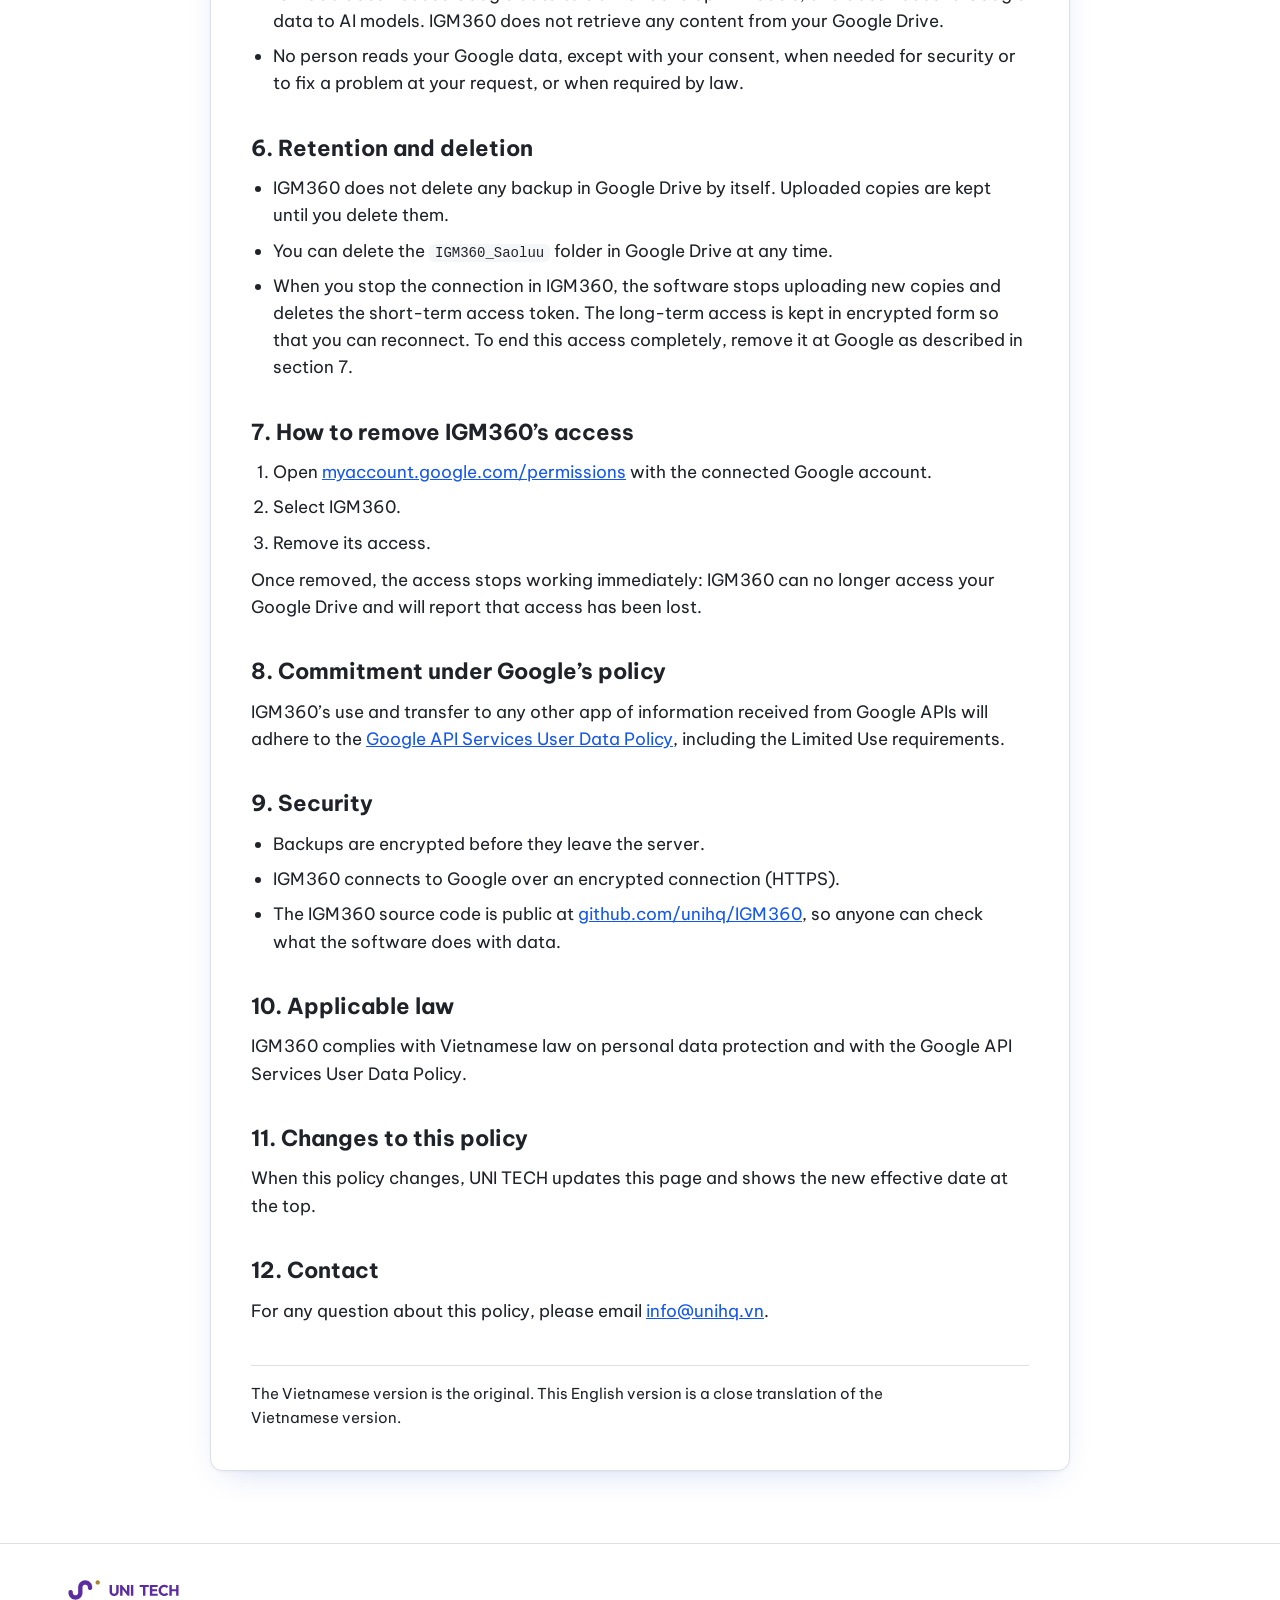
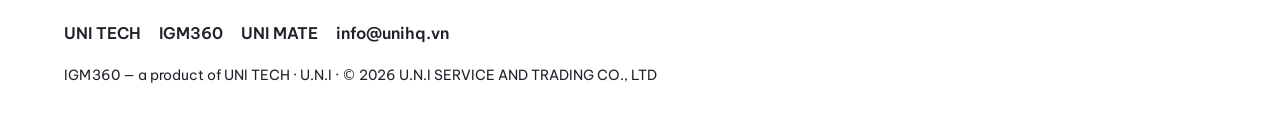
<file: igm360/privacy/index.html>
<!doctype html>
<html lang="vi" data-lang="vi">
<head>
<meta charset="utf-8">
<meta name="viewport" content="width=device-width, initial-scale=1">
<title>Chính sách riêng tư IGM360 · IGM360 Privacy Policy</title>
<meta name="description" content="Chính sách riêng tư của IGM360: cách IGM360 truy cập, dùng, lưu và chia sẻ dữ liệu Google khi kết nối Google Drive (chỉ quyền drive.file). · IGM360 Privacy Policy: how IGM360 accesses, uses, stores and shares Google user data (drive.file scope only).">
<link rel="icon" href="../../assets/img/igm360/nhandien/favicon.ico" sizes="16x16 32x32">
<link rel="icon" href="../../assets/img/igm360/nhandien/igm360-32.png" type="image/png" sizes="32x32">
<link rel="apple-touch-icon" href="../../assets/img/igm360/nhandien/igm360-180.png">
<link rel="preload" href="../../assets/fonts/UNISans-Bold.woff2" as="font" type="font/woff2" crossorigin>
<link rel="stylesheet" href="../../assets/css/site.css">
<link rel="stylesheet" href="../../assets/css/igm360.css">
<link rel="canonical" href="https://tech.unihq.vn/igm360/privacy/">
</head>
<body class="theme-igm ig-trang">
<div class="pn pn1" aria-hidden="true"><i class="pn-dom a"></i><i class="pn-dom b"></i><i class="pn-dom c"></i>
<div class="pn-vong"><svg viewBox="0 0 680 680" width="680" height="680" aria-hidden="true"><path d="M622.42,150.69 L631.37,164.78 L639.63,179.3 L647.15,194.2 L653.94,209.46 L659.97,225.03 L665.23,240.87 L669.7,256.96 L673.38,273.24 L676.26,289.69 L678.32,306.26 L679.57,322.91 L680,339.6 L679.61,356.29 L678.4,372.94 L676.37,389.52 L673.54,405.97 L669.9,422.27 L665.46,438.36 L660.24,454.22 L654.25,469.8 L647.49,485.08 L640,500 L631.79,514.53 L622.87,528.64 L613.26,542.3 L603,555.47 L592.11,568.13 L580.6,580.23 L568.52,591.75 L555.89,602.67 L542.73,612.95 L529.09,622.57 L514.99,631.51 L500.47,639.75 L485.56,647.27 L470.3,654.04 L454.72,660.06 L438.87,665.31 L422.78,669.77 L406.49,673.43 L390.04,676.3 L373.47,678.35 L356.82,679.58 L340.13,680 L323.44,679.6 L306.79,678.37 L290.22,676.34 L273.77,673.49 L257.48,669.83 L241.38,665.38 L225.53,660.15 L209.95,654.14 L194.68,647.38 L179.77,639.88 L165.24,631.65 L151.13,622.72 L137.48,613.11 L124.32,602.83 L111.68,591.93 L99.58,580.42 L88.07,568.32 L77.17,555.68 L66.89,542.52 L57.28,528.87 L48.35,514.76 L40.12,500.23 L32.62,485.32 L25.86,470.05 L19.85,454.47 L14.62,438.62 L10.17,422.52 L6.51,406.23 L3.66,389.78 L1.63,373.21 L0.4,356.56 L0,339.87 L0.42,323.18 L1.65,306.53 L3.7,289.96 L6.57,273.51 L10.23,257.22 L14.69,241.13 L19.94,225.28 L25.96,209.7 L32.73,194.44 L40.25,179.53 L48.49,165.01 L57.43,150.91 L67.05,137.27 L77.33,124.11 L88.25,111.48 L99.77,99.4 L111.87,87.89 L124.53,77 L137.7,66.74 L151.36,57.13 L165.47,48.21 L180,40 L194.92,32.51 L210.2,25.75 L225.78,19.76 L241.64,14.54 L257.73,10.1 L274.03,6.46 L290.48,3.63 L307.06,1.6 L323.71,0.39 L340.4,0 L357.09,0.43 L373.74,1.68 L390.31,3.74 L406.76,6.62 L423.04,10.3 L439.13,14.77 L454.97,20.03 L470.54,26.06 L485.8,32.85 L500.7,40.37 L515.22,48.63 L529.31,57.58 L525.98,59.32 L522.75,61.24 L519.62,63.33 L516.62,65.59 L513.74,68.01 L510.99,70.58 L508.39,73.29 L505.94,76.14 L503.65,79.12 L501.52,82.22 L499.56,85.43 L497.77,88.74 L496.17,92.14 L494.75,95.62 L493.53,99.17 L492.49,102.79 L480.74,95.63 L468.66,89.06 L456.27,83.08 L443.6,77.72 L430.68,72.98 L417.55,68.87 L404.23,65.41 L390.76,62.61 L377.18,60.46 L363.5,58.98 L349.76,58.17 L336.01,58.03 L322.26,58.56 L308.55,59.76 L294.92,61.63 L281.4,64.16 L268.01,67.34 L254.8,71.18 L241.79,75.65 L229.02,80.76 L216.5,86.48 L204.29,92.8 L192.39,99.72 L180.85,107.2 L169.68,115.24 L158.92,123.82 L148.59,132.91 L138.72,142.49 L129.33,152.54 L120.44,163.04 L112.07,173.96 L104.24,185.27 L96.97,196.95 L90.29,208.98 L84.19,221.31 L78.71,233.93 L73.85,246.8 L69.62,259.89 L66.03,273.18 L63.1,286.62 L60.82,300.19 L59.22,313.85 L58.27,327.58 L58,341.33 L58.4,355.08 L59.47,368.8 L61.21,382.45 L63.62,395.99 L66.68,409.41 L70.39,422.66 L74.74,435.71 L79.72,448.53 L85.32,461.1 L91.53,473.37 L98.33,485.33 L105.71,496.95 L113.64,508.19 L122.12,519.03 L131.11,529.44 L140.6,539.4 L150.56,548.89 L160.97,557.88 L171.81,566.36 L183.05,574.29 L194.67,581.67 L206.63,588.47 L218.9,594.68 L231.47,600.28 L244.29,605.26 L257.34,609.61 L270.59,613.32 L284.01,616.38 L297.55,618.79 L311.2,620.53 L324.92,621.6 L338.67,622 L352.42,621.73 L366.15,620.78 L379.81,619.18 L393.38,616.9 L406.82,613.97 L420.11,610.38 L433.2,606.15 L446.07,601.29 L458.69,595.81 L471.02,589.71 L483.05,583.03 L494.73,575.76 L506.04,567.93 L516.96,559.56 L527.46,550.67 L537.51,541.28 L547.09,531.41 L556.18,521.08 L564.76,510.32 L572.8,499.15 L580.28,487.61 L587.2,475.71 L593.52,463.5 L599.24,450.98 L604.35,438.21 L608.82,425.2 L612.66,411.99 L615.84,398.6 L618.37,385.08 L620.24,371.45 L621.44,357.74 L621.97,343.99 L621.83,330.24 L621.02,316.5 L619.54,302.82 L617.39,289.24 L614.59,275.77 L611.13,262.45 L607.02,249.32 L602.28,236.4 L596.92,223.73 L590.94,211.34 L584.37,199.26 L577.21,187.51 L580.83,186.47 L584.38,185.25 L587.86,183.83 L591.26,182.23 L594.57,180.44 L597.78,178.48 L600.88,176.35 L603.86,174.06 L606.71,171.61 L609.42,169.01 L611.99,166.26 L614.41,163.38 L616.67,160.38 L618.76,157.25 L620.68,154.02 L622.42,150.69Z" fill="#1456F0" fill-opacity="0.07"/><circle cx="559.91" cy="120.09" r="57.42" fill="#1456F0" fill-opacity="0.07"/></svg></div><div class="pn-vong2"><svg viewBox="0 0 300 300" width="300" height="300" aria-hidden="true"><path d="M274.87,66.89 L278.8,73.12 L282.41,79.52 L285.71,86.1 L288.68,92.83 L291.32,99.7 L293.61,106.69 L295.56,113.79 L297.16,120.97 L298.41,128.22 L299.3,135.52 L299.83,142.86 L300,150.22 L299.81,157.57 L299.26,164.91 L298.35,172.21 L297.08,179.46 L295.46,186.64 L293.49,193.73 L291.17,200.71 L288.51,207.57 L285.52,214.29 L282.21,220.86 L278.57,227.26 L274.63,233.47 L270.39,239.48 L265.85,245.28 L261.04,250.85 L255.96,256.17 L250.63,261.24 L245.05,266.04 L239.25,270.56 L233.23,274.79 L227.01,278.72 L220.6,282.34 L214.03,285.65 L207.3,288.62 L200.43,291.27 L193.45,293.57 L186.35,295.53 L179.17,297.14 L171.92,298.39 L164.62,299.29 L157.28,299.82 L149.93,300 L142.57,299.82 L135.23,299.27 L127.93,298.37 L120.68,297.11 L113.5,295.49 L106.41,293.53 L99.43,291.22 L92.56,288.57 L85.84,285.58 L79.27,282.28 L72.87,278.65 L66.65,274.71 L60.63,270.47 L54.83,265.95 L49.26,261.14 L43.93,256.07 L38.86,250.74 L34.05,245.17 L29.53,239.37 L25.29,233.35 L21.35,227.13 L17.72,220.73 L14.42,214.16 L11.43,207.44 L8.78,200.57 L6.47,193.59 L4.51,186.5 L2.89,179.32 L1.63,172.07 L0.73,164.77 L0.18,157.43 L0,150.07 L0.18,142.72 L0.71,135.38 L1.61,128.08 L2.86,120.83 L4.47,113.65 L6.43,106.55 L8.73,99.57 L11.38,92.7 L14.35,85.97 L17.66,79.4 L21.28,72.99 L25.21,66.77 L29.44,60.75 L33.96,54.95 L38.76,49.37 L43.83,44.04 L49.15,38.96 L54.72,34.15 L60.52,29.61 L66.53,25.37 L72.74,21.43 L79.14,17.79 L85.71,14.48 L92.43,11.49 L99.29,8.83 L106.27,6.51 L113.36,4.54 L120.54,2.92 L127.79,1.65 L135.09,0.74 L142.43,0.19 L149.78,0 L157.14,0.17 L164.48,0.7 L171.78,1.59 L179.03,2.84 L186.21,4.44 L193.31,6.39 L200.3,8.68 L207.17,11.32 L213.9,14.29 L220.48,17.59 L226.88,21.2 L233.11,25.13 L231.62,25.91 L230.17,26.78 L228.77,27.72 L227.42,28.73 L226.13,29.82 L224.91,30.97 L223.74,32.19 L222.64,33.47 L221.62,34.81 L220.67,36.2 L219.79,37.64 L218.99,39.12 L218.28,40.65 L217.65,42.21 L217.1,43.81 L216.64,45.43 L211.47,42.31 L206.15,39.44 L200.7,36.84 L195.12,34.5 L189.44,32.44 L183.67,30.66 L177.82,29.16 L171.9,27.95 L165.93,27.03 L159.92,26.4 L153.89,26.06 L147.85,26.02 L141.81,26.27 L135.8,26.82 L129.81,27.65 L123.88,28.78 L118,30.2 L112.21,31.9 L106.5,33.88 L100.9,36.14 L95.41,38.66 L90.05,41.46 L84.83,44.5 L79.77,47.8 L74.88,51.34 L70.16,55.12 L65.64,59.12 L61.31,63.34 L57.19,67.76 L53.3,72.38 L49.63,77.18 L46.21,82.16 L43.02,87.29 L40.1,92.58 L37.43,98 L35.03,103.54 L32.91,109.2 L31.06,114.95 L29.49,120.78 L28.21,126.69 L27.22,132.65 L26.52,138.65 L26.11,144.68 L26,150.72 L26.18,156.76 L26.66,162.78 L27.43,168.77 L28.49,174.72 L29.84,180.61 L31.47,186.42 L33.39,192.15 L35.58,197.78 L38.04,203.3 L40.77,208.69 L43.76,213.94 L47,219.04 L50.48,223.97 L54.2,228.73 L58.15,233.31 L62.32,237.68 L66.69,241.85 L71.27,245.8 L76.03,249.52 L80.96,253 L86.06,256.24 L91.31,259.23 L96.7,261.96 L102.22,264.42 L107.85,266.61 L113.58,268.53 L119.39,270.16 L125.28,271.51 L131.23,272.57 L137.22,273.34 L143.24,273.82 L149.28,274 L155.32,273.89 L161.35,273.48 L167.35,272.78 L173.31,271.79 L179.22,270.51 L185.05,268.94 L190.8,267.09 L196.46,264.97 L202,262.57 L207.42,259.9 L212.71,256.98 L217.84,253.79 L222.82,250.37 L227.62,246.7 L232.24,242.81 L236.66,238.69 L240.88,234.36 L244.88,229.84 L248.66,225.12 L252.2,220.23 L255.5,215.17 L258.54,209.95 L261.34,204.59 L263.86,199.1 L266.12,193.5 L268.1,187.79 L269.8,182 L271.22,176.12 L272.35,170.19 L273.18,164.2 L273.73,158.19 L273.98,152.15 L273.94,146.11 L273.6,140.08 L272.97,134.07 L272.05,128.1 L270.84,122.18 L269.34,116.33 L267.56,110.56 L265.5,104.88 L263.16,99.3 L260.56,93.85 L257.69,88.53 L254.57,83.36 L256.19,82.9 L257.79,82.35 L259.35,81.72 L260.88,81.01 L262.36,80.21 L263.8,79.33 L265.19,78.38 L266.53,77.36 L267.81,76.26 L269.03,75.09 L270.18,73.87 L271.27,72.58 L272.28,71.23 L273.22,69.83 L274.09,68.38 L274.87,66.89Z" fill="#1456F0" fill-opacity="0.06"/><circle cx="246.87" cy="53.13" r="25.74" fill="#1456F0" fill-opacity="0.06"/></svg></div>
<svg class="pn-doi" viewBox="0 0 1440 320" preserveAspectRatio="none" aria-hidden="true"><path d="M0,320 L0,132.8 L36,136.0 L72,139.5 L108,143.4 L144,147.5 L180,151.6 L216,155.7 L252,159.6 L288,163.3 L324,166.5 L360,169.3 L396,171.4 L432,173.0 L468,173.8 L504,174.0 L540,173.4 L576,172.1 L612,170.2 L648,167.7 L684,164.6 L720,161.1 L756,157.3 L792,153.3 L828,149.1 L864,145.0 L900,141.1 L936,137.4 L972,134.0 L1008,131.2 L1044,128.9 L1080,127.3 L1116,126.3 L1152,126.0 L1188,126.4 L1224,127.6 L1260,129.4 L1296,131.8 L1332,134.8 L1368,138.2 L1404,142.0 L1440,146.0 L1440,320 Z" fill="#1456F0" fill-opacity="0.04"/><path d="M0,320 L0,190.7 L36,187.8 L72,185.8 L108,185.0 L144,185.4 L180,186.9 L216,189.5 L252,193.0 L288,197.3 L324,201.9 L360,206.8 L396,211.5 L432,215.9 L468,219.6 L504,222.5 L540,224.3 L576,225.0 L612,224.5 L648,222.9 L684,220.2 L720,216.6 L756,212.3 L792,207.6 L828,202.7 L864,198.0 L900,193.7 L936,190.1 L972,187.3 L1008,185.6 L1044,185.0 L1080,185.6 L1116,187.4 L1152,190.1 L1188,193.8 L1224,198.1 L1260,202.9 L1296,207.7 L1332,212.4 L1368,216.7 L1404,220.2 L1440,222.9 L1440,320 Z" fill="#1456F0" fill-opacity="0.06"/><path d="M0,320 L0,248.7 L36,248.1 L72,248.1 L108,248.6 L144,249.7 L180,251.3 L216,253.3 L252,255.7 L288,258.4 L324,261.2 L360,264.1 L396,266.8 L432,269.4 L468,271.7 L504,273.5 L540,274.9 L576,275.7 L612,276.0 L648,275.7 L684,274.8 L720,273.4 L756,271.5 L792,269.2 L828,266.7 L864,263.9 L900,261.0 L936,258.2 L972,255.6 L1008,253.2 L1044,251.2 L1080,249.6 L1116,248.5 L1152,248.0 L1188,248.1 L1224,248.8 L1260,250.0 L1296,251.7 L1332,253.8 L1368,256.3 L1404,259.0 L1440,261.9 L1440,320 Z" fill="#1456F0" fill-opacity="0.09"/></svg></div>

<div>
  <header class="ig-dau">
    <div class="wrap">
      <a class="ig-logo" href="/" aria-label="UNI TECH"><img src="../../assets/img/uni-tech.svg" alt="UNI TECH"></a>
      <nav class="ig-nav ig-nav-cs">
        <a href="/igm360/">IGM360</a>
        <a href="mailto:info@unihq.vn"><span lang="vi">Liên&nbsp;hệ</span><span lang="en">Contact</span></a>
        <span class="ig-lang" role="group" aria-label="Ngôn ngữ / Language">
          <button type="button" data-set-lang="vi" aria-pressed="true">VI</button>
          <button type="button" data-set-lang="en" aria-pressed="false">EN</button>
        </span>
      </nav>
    </div>
  </header>
  <section class="policy-head-ig">
    <div class="wrap">
      <img src="../../assets/img/igm360/nhandien/igm360-logo-ngang.svg" width="226" height="40" alt="IGM360">
      <h1 lang="vi">Chính&nbsp;sách riêng&nbsp;tư IGM360</h1>
      <h1 lang="en">IGM360 Privacy Policy</h1>
      <p class="lead"><span lang="vi">Hiệu&nbsp;lực từ ngày 24/11/2026</span><span lang="en">Effective date: 24 November 2026</span></p>
    </div>
  </section>
</div>

<main class="policy">
  <div class="wrap">

    <h2 lang="vi">1. Phạm&nbsp;vi và đơn&nbsp;vị chịu trách&nbsp;nhiệm</h2>
    <h2 lang="en">1. Scope and responsible party</h2>
    <p lang="vi">Chính&nbsp;sách này áp&nbsp;dụng cho phần&nbsp;mềm IGM360 khi người dùng kết&nbsp;nối IGM360 với tài&nbsp;khoản Google của mình. IGM360 do UNI&nbsp;TECH, mảng công&nbsp;nghệ của Công&nbsp;ty TNHH Thương&nbsp;mại và Dịch&nbsp;vụ U.N.I (U.N.I SERVICE AND TRADING CO., LTD), phát&nbsp;triển.</p>
    <p lang="en">This policy applies to the IGM360 software when a user connects IGM360 to their Google account. IGM360 is developed by UNI&nbsp;TECH, the technology arm of U.N.I SERVICE AND TRADING CO., LTD.</p>
    <p><span lang="vi">Liên&nbsp;hệ về chính&nbsp;sách này:</span><span lang="en">Contact for this policy:</span> <a href="mailto:info@unihq.vn">info@unihq.vn</a>.</p>

    <h2 lang="vi">2. Dữ&nbsp;liệu Google mà IGM360 truy&nbsp;cập</h2>
    <h2 lang="en">2. Google data that IGM360 accesses</h2>
    <p lang="vi">IGM360 chỉ xin 01 quyền của Google: <code>https://www.googleapis.com/auth/drive.file</code>. Với quyền này, IGM360 chỉ thấy và sửa tệp, thư&nbsp;mục do chính IGM360 tạo ra trên Google&nbsp;Drive của bạn.</p>
    <p lang="en">IGM360 requests only one Google permission: <code>https://www.googleapis.com/auth/drive.file</code>. With this permission, IGM360 can only see and edit files and folders that IGM360 itself created in your Google&nbsp;Drive.</p>
    <ul>
      <li><span lang="vi">IGM360 không đọc, không liệt&nbsp;kê, không tải về bất kỳ tệp nào khác trên Google&nbsp;Drive của bạn.</span><span lang="en">IGM360 does not read, list or download any other file in your Google&nbsp;Drive.</span></li>
      <li><span lang="vi">IGM360 không xin quyền đọc email, danh&nbsp;bạ, lịch, hồ&nbsp;sơ hay địa&nbsp;chỉ email tài&nbsp;khoản Google của bạn.</span><span lang="en">IGM360 does not request access to your email, contacts, calendar, profile or Google account email address.</span></li>
    </ul>

    <h2 lang="vi">3. IGM360 dùng dữ&nbsp;liệu Google để làm gì</h2>
    <h2 lang="en">3. How IGM360 uses Google data</h2>
    <p lang="vi">IGM360 dùng quyền <code>drive.file</code> cho một việc duy&nbsp;nhất: cất bản sao&nbsp;lưu dữ&nbsp;liệu của IGM360 lên Google&nbsp;Drive của chính bạn. Cụ&nbsp;thể:</p>
    <p lang="en">IGM360 uses the <code>drive.file</code> permission for one purpose only: storing IGM360’s data backups in your own Google&nbsp;Drive. Specifically, it:</p>
    <ul>
      <li><span lang="vi">Tìm thư&nbsp;mục <code>IGM360_Saoluu</code> do chính IGM360 tạo trên Google&nbsp;Drive của bạn.</span><span lang="en">Looks for the <code>IGM360_Saoluu</code> folder that IGM360 itself created in your Google&nbsp;Drive.</span></li>
      <li><span lang="vi">Tạo thư&nbsp;mục đó nếu chưa có.</span><span lang="en">Creates that folder if it does not exist yet.</span></li>
      <li><span lang="vi">Tải lên thư&nbsp;mục đó các tệp sao&nbsp;lưu đã được mã&nbsp;hoá.</span><span lang="en">Uploads encrypted backup files into that folder.</span></li>
    </ul>
    <p lang="vi">IGM360 không tải về, không xoá và không đọc nội&nbsp;dung tệp nào trên Google&nbsp;Drive của bạn. IGM360 không dùng dữ&nbsp;liệu Google cho mục&nbsp;đích nào khác.</p>
    <p lang="en">IGM360 does not download, delete or read the content of any file in your Google&nbsp;Drive. IGM360 does not use Google data for any other purpose.</p>

    <h2 lang="vi">4. Cách lưu dữ&nbsp;liệu</h2>
    <h2 lang="en">4. How data is stored</h2>
    <ul>
      <li><span lang="vi">Bản sao&nbsp;lưu được mã&nbsp;hoá ngay trên máy&nbsp;chủ chạy IGM360 trước khi tải lên Google&nbsp;Drive. Khoá giải&nbsp;mã nằm trên máy&nbsp;chủ chạy IGM360 của doanh&nbsp;nghiệp, không gửi cho Google.</span><span lang="en">Backups are encrypted on the server running IGM360 before they are uploaded to Google&nbsp;Drive. The decryption key stays on the company’s server running IGM360 and is not sent to Google.</span></li>
      <li><span lang="vi">Quyền truy&nbsp;cập dài hạn vào Google&nbsp;Drive mà bạn cấp được mã&nbsp;hoá và cất trên máy&nbsp;chủ chạy IGM360 của doanh&nbsp;nghiệp; phần&nbsp;mềm chỉ lưu bản đã mã&nbsp;hoá. Mã truy&nbsp;cập ngắn hạn chỉ giữ trong bộ&nbsp;nhớ khi đang dùng.</span><span lang="en">The long-term access to Google&nbsp;Drive that you grant is encrypted and stored on the company’s server running IGM360; the software keeps only the encrypted form. Short-term access tokens are kept in memory only while in use.</span></li>
      <li><span lang="vi">Dữ&nbsp;liệu Google chỉ nằm trên máy&nbsp;chủ chạy IGM360 của doanh&nbsp;nghiệp và trên Google&nbsp;Drive của chính bạn. UNI&nbsp;TECH không vận&nbsp;hành máy&nbsp;chủ nào nhận dữ&nbsp;liệu Google.</span><span lang="en">Google data exists only on the company’s server running IGM360 and in your own Google&nbsp;Drive. UNI&nbsp;TECH does not operate any server that receives Google data.</span></li>
      <li><span lang="vi">UNI&nbsp;TECH chỉ truy&nbsp;cập máy&nbsp;chủ của doanh&nbsp;nghiệp khi doanh&nbsp;nghiệp yêu&nbsp;cầu cài đặt hoặc hỗ&nbsp;trợ.</span><span lang="en">UNI&nbsp;TECH accesses a company’s server only when the company requests installation or support.</span></li>
    </ul>

    <h2 lang="vi">5. Chia&nbsp;sẻ dữ&nbsp;liệu</h2>
    <h2 lang="en">5. Data sharing</h2>
    <ul>
      <li><span lang="vi">IGM360 không bán, không cho thuê, không chia&nbsp;sẻ dữ&nbsp;liệu Google của bạn cho bên thứ ba.</span><span lang="en">IGM360 does not sell, rent or share your Google data with third parties.</span></li>
      <li><span lang="vi">IGM360 không dùng dữ&nbsp;liệu Google cho quảng&nbsp;cáo.</span><span lang="en">IGM360 does not use Google data for advertising.</span></li>
      <li><span lang="vi">IGM360 không dùng dữ&nbsp;liệu Google để huấn&nbsp;luyện hay phát&nbsp;triển mô&nbsp;hình AI, và không gửi dữ&nbsp;liệu Google cho mô&nbsp;hình AI. IGM360 không lấy nội&nbsp;dung nào từ Google&nbsp;Drive của bạn.</span><span lang="en">IGM360 does not use Google data to train or develop AI models, and does not send Google data to AI models. IGM360 does not retrieve any content from your Google&nbsp;Drive.</span></li>
      <li><span lang="vi">Không người nào đọc dữ&nbsp;liệu Google của bạn, trừ khi bạn đồng&nbsp;ý, khi cần để bảo&nbsp;mật hoặc khắc&nbsp;phục sự&nbsp;cố theo yêu&nbsp;cầu của bạn, hoặc khi pháp&nbsp;luật yêu&nbsp;cầu.</span><span lang="en">No person reads your Google data, except with your consent, when needed for security or to fix a problem at your request, or when required by law.</span></li>
    </ul>

    <h2 lang="vi">6. Thời&nbsp;gian lưu giữ và xoá</h2>
    <h2 lang="en">6. Retention and deletion</h2>
    <ul>
      <li><span lang="vi">IGM360 không tự xoá bản sao nào trên Google&nbsp;Drive. Các bản đã tải lên được giữ cho đến khi bạn tự xoá.</span><span lang="en">IGM360 does not delete any backup in Google&nbsp;Drive by itself. Uploaded copies are kept until you delete them.</span></li>
      <li><span lang="vi">Bạn có thể tự xoá thư&nbsp;mục <code>IGM360_Saoluu</code> trên Google&nbsp;Drive bất cứ lúc nào.</span><span lang="en">You can delete the <code>IGM360_Saoluu</code> folder in Google&nbsp;Drive at any time.</span></li>
      <li><span lang="vi">Khi bạn ngừng kết&nbsp;nối trong IGM360, phần&nbsp;mềm dừng tải bản sao mới và xoá mã truy&nbsp;cập ngắn hạn. Quyền truy&nbsp;cập dài hạn vẫn được giữ ở dạng đã mã&nbsp;hoá để bạn kết&nbsp;nối lại. Muốn chấm dứt hẳn quyền này, hãy gỡ quyền ở Google theo mục 7.</span><span lang="en">When you stop the connection in IGM360, the software stops uploading new copies and deletes the short-term access token. The long-term access is kept in encrypted form so that you can reconnect. To end this access completely, remove it at Google as described in section 7.</span></li>
    </ul>

    <h2 lang="vi">7. Cách gỡ quyền của IGM360</h2>
    <h2 lang="en">7. How to remove IGM360’s access</h2>
    <ol>
      <li><span lang="vi">Mở <a href="https://myaccount.google.com/permissions">myaccount.google.com/permissions</a> bằng tài&nbsp;khoản Google đã kết&nbsp;nối.</span><span lang="en">Open <a href="https://myaccount.google.com/permissions">myaccount.google.com/permissions</a> with the connected Google account.</span></li>
      <li><span lang="vi">Chọn IGM360.</span><span lang="en">Select IGM360.</span></li>
      <li><span lang="vi">Bấm xoá quyền truy&nbsp;cập.</span><span lang="en">Remove its access.</span></li>
    </ol>
    <p lang="vi">Sau khi gỡ, quyền đó hết tác&nbsp;dụng ngay: IGM360 không còn truy&nbsp;cập được Google&nbsp;Drive của bạn và sẽ báo "mất quyền".</p>
    <p lang="en">Once removed, the access stops working immediately: IGM360 can no longer access your Google&nbsp;Drive and will report that access has been lost.</p>

    <h2 lang="vi">8. Cam&nbsp;kết theo chính&nbsp;sách của Google</h2>
    <h2 lang="en">8. Commitment under Google’s policy</h2>
    <p lang="vi">Việc IGM360 sử&nbsp;dụng và chuyển&nbsp;giao thông&nbsp;tin nhận từ Google API tuân&nbsp;thủ <a href="https://developers.google.com/terms/api-services-user-data-policy">Chính&nbsp;sách dữ&nbsp;liệu người dùng của Dịch&nbsp;vụ API Google</a>, bao&nbsp;gồm các yêu&nbsp;cầu Sử&nbsp;dụng hạn&nbsp;chế (Limited Use).</p>
    <p lang="en">IGM360’s use and transfer to any other app of information received from Google APIs will adhere to the <a href="https://developers.google.com/terms/api-services-user-data-policy">Google API Services User Data Policy</a>, including the Limited Use requirements.</p>

    <h2 lang="vi">9. Bảo&nbsp;mật</h2>
    <h2 lang="en">9. Security</h2>
    <ul>
      <li><span lang="vi">Bản sao&nbsp;lưu được mã&nbsp;hoá trước khi rời máy&nbsp;chủ.</span><span lang="en">Backups are encrypted before they leave the server.</span></li>
      <li><span lang="vi">IGM360 kết&nbsp;nối với Google qua đường truyền mã&nbsp;hoá (HTTPS).</span><span lang="en">IGM360 connects to Google over an encrypted connection (HTTPS).</span></li>
      <li><span lang="vi">Mã&nbsp;nguồn IGM360 công&nbsp;khai tại <a href="https://github.com/unihq/IGM360">github.com/unihq/IGM360</a> để ai cũng kiểm tra được phần&nbsp;mềm làm gì với dữ&nbsp;liệu.</span><span lang="en">The IGM360 source code is public at <a href="https://github.com/unihq/IGM360">github.com/unihq/IGM360</a>, so anyone can check what the software does with data.</span></li>
    </ul>

    <h2 lang="vi">10. Pháp&nbsp;luật áp&nbsp;dụng</h2>
    <h2 lang="en">10. Applicable law</h2>
    <p lang="vi">IGM360 tuân&nbsp;thủ pháp&nbsp;luật Việt&nbsp;Nam về bảo&nbsp;vệ dữ&nbsp;liệu cá&nbsp;nhân và Chính&nbsp;sách dữ&nbsp;liệu người dùng của Dịch&nbsp;vụ API Google.</p>
    <p lang="en">IGM360 complies with Vietnamese law on personal data protection and with the Google API Services User Data Policy.</p>

    <h2 lang="vi">11. Thay&nbsp;đổi chính&nbsp;sách</h2>
    <h2 lang="en">11. Changes to this policy</h2>
    <p lang="vi">Khi chính&nbsp;sách thay&nbsp;đổi, UNI&nbsp;TECH cập&nbsp;nhật trang này và ghi ngày hiệu&nbsp;lực mới ở đầu trang.</p>
    <p lang="en">When this policy changes, UNI&nbsp;TECH updates this page and shows the new effective date at the top.</p>

    <h2 lang="vi">12. Liên&nbsp;hệ</h2>
    <h2 lang="en">12. Contact</h2>
    <p><span lang="vi">Mọi câu hỏi về chính&nbsp;sách này, vui&nbsp;lòng gửi email tới</span><span lang="en">For any question about this policy, please email</span> <a href="mailto:info@unihq.vn">info@unihq.vn</a>.</p>

    <p class="note"><span lang="vi">Bản tiếng&nbsp;Việt là bản gốc. Bản tiếng&nbsp;Anh được dịch sát từ bản tiếng&nbsp;Việt.</span><span lang="en">The Vietnamese version is the original. This English version is a close translation of the Vietnamese version.</span></p>
  </div>
</main>

<footer class="ig-cuoi">
  <div class="wrap">
    <img src="../../assets/img/uni-tech.svg" alt="UNI TECH">
    <nav>
      <a href="/">UNI&nbsp;TECH</a>
      <a href="/igm360/">IGM360</a>
      <a href="/unimate/">UNI&nbsp;MATE</a>
      <a href="mailto:info@unihq.vn">info@unihq.vn</a>
    </nav>
    <small lang="vi">IGM360 — sản&nbsp;phẩm của UNI&nbsp;TECH · U.N.I · <span class="sym">©</span> 2026 Công&nbsp;ty TNHH Thương&nbsp;mại và Dịch&nbsp;vụ U.N.I (U.N.I SERVICE AND TRADING CO., LTD)</small>
    <small lang="en">IGM360 — a product of UNI&nbsp;TECH · U.N.I · <span class="sym">©</span> 2026 U.N.I SERVICE AND TRADING CO., LTD</small>
  </div>
</footer>

<script src="../../assets/js/lang.js"></script>
</body>
</html>
</file>
<file: assets/css/site.css>
@font-face { font-family: "UNI Sans"; src: url("../fonts/UNISans-Regular.woff2") format("woff2"); font-weight: 400; font-display: swap; }
@font-face { font-family: "UNI Sans"; src: url("../fonts/UNISans-SemiBold.woff2") format("woff2"); font-weight: 600; font-display: swap; }
@font-face { font-family: "UNI Sans"; src: url("../fonts/UNISans-Bold.woff2") format("woff2"); font-weight: 700; font-display: swap; }

:root {
  --tech: #5B2DA0;          /* Tím công nghệ */
  --tech-deep: #23004E;     /* nền tối */
  --tech-soft: #F9F1FF;     /* nền sáng */
  --tech-light: #D8CBFF;    /* chữ tím trên nền tối */
  --gold: #806220;          /* vàng kim đậm trên nền sáng (đổi từ #A8832F cho đủ tương phản 4.5:1) */
  --gold-light: #C9A24B;    /* vàng kim trên nền tối */
  --paper: #FFFFFF;
  --ink: #1F2328;
  --muted: #4E4A5E;
  --line: #E6DCF5;
  --radius: 16px;
  --wrap: 1120px;
}

* { box-sizing: border-box; }
html { scroll-behavior: smooth; }
body {
  margin: 0;
  font-family: "UNI Sans", "Be Vietnam Pro", system-ui, -apple-system, "Segoe UI", Roboto, sans-serif;
  color: var(--ink);
  background: var(--paper);
  line-height: 1.6;
  font-size: 17px;
  -webkit-font-smoothing: antialiased;
}
img { max-width: 100%; display: block; }
a { color: inherit; }
h1, h2, h3 { line-height: 1.2; margin: 0; text-wrap: balance; }
p { margin: 0; text-wrap: pretty; }
.nb { white-space: nowrap; }
code { font-family: ui-monospace, "Cascadia Code", Consolas, monospace; font-size: 14px; }

html[data-lang="vi"] [lang="en"]:not(html) { display: none !important; }
html[data-lang="en"] [lang="vi"]:not(html) { display: none !important; }

.wrap { max-width: var(--wrap); margin: 0 auto; padding: 0 24px; }
section { padding: 88px 0; }
.eyebrow { font-size: 14px; font-weight: 600; letter-spacing: .14em; text-transform: uppercase; color: var(--gold); margin-bottom: 14px; }
.section-title { font-size: clamp(28px, 3.4vw, 40px); font-weight: 700; color: var(--tech-deep); margin-bottom: 16px; }
.section-lead { color: var(--muted); max-width: 700px; }

/* Phần tối: đầu trang + mở đầu */
.dark { background: var(--tech-deep); color: #EDE6FA; }
.site-header .wrap { display: flex; align-items: center; justify-content: space-between; height: 76px; gap: 16px; }
.brand img { height: 30px; width: auto; }
.nav { display: flex; align-items: center; gap: 26px; font-weight: 600; font-size: 15px; }
.nav a { text-decoration: none; color: #EDE6FA; }
.nav a:hover { color: var(--gold-light); }
.lang { display: inline-flex; border: 1px solid rgba(216, 203, 255, .35); border-radius: 999px; padding: 3px; }
.lang button { border: 0; background: none; font: inherit; font-size: 13px; font-weight: 600; padding: 4px 10px; border-radius: 999px; color: var(--tech-light); cursor: pointer; }
.lang button[aria-pressed="true"] { background: var(--gold-light); color: var(--tech-deep); }

.hero { padding: 48px 0 104px; }
.hero .wrap { display: grid; grid-template-columns: 1.3fr .7fr; gap: 48px; align-items: center; }
.hero .product { height: 46px; width: auto; margin-bottom: 28px; }
.hero h1 { font-size: clamp(38px, 5.6vw, 64px); font-weight: 700; color: #FFFFFF; letter-spacing: -.01em; }
.hero h1 .accent { color: var(--gold-light); }
.hero .lead { font-size: 19px; color: #D9D0EE; margin: 24px 0 36px; max-width: 620px; }
.hero .actions { display: flex; gap: 14px; flex-wrap: wrap; }
.mascot { width: min(320px, 100%); justify-self: center; filter: drop-shadow(0 24px 48px rgba(0, 0, 0, .35)); }

.btn { display: inline-flex; align-items: center; gap: 8px; padding: 14px 24px; border-radius: 999px; font-weight: 600; font-size: 16px; text-decoration: none; transition: transform .15s ease; }
.btn:hover { transform: translateY(-1px); }
.btn-gold { background: var(--gold-light); color: var(--tech-deep); }
.btn-line { border: 1.5px solid var(--tech-light); color: #FFFFFF; }
.btn-tech { background: var(--tech); color: #FFFFFF; }

/* Vấn đề */
.problems { background: var(--tech-soft); }
.grid-3 { display: grid; grid-template-columns: repeat(3, 1fr); gap: 24px; margin-top: 48px; }
.card { background: var(--paper); border: 1px solid var(--line); border-radius: var(--radius); padding: 28px; }
.card h3 { font-size: 20px; color: var(--tech-deep); margin-bottom: 10px; }
.card p { color: var(--muted); font-size: 16px; }
.num { display: inline-flex; width: 36px; height: 36px; border-radius: 50%; align-items: center; justify-content: center; background: var(--tech-soft); color: var(--tech); font-weight: 700; margin-bottom: 18px; }

/* Tính năng */
.feature .icon { width: 44px; height: 44px; border-radius: 12px; background: var(--tech); color: #FFFFFF; display: flex; align-items: center; justify-content: center; margin-bottom: 18px; }
.feature .icon svg { width: 24px; height: 24px; }

/* Cài đặt */
.install { background: var(--tech-soft); }
.steps { counter-reset: s; display: grid; grid-template-columns: repeat(3, 1fr); gap: 24px; margin-top: 48px; }
.step { position: relative; background: var(--paper); border: 1px solid var(--line); border-radius: var(--radius); padding: 28px; }
.step::before { counter-increment: s; content: "0" counter(s); display: block; font-size: 32px; font-weight: 700; color: var(--gold); margin-bottom: 12px; }
.step h3 { font-size: 19px; color: var(--tech-deep); margin-bottom: 8px; }
.step p { color: var(--muted); font-size: 16px; }
details { margin-top: 28px; background: var(--paper); border: 1px solid var(--line); border-radius: var(--radius); padding: 18px 24px; }
summary { cursor: pointer; font-weight: 600; color: var(--tech); }
.cmd { display: grid; gap: 14px; margin-top: 16px; }
.cmd div { display: grid; gap: 6px; }
.cmd strong { font-size: 14px; color: var(--tech-deep); }
.cmd code { display: block; background: var(--tech-deep); color: #EDE6FA; padding: 12px 14px; border-radius: 10px; overflow-x: auto; white-space: pre; }
.link { display: inline-block; margin-top: 24px; font-weight: 600; color: var(--tech); text-decoration: none; }
.link:hover { text-decoration: underline; }

/* Giấy phép */
.licenses { display: grid; grid-template-columns: 1fr 1fr; gap: 24px; margin-top: 48px; }
.license { border: 1px solid var(--line); border-radius: var(--radius); padding: 32px; display: flex; flex-direction: column; gap: 14px; }
.license.highlight { border: 2px solid var(--tech); }
.license h3 { font-size: 22px; color: var(--tech-deep); }
.license .tag { align-self: flex-start; font-size: 13px; font-weight: 600; padding: 5px 12px; border-radius: 999px; background: var(--tech-soft); color: var(--tech); }
.license p { color: var(--muted); font-size: 16px; flex: 1; }
.license .btn { align-self: flex-start; }

/* Chân trang */
.site-footer { padding: 48px 0; }
.site-footer .wrap { display: flex; justify-content: space-between; align-items: center; gap: 20px; flex-wrap: wrap; }
.site-footer img { height: 28px; width: auto; }
.site-footer nav { display: flex; gap: 22px; flex-wrap: wrap; font-size: 14px; }
.site-footer nav a { color: var(--tech-light); text-decoration: none; }
.site-footer nav a:hover { color: var(--gold-light); }
.site-footer small { display: block; width: 100%; font-size: 13px; color: #A99CC8; margin-top: 8px; }

@media (max-width: 900px) {
  section { padding: 64px 0; }
  .nav a { display: none; }
  .hero { padding: 24px 0 72px; }
  .hero .wrap { grid-template-columns: 1fr; }
  .mascot { width: 160px; justify-self: start; order: -1; }
  .grid-3, .steps, .licenses { grid-template-columns: 1fr; }
}
@media (max-width: 480px) {
  .wrap { padding: 0 16px; }
  body { font-size: 16px; }
  .hero .product { height: 34px; }
}

.sym { font-family: system-ui, -apple-system, "Segoe UI", Arial, sans-serif; }

/* Trang chủ UNI TECH */
.hero-home { padding: 56px 0 104px; }
.hero-home .wrap { display: block; }
.hero-home .eyebrow { color: var(--gold-light); }
.hero-home .lead { max-width: 720px; }
.products { background: var(--tech-soft); }
.grid-2 { display: grid; grid-template-columns: repeat(2, 1fr); gap: 24px; margin-top: 48px; }
.product-card { background: var(--paper); border: 1px solid var(--line); border-radius: var(--radius); padding: 32px; display: flex; flex-direction: column; gap: 16px; }
.product-card .logo { height: 36px; width: auto; align-self: flex-start; }
.wordmark { font-size: 30px; font-weight: 700; color: var(--tech-deep); letter-spacing: .01em; line-height: 36px; }
.wordmark span { color: var(--gold); }
.product-card h3 { font-size: 21px; color: var(--tech-deep); }
.points { list-style: none; padding: 0; margin: 0; display: grid; gap: 10px; color: var(--muted); font-size: 16px; }
.points li { position: relative; padding-left: 26px; }
.points li::before { content: ""; position: absolute; left: 0; top: 9px; width: 10px; height: 10px; border-radius: 50%; background: var(--tech); }
.product-card .tag { align-self: flex-start; font-size: 13px; font-weight: 600; padding: 5px 12px; border-radius: 999px; background: var(--tech-soft); color: var(--tech); }
.product-card .btn { align-self: flex-start; margin-top: auto; }
.cta { text-align: left; }
.cta .section-title { color: #FFFFFF; }
.cta .section-lead { color: #D9D0EE; margin-bottom: 32px; }
.draft-note { background: #FFF7D6; color: #3D3200; font-size: 14px; padding: 2px 6px; border-radius: 4px; }
@media (max-width: 900px) { .grid-2 { grid-template-columns: 1fr; } .hero-home { padding: 24px 0 72px; } }

/* Hiệu ứng nhẹ bằng CSS: lưới mờ + vầng sáng ở phần mở đầu */
.hero-fx { position: relative; overflow: hidden; }
.hero-fx::before { content: ""; position: absolute; inset: 0; pointer-events: none;
  background-image: linear-gradient(rgba(216,203,255,.07) 1px, transparent 1px), linear-gradient(90deg, rgba(216,203,255,.07) 1px, transparent 1px);
  background-size: 48px 48px; -webkit-mask-image: radial-gradient(ellipse at 70% 30%, #000 0%, transparent 70%); mask-image: radial-gradient(ellipse at 70% 30%, #000 0%, transparent 70%); }
.hero-fx::after { content: ""; position: absolute; width: 520px; height: 520px; right: -120px; top: -160px; border-radius: 50%; pointer-events: none;
  background: radial-gradient(circle, rgba(91,45,160,.55) 0%, transparent 70%); animation: glow 9s ease-in-out infinite alternate; }
.hero-fx .wrap { position: relative; z-index: 1; }
@keyframes glow { from { transform: translate(0, 0); opacity: .8; } to { transform: translate(-60px, 40px); opacity: 1; } }
.lift .card, .lift .product-card { transition: transform .2s ease, box-shadow .2s ease; }
.lift .card:hover, .lift .product-card:hover { transform: translateY(-3px); box-shadow: 0 12px 28px rgba(35,0,78,.10); }
@media (prefers-reduced-motion: reduce) { .hero-fx::after { animation: none; } .lift .card, .lift .product-card { transition: none; } }

/* Trang IGM360 */
.dark .wordmark { color: #FFFFFF; }
.dark .wordmark span { color: var(--gold-light); }
.wordmark.big { font-size: 40px; line-height: 46px; margin-bottom: 24px; }
.shot { border: 2px dashed var(--tech-light); border-radius: var(--radius); background: rgba(216,203,255,.08); min-height: 260px; display: flex; align-items: center; justify-content: center; text-align: center; padding: 24px; color: #D9D0EE; font-size: 15px; }
.shot.light { border-color: #B9A6E6; background: var(--paper); color: var(--muted); min-height: 160px; margin-top: 16px; }
.soon { border-style: dashed; }
.soon .tag { align-self: flex-start; }
.card .tag { display: inline-block; font-size: 13px; font-weight: 600; padding: 4px 10px; border-radius: 999px; background: var(--tech-soft); color: var(--tech); margin-bottom: 12px; }
.drive { display: grid; grid-template-columns: 1fr 1fr; gap: 32px; align-items: start; margin-top: 40px; }
.drive ul { margin: 0; padding-left: 20px; color: var(--muted); display: grid; gap: 10px; }
.faq { margin-top: 40px; display: grid; gap: 12px; }
.faq details { margin-top: 0; }
.faq details p { margin-top: 10px; color: var(--muted); font-size: 16px; }
.compare { width: 100%; border-collapse: collapse; margin-top: 32px; font-size: 16px; }
.compare th, .compare td { text-align: left; padding: 12px 14px; border-bottom: 1px solid var(--line); vertical-align: top; }
.compare th { color: var(--tech-deep); }
@media (max-width: 900px) { .drive { grid-template-columns: 1fr; } }

/* Ảnh chụp giao diện IGM360 (ảnh thật bản 0.7.9, dữ liệu thử) */
.screen { margin: 0; }
.screen img { width: 100%; height: auto; border-radius: 12px; border: 1px solid var(--line); box-shadow: 0 16px 36px rgba(35,0,78,.18); background: var(--paper); }
.screen figcaption { font-size: 13px; color: var(--muted); margin-top: 8px; }
.dark .screen img { border-color: rgba(216,203,255,.35); box-shadow: 0 24px 48px rgba(0,0,0,.35); }
.dark .screen figcaption { color: #D9D0EE; }
.card .screen { margin-top: 16px; }
.card .screen img { box-shadow: 0 6px 16px rgba(35,0,78,.10); }

.hero-igm .wrap { grid-template-columns: 1fr 1.1fr; }
@media (max-width: 900px) { .hero-igm .wrap { grid-template-columns: 1fr; } }
.hero-igm h1 { font-size: clamp(32px, 4vw, 48px); }

/* Trang chính sách riêng tư */
.policy-head { padding: 40px 0 64px; }
.policy-head h1 { font-size: clamp(30px, 4vw, 44px); color: #FFFFFF; margin-top: 16px; }
.policy-head .lead { color: #D9D0EE; margin-top: 12px; }
.policy { padding: 56px 0 80px; }
.policy .wrap { max-width: 820px; }
.policy h2 { font-size: 22px; color: var(--tech-deep); margin: 36px 0 12px; }
.policy p, .policy li { color: var(--ink); font-size: 17px; }
.policy p + p { margin-top: 10px; }
.policy ul, .policy ol { padding-left: 22px; display: grid; gap: 8px; margin: 10px 0 0; }
.policy a { color: var(--tech); }
.policy code { background: var(--tech-soft); padding: 1px 6px; border-radius: 6px; word-break: break-all; }
.policy .note { margin-top: 40px; padding-top: 16px; border-top: 1px solid var(--line); color: var(--muted); font-size: 15px; }
.screen a { display: block; cursor: zoom-in; }

/* ===== Bảng màu riêng từng trang sản phẩm (trang chủ giữ nhận diện UNI TECH) ===== */

/* IGM360 – theo bảng màu giao diện phần mềm IGM360. 04 màu nền: #FFFFFF · #F5F6F7 · #EEF3FF · #1456F0 */
.theme-igm {
  --tech: #1456F0;        /* xanh chính */
  --tech-deep: #1456F0;   /* nền khối liên hệ, chân trang */
  --tech-soft: #F5F6F7;   /* nền xám */
  --tech-light: #FFFFFF;
  --gold: #1456F0;        /* chữ nhỏ đầu khối */
  --gold-light: #FFFFFF;
  --ink: #1F2329;         /* chữ */
  --muted: #646A73;       /* chữ phụ */
  --line: #DEE0E3;        /* đường kẻ */
}
.theme-igm > .dark:first-child { background: #EEF3FF; color: var(--ink); }
.theme-igm > .dark:first-child .nav a { color: var(--ink); }
.theme-igm > .dark:first-child .nav a:hover { color: var(--tech); }
.theme-igm > .dark:first-child .lang { border-color: var(--line); }
.theme-igm > .dark:first-child .lang button { color: var(--muted); }
.theme-igm > .dark:first-child .lang button[aria-pressed="true"] { background: var(--tech); color: #FFFFFF; }
.theme-igm .hero h1 { color: var(--ink); }
.theme-igm .hero h1 .accent { color: var(--tech); }
.theme-igm .hero .lead { color: #3D434C; }
.theme-igm .hero .btn-gold { background: var(--tech); color: #FFFFFF; }
.theme-igm .hero .btn-line { border-color: var(--tech); color: var(--tech); background: #FFFFFF; }
.theme-igm .hero-fx::before { background-image: linear-gradient(rgba(20,86,240,.06) 1px, transparent 1px), linear-gradient(90deg, rgba(20,86,240,.06) 1px, transparent 1px); }
.theme-igm .hero-fx::after { background: radial-gradient(circle, rgba(20,86,240,.18) 0%, transparent 70%); }
.theme-igm .dark .wordmark { color: var(--ink); }
.theme-igm .wordmark span, .theme-igm .dark .wordmark span { color: var(--tech); }
.theme-igm > .dark:first-child .screen img { border-color: var(--line); box-shadow: 0 20px 40px rgba(20,86,240,.15); }
.theme-igm > .dark:first-child .screen figcaption { color: var(--muted); }
.theme-igm .num { background: #EEF3FF; color: var(--tech); }
.theme-igm .card .tag { background: #EEF3FF; color: var(--tech); }
.theme-igm .cta .section-lead { color: #FFFFFF; }
.theme-igm .cta .btn-gold { background: #FFFFFF; color: var(--tech); }
.theme-igm .site-footer nav a { color: #FFFFFF; }
.theme-igm .site-footer small { color: #FFFFFF; }
.theme-igm .dark { color: #FFFFFF; }
.theme-igm .shot.light { border-color: #A9C1F7; }

/* UNI MATE – tím + cam vàng. 03 màu nền khối: #FFFFFF · #F6F1FB · #502D6F; nút cam vàng #FFB825 */
.theme-unimate {
  --tech: #642E8A;        /* tím chính */
  --tech-deep: #502D6F;   /* tím đậm */
  --tech-soft: #F6F1FB;   /* tím rất nhạt */
  --tech-light: #E6D6F5;  /* chữ tím nhạt trên nền tím đậm */
  --gold: #8A4B00;        /* chữ nhỏ đầu khối trên nền sáng (cam đậm, đủ tương phản) */
  --gold-light: #FFB825;  /* cam vàng */
  --line: #E6DCF0;
}
.theme-unimate .btn-gold { color: #3A1F52; }
.theme-unimate .lang button[aria-pressed="true"] { color: #3A1F52; }
.theme-unimate .site-footer small { color: #DCCDEB; }
.theme-igm .section-title, .theme-igm .card h3, .theme-igm .step h3 { color: var(--ink); }
.theme-igm .cta .section-title { color: #FFFFFF; }
.theme-igm .step::before { color: var(--tech); }
.theme-igm .policy-head h1 { color: var(--ink); }
.theme-igm .policy-head .lead { color: #3D434C; }
.theme-igm .policy h2 { color: var(--ink); }
.theme-igm .policy code { background: #EEF3FF; }
</file>
<file: assets/css/igm360-linhvat.css>
/* IGM360 · linh vật và khối xanh trang giới thiệu. */
[hidden]{display:none!important}
.t28{font-size:28px;line-height:1.2}
.t20{font-size:20px}
.t16{font-size:16px}
.t13{font-size:13px}
.b6{font-weight:600}
.b7{font-weight:700}
.phu{color:var(--phu)}
.dn{display:flex;min-height:100vh}
.dn-phai{flex:1;display:flex;align-items:center;justify-content:center;padding:48px}
.dn-the{width:360px;max-width:100%}
.cot-doc{display:flex;flex-direction:column;gap:20px}
.cot-doc>div:has(.t28) .phu{margin-top:4px}
.nhan-o{display:flex;flex-direction:column;gap:6px;font-size:12px;font-weight:600;color:var(--phu)}
.o-nhap{height:40px;border:1px solid var(--vien);border-radius:8px;padding:0 4px 0 12px;display:flex;align-items:center;gap:8px;background:#fff;color:var(--chu);font-weight:400}
.o-nhap>svg{stroke:var(--phu)}
.o-nhap:focus-within{border-color:var(--xanh);box-shadow:0 0 0 3px rgba(20,86,240,.2)}
.o-nhap input{border:0;outline:0;flex:1;min-width:0;height:100%;font-size:14px;background:transparent}
.mat{width:32px;height:32px;display:flex;align-items:center;justify-content:center;border:0;background:none;border-radius:6px;cursor:pointer;flex:none}
.mat svg{stroke:var(--phu)}
.mat:focus-visible{outline:2px solid var(--xanh);outline-offset:1px}
.dn.sai #o-mk{border-color:var(--canh)}
.loi-o{display:flex;gap:8px;align-items:flex-start;font-size:13px;color:var(--canh);margin-top:-12px}
.loi-o svg{margin-top:2px;stroke:var(--canh)}
.bao-do{display:flex;gap:12px;align-items:flex-start;border:1px solid var(--canh);border-radius:12px;padding:12px 16px;background:#fff}
.bao-do>svg{stroke:var(--canh);margin-top:2px}
.do-chu{color:var(--canh)}
.bao-xanh{display:flex;gap:12px;align-items:flex-start;border:1px solid var(--ke);border-radius:12px;padding:12px 16px;font-size:13px;background:#fff}
.bao-xanh>svg{margin-top:1px}
.btn{height:40px;padding:0 16px;border-radius:8px;font-weight:600;font-size:14px;display:inline-flex;align-items:center;justify-content:center;gap:8px;white-space:nowrap;border:0;cursor:pointer}
.btn.rong{width:100%}
.btn-chinh{background:var(--xanh);color:#fff}
.btn[disabled]{opacity:.4;cursor:not-allowed}
.btn.dang{opacity:1;cursor:progress}
.btn-chu{color:var(--xanh);font-weight:600;display:inline-flex;align-items:center;gap:4px;padding:0 8px;height:40px;border:0;background:none;border-radius:8px;font-size:13px;align-self:flex-start;cursor:pointer}
.btn-chu svg{stroke:var(--xanh)}
.btn:focus-visible,.btn-chu:focus-visible{outline:2px solid var(--xanh);outline-offset:2px}
.ico-tron{display:flex;align-items:center;justify-content:center;background:#fff;border:1px solid var(--ke)}
.ico-tron.lon{width:56px;height:56px;border-radius:12px}
.o6-hang{display:flex;gap:8px}
.o6{width:48px;height:56px;border:1px solid var(--vien);border-radius:8px;text-align:center;font-size:20px;font-weight:700;outline:0;background:#fff;min-width:0;flex:1}
.o6:focus{border-color:var(--xanh);box-shadow:0 0 0 3px rgba(20,86,240,.2)}
.buoc{display:flex;gap:8px}
.buoc span{flex:1;border-top:3px solid var(--ke);padding-top:6px;font-size:12px;font-weight:600;color:var(--phu)}
.buoc span.on{border-color:var(--xanh);color:var(--xanh)}
.qr-hang{display:flex;gap:16px;align-items:center}
.qr{padding:8px;border:1px solid var(--ke);border-radius:8px;background:#fff;line-height:0;flex:none}
.minh-hoa{max-width:100%;height:auto;display:block}
.loi-ich{display:flex;flex-direction:column;gap:12px;font-size:16px}
.dong-li{display:flex;align-items:center;gap:12px;white-space:nowrap}
.o-li{width:32px;height:32px;border-radius:8px;background:#fff;border:1px solid var(--ke);display:flex;align-items:center;justify-content:center;flex:none}
.khung-logo{background:#fff;border-radius:12px;padding:16px;display:inline-flex;align-self:flex-start}
.khung-logo img{height:36px;display:block}
.logo-mau{height:40px;width:auto;display:block;align-self:flex-start}
.dn-trai{align-items:center}
.dn-trai>*{width:100%;max-width:440px}
@media (max-width:900px){
.dn{flex-direction:column;min-height:0}
.dn-trai{width:auto!important;padding:20px!important;gap:12px!important;justify-content:flex-start!important}
.dn-trai .minh-hoa,.dn-trai .loi-ich{display:none}
.dn-trai .phu-de{font-size:13px!important}
.khung-logo{padding:12px}
.khung-logo img,.logo-mau{height:28px}
.dn-trai{align-items:stretch!important}
.dn-trai>*{max-width:none}
.dn-phai{padding:24px 20px 40px;align-items:flex-start}
.dn-the{width:400px}
.o-nhap{height:44px;padding-right:0}
.mat{width:44px;height:44px;margin:-1px -1px -1px 0}
.btn{height:44px}
.btn-chu{height:44px}
.qr-hang{flex-direction:column;align-items:flex-start}
}

.canh{width:calc(300px*var(--k));height:calc(300px*var(--k));position:relative;perspective:calc(1100px*var(--k))}
.xanh .canh{filter:drop-shadow(0 0 1.5px #FFFFFF) drop-shadow(0 0 1.5px #FFFFFF) drop-shadow(0 0 8px rgba(255,255,255,.7))}
.dat{position:absolute;left:calc(35px*var(--k));top:calc(284px*var(--k));width:calc(230px*var(--k));height:calc(26px*var(--k));border-radius:50%;background:radial-gradient(closest-side,rgba(31,35,41,.36),rgba(31,35,41,0))}
.xanh .dat{background:radial-gradient(closest-side,rgba(31,35,41,.45),rgba(31,35,41,0))}
.goc{position:absolute;left:0;top:calc(12px*var(--k));width:300px;height:300px;transform-origin:0 0;transform:scale3d(var(--k),var(--k),var(--k));transform-style:preserve-3d}
.goc i,.goc b{position:absolute;display:block}

.be{position:absolute;left:62px;top:124px;width:176px;height:176px;transform-style:preserve-3d;transform:rotateX(72deg) rotateZ(-24deg)}
.be i{inset:0;border-radius:41.5px;background:#0E44C4}
.be i:first-child{background:none}
.be svg{display:block}
.bong-cau{transform-box:fill-box;transform-origin:center;animation:bong 2.6s ease-in-out infinite}

.nguoi{position:absolute;inset:0;transform-style:preserve-3d;animation:nhun 2.6s ease-in-out infinite}
.cau{position:absolute;left:86px;top:82px;width:128px;height:128px;border-radius:50%;overflow:hidden;transform-origin:50% 100%;animation:ep 2.6s ease-in-out infinite;
 background:radial-gradient(ellipse 30% 22% at 33% 24%,rgba(255,255,255,1),rgba(255,255,255,0)),
  radial-gradient(circle at 50% 122%,rgba(20,86,240,.5),rgba(20,86,240,0) 50%),
  radial-gradient(circle at 37% 30%,rgba(14,68,196,0) 30%,rgba(14,68,196,.1) 58%,rgba(14,68,196,.3) 84%,rgba(14,68,196,.46) 100%),#FFFFFF;
}
.cau::after{content:"";position:absolute;inset:0;border-radius:50%;background:radial-gradient(circle at 34% 30%,rgba(255,255,255,0) 72%,rgba(255,255,255,.55) 80%,rgba(255,255,255,0) 86%);pointer-events:none}

.v1 .cau::after{background:radial-gradient(circle at 42% 38%,rgba(255,255,255,0) 78%,rgba(255,255,255,.95) 90%,rgba(255,255,255,0) 97%)}

.v2 .cau{background:radial-gradient(ellipse 30% 22% at 33% 24%,rgba(255,255,255,1),rgba(255,255,255,0)),
  radial-gradient(circle at 50% 122%,rgba(20,86,240,.42),rgba(20,86,240,0) 46%),
  radial-gradient(circle closest-side at 50% 50%,rgba(14,68,196,0) 78%,rgba(14,68,196,.3) 90%,rgba(14,68,196,.62) 97%,rgba(14,68,196,.72) 100%),
  radial-gradient(circle 96px at 37% 30%,rgba(14,68,196,0) 30%,rgba(14,68,196,.12) 52%,rgba(14,68,196,.34) 76%,rgba(14,68,196,.5) 100%),#FFFFFF}
.v2 .tay{background:radial-gradient(ellipse 34% 26% at 36% 26%,rgba(255,255,255,1),rgba(255,255,255,0)),radial-gradient(ellipse closest-side at 50% 50%,rgba(14,68,196,0) 62%,rgba(14,68,196,.36) 84%,rgba(14,68,196,.62) 95%,rgba(14,68,196,.7) 100%),radial-gradient(circle at 38% 30%,rgba(14,68,196,0) 30%,rgba(14,68,196,.18) 70%),#FFFFFF}

.quang{position:absolute;left:66px;top:62px;width:168px;height:168px;border-radius:50%;display:none}
.goc i.quang{display:none}
.v3 .goc i.quang{display:block}
.quang.q1{background:radial-gradient(closest-side,rgba(20,86,240,.36) 74%,rgba(20,86,240,0) 100%);transform:translateZ(-3px)}
.quang.q2{background:radial-gradient(closest-side,rgba(31,35,41,.32) 62%,rgba(31,35,41,0) 100%);transform:translateZ(-4px) translate(8px,12px)}
.xanh .quang.q1{display:none}
.mat-truoc,.lung{position:absolute;inset:0}
.lung{opacity:0}
.vai{position:absolute;left:150px;top:172px;width:0;height:0;transform-style:preserve-3d;transform:rotateY(var(--p0)) translateZ(86px) rotateY(calc(-1*var(--p0)))}
.tay{position:absolute;left:-15px;top:-19px;width:30px;height:38px;border-radius:50%;transform-origin:50% 100%;
 background:radial-gradient(ellipse 34% 26% at 36% 26%,rgba(255,255,255,1),rgba(255,255,255,0)),radial-gradient(circle at 38% 30%,rgba(14,68,196,0) 30%,rgba(14,68,196,.16) 58%,rgba(14,68,196,.46) 100%),#FFFFFF;
 filter:drop-shadow(0 7px 5px rgba(31,35,41,.24))}
.xanh .tay{filter:drop-shadow(0 7px 5px rgba(31,35,41,.34))}
.tay-trai{animation:bay-trai 2.6s ease-in-out -.3s infinite}
.tay-phai{animation:bay-phai 2.6s ease-in-out -.9s infinite}
@keyframes bay-trai{0%,100%{transform:translateY(0) rotate(18deg)}50%{transform:translateY(-6px) rotate(12deg)}}
@keyframes bay-phai{0%,100%{transform:translateY(0) rotate(-18deg)}50%{transform:translateY(-6px) rotate(-12deg)}}
.vang-ngoai{position:absolute;left:90px;top:-6px;width:120px;height:120px;transform-style:preserve-3d;transform:rotateZ(-14deg) rotateX(68deg);animation:troi 2.6s ease-in-out infinite}
.vang{position:absolute;inset:0;transform-style:preserve-3d;transform:rotateZ(120deg)}
.vang i{inset:0}
.vang svg{display:block}
.cham{transform:rotateZ(-120deg) rotateX(-68deg) rotateZ(14deg)}
.huy{transform:rotateZ(-120deg) rotateX(-68deg) rotateZ(14deg) translate3d(4px,-6px,30px)}
.cham{border-radius:50%;background:radial-gradient(circle at 35% 30%,rgba(255,255,255,.6),rgba(255,255,255,0) 40%),radial-gradient(circle at 45% 40%,#1456F0 50%,#0E44C4 100%)}
.huy{width:34px;height:34px;border-radius:50%;background:#FFFFFF;border:2px solid #1456F0;display:none!important}
.huy svg{display:block}
.giot{position:absolute;left:78px;top:92px;display:none}
.m-cuoi,.m-lo,.mi-cuoi,.mi-lo,.mi-thang{display:none}
.lv-mat{transform-box:fill-box;transform-origin:center;animation:chop 4.2s infinite}
@keyframes nhun{0%,100%{transform:translateY(0)}50%{transform:translateY(-10px)}}
@keyframes ep{0%,100%{transform:scale(1.035,.965)}18%{transform:scale(1,1)}50%{transform:scale(.985,1.02)}82%{transform:scale(1,1)}}
@keyframes bong{0%,100%{transform:scale(1);opacity:.3}50%{transform:scale(.84);opacity:.2}}
@keyframes troi{0%,100%{transform:translateY(0) rotateZ(-14deg) rotateX(68deg)}50%{transform:translateY(-4px) rotateZ(-14deg) rotateX(68deg)}}
@keyframes chop{0%,93%,100%{transform:scaleY(1)}96%{transform:scaleY(.1)}}

.chao .tay-phai{animation:vay .9s ease-in-out infinite}
@keyframes vay{0%,100%{transform:translate(6px,-66px) rotate(-22deg)}50%{transform:translate(10px,-70px) rotate(20deg)}}
.chao .m-thuong,.xong .m-thuong{display:none}
.chao .m-cuoi,.xong .m-cuoi{display:inline}
.chao .mi-thuong,.xong .mi-thuong,.loi .mi-thuong,.danglam .mi-thuong{display:none}
.chao .mi-cuoi,.xong .mi-cuoi{display:inline}
.danglam .mi-thang{display:inline}
.danglam .mat-truoc{transform:translateX(-24px) translateY(5px) scaleX(.9)}
.danglam .dong-tu{transform:translate(-2px,3px)}
.danglam .tay-trai{animation:go-trai .5s ease-in-out infinite}
.danglam .tay-phai{animation:go-phai .5s ease-in-out .25s infinite}
@keyframes go-trai{0%,100%{transform:translate(6px,16px) rotate(70deg)}50%{transform:translate(6px,6px) rotate(62deg)}}
@keyframes go-phai{0%,100%{transform:translate(-6px,16px) rotate(-70deg)}50%{transform:translate(-6px,6px) rotate(-62deg)}}
.o-xem:not(.xoay) .vang{animation:vang-cho 3.6s infinite}
.o-xem:not(.xoay) .cham{animation:cham-cho 3.6s infinite}
.o-xem:not(.xoay) .huy{animation:huy-cho 3.6s infinite}
@keyframes vang-cho{0%{transform:rotateZ(120deg);animation-timing-function:ease-in-out}62%,100%{transform:rotateZ(480deg)}}
@keyframes cham-cho{0%{transform:rotateZ(-120deg) rotateX(-68deg) rotateZ(14deg) translateY(0px);animation-timing-function:ease-in-out}62%{transform:rotateZ(-480deg) rotateX(-68deg) rotateZ(14deg) translateY(0px);animation-timing-function:ease-out}72%{transform:rotateZ(-480deg) rotateX(-68deg) rotateZ(14deg) translateY(-18px);animation-timing-function:ease-in}81%{transform:rotateZ(-480deg) rotateX(-68deg) rotateZ(14deg) translateY(0px);animation-timing-function:ease-out}88%{transform:rotateZ(-480deg) rotateX(-68deg) rotateZ(14deg) translateY(-8px);animation-timing-function:ease-in}95%{transform:rotateZ(-480deg) rotateX(-68deg) rotateZ(14deg) translateY(0px)}100%{transform:rotateZ(-480deg) rotateX(-68deg) rotateZ(14deg) translateY(0px)}}
@keyframes huy-cho{0%{transform:rotateZ(-120deg) rotateX(-68deg) rotateZ(14deg) translate3d(4px,-6px,30px);animation-timing-function:ease-in-out}62%{transform:rotateZ(-480deg) rotateX(-68deg) rotateZ(14deg) translate3d(4px,-6px,30px);animation-timing-function:ease-out}72%{transform:rotateZ(-480deg) rotateX(-68deg) rotateZ(14deg) translate3d(4px,-24px,30px);animation-timing-function:ease-in}81%{transform:rotateZ(-480deg) rotateX(-68deg) rotateZ(14deg) translate3d(4px,-6px,30px);animation-timing-function:ease-out}88%{transform:rotateZ(-480deg) rotateX(-68deg) rotateZ(14deg) translate3d(4px,-14px,30px);animation-timing-function:ease-in}95%{transform:rotateZ(-480deg) rotateX(-68deg) rotateZ(14deg) translate3d(4px,-6px,30px)}100%{transform:rotateZ(-480deg) rotateX(-68deg) rotateZ(14deg) translate3d(4px,-6px,30px)}}
.chay .dong-tu{animation:nhin-cho 3.6s infinite}
@keyframes nhin-cho{0%{transform:translate(0,3px);animation-timing-function:ease-in-out}16%{transform:translate(-3px,0)}31%{transform:translate(0,-4px)}47%{transform:translate(3px,-2px)}62%{transform:translate(0,3px)}72%{transform:translate(1px,-4px)}81%,100%{transform:translate(0,2px)}}
.xoay .be{animation:xoay-be 6s linear infinite}
@keyframes xoay-be{from{transform:rotateX(72deg) rotateZ(-24deg)}to{transform:rotateX(72deg) rotateZ(336deg)}}
.xoay .mat-truoc{animation:truot 6s linear infinite}
.xoay .lung{animation:truot-lung 6s linear infinite}
@keyframes truot{0%{transform:translateX(0.0px) scaleX(1.000);opacity:1.00}4%{transform:translateX(-13.9px) scaleX(0.969);opacity:1.00}8%{transform:translateX(-27.0px) scaleX(0.876);opacity:1.00}12%{transform:translateX(-38.3px) scaleX(0.729);opacity:1.00}16%{transform:translateX(-47.3px) scaleX(0.536);opacity:1.00}20%{transform:translateX(-53.3px) scaleX(0.309);opacity:0.92}24%{transform:translateX(-55.9px) scaleX(0.063);opacity:0.00}28%{transform:translateX(-55.0px) scaleX(0.010);opacity:0.00}32%{transform:translateX(-50.7px) scaleX(0.010);opacity:0.00}36%{transform:translateX(-43.1px) scaleX(0.010);opacity:0.00}40%{transform:translateX(-32.9px) scaleX(0.010);opacity:0.00}44%{transform:translateX(-20.6px) scaleX(0.010);opacity:0.00}48%{transform:translateX(-7.0px) scaleX(0.010);opacity:0.00}52%{transform:translateX(7.0px) scaleX(0.010);opacity:0.00}56%{transform:translateX(20.6px) scaleX(0.010);opacity:0.00}60%{transform:translateX(32.9px) scaleX(0.010);opacity:0.00}64%{transform:translateX(43.1px) scaleX(0.010);opacity:0.00}68%{transform:translateX(50.7px) scaleX(0.010);opacity:0.00}72%{transform:translateX(55.0px) scaleX(0.010);opacity:0.00}76%{transform:translateX(55.9px) scaleX(0.063);opacity:0.00}80%{transform:translateX(53.3px) scaleX(0.309);opacity:0.92}84%{transform:translateX(47.3px) scaleX(0.536);opacity:1.00}88%{transform:translateX(38.3px) scaleX(0.729);opacity:1.00}92%{transform:translateX(27.0px) scaleX(0.876);opacity:1.00}96%{transform:translateX(13.9px) scaleX(0.969);opacity:1.00}100%{transform:translateX(0.0px) scaleX(1.000);opacity:1.00}}
@keyframes truot-lung{0%{transform:translateX(0.0px) scaleX(0.010);opacity:0.00}4%{transform:translateX(13.9px) scaleX(0.010);opacity:0.00}8%{transform:translateX(27.0px) scaleX(0.010);opacity:0.00}12%{transform:translateX(38.3px) scaleX(0.010);opacity:0.00}16%{transform:translateX(47.3px) scaleX(0.010);opacity:0.00}20%{transform:translateX(53.3px) scaleX(0.010);opacity:0.00}24%{transform:translateX(55.9px) scaleX(0.010);opacity:0.00}28%{transform:translateX(55.0px) scaleX(0.187);opacity:0.43}32%{transform:translateX(50.7px) scaleX(0.426);opacity:1.00}36%{transform:translateX(43.1px) scaleX(0.637);opacity:1.00}40%{transform:translateX(32.9px) scaleX(0.809);opacity:1.00}44%{transform:translateX(20.6px) scaleX(0.930);opacity:1.00}48%{transform:translateX(7.0px) scaleX(0.992);opacity:1.00}52%{transform:translateX(-7.0px) scaleX(0.992);opacity:1.00}56%{transform:translateX(-20.6px) scaleX(0.930);opacity:1.00}60%{transform:translateX(-32.9px) scaleX(0.809);opacity:1.00}64%{transform:translateX(-43.1px) scaleX(0.637);opacity:1.00}68%{transform:translateX(-50.7px) scaleX(0.426);opacity:1.00}72%{transform:translateX(-55.0px) scaleX(0.187);opacity:0.43}76%{transform:translateX(-55.9px) scaleX(0.010);opacity:0.00}80%{transform:translateX(-53.3px) scaleX(0.010);opacity:0.00}84%{transform:translateX(-47.3px) scaleX(0.010);opacity:0.00}88%{transform:translateX(-38.3px) scaleX(0.010);opacity:0.00}92%{transform:translateX(-27.0px) scaleX(0.010);opacity:0.00}96%{transform:translateX(-13.9px) scaleX(0.010);opacity:0.00}100%{transform:translateX(-0.0px) scaleX(0.010);opacity:0.00}}
.xoay .vai{animation:quanh 6s linear infinite}
@keyframes quanh{from{transform:rotateY(var(--p0)) translateZ(86px) rotateY(calc(-1*var(--p0)))}to{transform:rotateY(calc(var(--p0) - 360deg)) translateZ(86px) rotateY(calc(360deg - var(--p0)))}}
.xong .c-thuong,.loi .cham,.xong .cham{display:none}
.xong .c-xong,.loi .c-loi{display:block!important}
.xong .tay-trai{animation:gio-trai .8s ease-in-out infinite}
.xong .tay-phai{animation:gio-phai .8s ease-in-out infinite}
@keyframes gio-trai{0%,100%{transform:translate(-6px,-50px) rotate(-24deg)}40%{transform:translate(-10px,-70px) rotate(-30deg)}}
@keyframes gio-phai{0%,100%{transform:translate(6px,-50px) rotate(24deg)}40%{transform:translate(10px,-70px) rotate(30deg)}}
.xong .nguoi{animation:nhay .8s ease-in-out infinite}
.xong .cau{animation:ep-nhay .8s ease-in-out infinite}
@keyframes nhay{0%,100%{transform:translateY(0)}40%{transform:translateY(-20px)}}
@keyframes ep-nhay{0%,100%{transform:scale(1.06,.94)}12%,70%{transform:scale(.97,1.04)}40%{transform:scale(1,1)}}
.loi .tay-trai{animation:none;transform:translate(16px,-30px) rotate(34deg)}
.loi .tay-phai{animation:none;transform:translate(-16px,-30px) rotate(-34deg)}
.loi .m-thuong{display:none}
.loi .m-lo{display:inline}
.loi .mi-lo{display:inline}
.loi .giot{display:block}
.loi .nguoi{animation:lac .5s ease-in-out 3,nhun 2.6s ease-in-out 1.5s infinite}
@keyframes lac{0%,100%{transform:translateX(0)}25%{transform:translateX(-6px)}75%{transform:translateX(6px)}}
@media (prefers-reduced-motion:reduce){
.goc *{animation:none!important}
}
.vao .be{animation:be-vao .7s cubic-bezier(.2,.9,.3,1) both}
@keyframes be-vao{from{transform:translateY(46px) rotateX(72deg) rotateZ(-144deg) scale3d(.05,.05,.05)}to{transform:translateY(0) rotateX(72deg) rotateZ(-24deg) scale3d(1,1,1)}}

.vao .nguoi{animation:roi 1.1s cubic-bezier(.3,1.35,.55,1) .35s both}
@keyframes roi{0%{transform:translateY(-190px) rotateY(-360deg) scale3d(.05,.05,.05)}30%{transform:translateY(-150px) rotateY(-250deg) scale3d(.6,.6,.6)}100%{transform:translateY(0) rotateY(0deg) scale3d(1,1,1)}}
.vao .cau{animation:ep-cham .5s ease-out 1.25s both}
@keyframes ep-cham{0%{transform:scale(1.12,.86)}55%{transform:scale(.96,1.05)}100%{transform:scale(1,1)}}
.vao .dat{animation:dat-vao 1.2s ease-out both}
@keyframes dat-vao{from{opacity:0;transform:scale(.4)}to{opacity:1;transform:none}}

.sk{position:relative;width:var(--D);height:var(--D);flex:none;margin:0 auto;pointer-events:none}
.dia{position:absolute;inset:0;border-radius:50%;background:radial-gradient(circle at 32% 26%,rgba(255,255,255,.26),rgba(255,255,255,0) 52%),radial-gradient(circle at 50% 50%,#1456F0 58%,#0E44C4 100%);box-shadow:0 24px 40px -18px rgba(14,68,196,.55)}
.lv-o{position:absolute;left:50%;top:50%;width:calc(300px*var(--k));height:calc(300px*var(--k));margin:calc(-150px*var(--k)) 0 0 calc(-150px*var(--k))}
.qd-goc{position:absolute;left:50%;top:50%;width:0;height:0;perspective:900px;transform-style:preserve-3d}
.qd{position:absolute;left:0;top:0}
.qd svg{display:block}
.qd1{transform:rotateX(70deg) rotateZ(0);animation:qd1 16s linear infinite}
.qd2{transform:rotateY(64deg) rotateZ(0);animation:qd2 22s linear infinite}
@keyframes qd1{to{transform:rotateX(70deg) rotateZ(360deg)}}
@keyframes qd2{to{transform:rotateY(64deg) rotateZ(-360deg)}}
.kh{position:absolute;width:var(--co);height:var(--co);perspective:500px;pointer-events:none;animation:kh-troi 6s ease-in-out var(--tre) infinite}
.kh-vat{position:absolute;inset:0;transform-style:preserve-3d;transform:rotateY(var(--xoay)) rotateX(10deg);animation:kh-lac 7s ease-in-out var(--tre) infinite}
.kh-vat i{position:absolute;inset:0;border-radius:12px;background:#C9D6F7}
.kh-ai .kh-vat i{background:#5A3FB8}
.kh-mat{position:absolute;inset:0;border-radius:12px;background:#FFFFFF;display:flex;flex-direction:column;align-items:center;justify-content:center;
 box-shadow:inset 0 -3px 0 rgba(14,68,196,.12),0 14px 22px -10px rgba(8,30,90,.55)}
.kh-mat b{font-size:12px;line-height:1;font-weight:700;color:#000000;margin-top:-2px}
.kh-hang .kh-mat{border:1px solid #DEE0E3}
.kh-ai .kh-mat{background:linear-gradient(135deg,#4752E6,#8E44C9)}
.kh-giua{opacity:.92}
.kh-xa{opacity:.75;filter:blur(.6px)}
@keyframes kh-troi{0%,100%{transform:translateY(0)}50%{transform:translateY(-12px)}}
@keyframes kh-lac{0%,100%{transform:rotateY(var(--xoay)) rotateX(10deg)}50%{transform:rotateY(calc(var(--xoay)*-1)) rotateX(-6deg)}}

.nen{position:fixed;inset:0;overflow:hidden;z-index:0;pointer-events:none;
 background:radial-gradient(ellipse 70% 60% at 18% 8%,rgba(20,86,240,.16),rgba(20,86,240,0) 70%),linear-gradient(180deg,rgba(20,86,240,.1),rgba(20,86,240,.02) 62%,rgba(20,86,240,0)),#FFFFFF}
.nen-lop{position:absolute;inset:-40px;transition:transform .6s ease-out}
.nen-xa{transform:translate(calc(var(--mx,0)*-8px),calc(var(--my,0)*-6px))}
.nen-giua{transform:translate(calc(var(--mx,0)*-18px),calc(var(--my,0)*-12px))}
.nen-gan{transform:translate(calc(var(--mx,0)*-30px),calc(var(--my,0)*-16px))}
.dom{position:absolute;border-radius:50%;background:radial-gradient(closest-side,rgba(20,86,240,.22),rgba(20,86,240,0));animation:dom 18s ease-in-out infinite alternate}
.d1{width:620px;height:620px;left:-120px;top:-160px}
.d2{width:520px;height:520px;right:-140px;top:28%;animation-delay:-6s}
.d3{width:420px;height:420px;left:38%;bottom:-200px;animation-delay:-11s}
@keyframes dom{to{transform:translate(60px,40px) scale(1.12)}}
.vong-lon{position:absolute;right:-150px;top:-170px;transform:rotate(18deg);animation:vong-quay 90s linear infinite}
.vong-nho{position:absolute;left:4%;bottom:22%;animation:vong-quay 60s linear infinite reverse}
@keyframes vong-quay{to{transform:rotate(378deg)}}
.nen-doi{position:absolute;left:0;right:0;bottom:0;width:100%;height:36vh;min-height:180px}
.hat{position:absolute;width:var(--c);height:var(--c);border-radius:50%;background:radial-gradient(circle at 35% 30%,rgba(255,255,255,.9),rgba(20,86,240,.35));animation:hat 11s ease-in-out var(--tre) infinite}
@keyframes hat{0%,100%{transform:translateY(0);opacity:.5}50%{transform:translateY(-26px);opacity:1}}
.dn{position:relative}
.dn>*:not(.nen){position:relative;z-index:1}
@media (prefers-reduced-motion:reduce){
.nen *,.kh,.kh-vat,.qd,.dat{animation:none!important}
.nen-lop,.kx-bay,.b-bay{transform:none!important}
}
.kx{position:relative;overflow:hidden;color:#fff;display:flex;flex-direction:column;justify-content:space-between;padding:32px 40px;
 background:radial-gradient(ellipse 70% 50% at 30% 18%,rgba(255,255,255,.18),rgba(255,255,255,0) 70%),radial-gradient(ellipse 60% 40% at 50% 100%,rgba(8,30,90,.35),rgba(8,30,90,0)),linear-gradient(160deg,#1456F0,#0E44C4)}
.kx-bay{position:absolute;inset:0;pointer-events:none;transform:translate(calc(var(--mx,0)*-10px),calc(var(--my,0)*-8px));transition:transform .6s ease-out}
.kx-sk{position:relative;flex:1;display:flex;align-items:center;justify-content:center;min-height:300px}
.kx-dau,.kx-cuoi{position:relative;z-index:1}
.khau-hieu{font-size:20px;font-weight:700;line-height:1.3;max-width:380px;text-wrap:balance}
.kx .loi-ich{font-size:14px;gap:8px;margin-top:16px}
.kx .dong-li{gap:10px}
.khung-logo{background:#fff;border-radius:12px;padding:12px 16px;display:inline-flex}
.khung-logo img{height:32px;display:block}
.dn{align-items:center;justify-content:center;padding:40px 32px}
.the-doi{width:min(1120px,100%);min-height:600px;display:grid;grid-template-columns:1fr 480px;background:#fff;border-radius:12px;overflow:hidden;
 box-shadow:0 40px 80px -30px rgba(14,68,196,.45),0 10px 24px rgba(31,35,41,.08)}
.the-doi .dn-phai{padding:48px}
.the-doi .dn-the{width:360px}
.sk-dt{display:none}
.the-dau{display:flex;flex-direction:column;align-items:center;gap:8px;text-align:center;margin-bottom:24px}
.the-dau .phu-de{font-size:13px;color:var(--phu)}
.logo-giua{height:32px;display:block}
.chi-dt{display:none}
@media (max-width:900px){
.chi-dt{display:flex}
}
@media (max-width:1100px){
.the-doi{grid-template-columns:1fr 420px}
.the-doi .dn-phai{padding:40px 32px}
}
@media (max-width:900px){
.dn{padding:16px 16px 32px;flex-direction:column;justify-content:flex-start;align-items:center}
.the-doi{display:block;width:100%;max-width:440px;min-height:0}
.the-doi .kx{display:none}
.sk-dt{display:block;margin:0 auto -30px;z-index:2!important}
.the-doi .dn-phai{padding:44px 20px 24px}
.the-doi .dn-the{width:100%}
}
</file>
<file: assets/css/igm360.css>
/* IGM360 · giao diện trang giới thiệu và trang chính sách riêng tư. */
@font-face { font-family: "UNI"; src: url("../fonts/UNISans-Regular.woff2") format("woff2"); font-weight: 400; font-display: swap; }
@font-face { font-family: "UNI"; src: url("../fonts/UNISans-SemiBold.woff2") format("woff2"); font-weight: 600; font-display: swap; }
@font-face { font-family: "UNI"; src: url("../fonts/UNISans-Bold.woff2") format("woff2"); font-weight: 700; font-display: swap; }
:root { --xanh: #1456F0; --xanh-dam: #0E44C4; --chu: #1F2329; --phu: #646A73; --vien: #858B94; --ke: #DEE0E3; --xam: #F5F6F7; }
html[data-lang="vi"] [lang="en"]:not(html) { display: none !important; }
html[data-lang="en"] [lang="vi"]:not(html) { display: none !important; }

body.ig-trang { margin: 0; background: #FFFFFF; color: var(--chu); font-family: "UNI", "UNI Sans", "Be Vietnam Pro", system-ui, -apple-system, "Segoe UI", Roboto, sans-serif; font-size: 16px; line-height: 1.6; -webkit-font-smoothing: antialiased; }
.ig-trang *, .ig-trang *::before, .ig-trang *::after { box-sizing: border-box; }
.ig-trang .wrap { max-width: 1200px; margin: 0 auto; padding: 0 24px; }
.ig-trang a:focus-visible, .ig-trang button:focus-visible, .ig-trang summary:focus-visible { outline: 3px solid var(--xanh); outline-offset: 2px; border-radius: 6px; }
.ig-xanh a:focus-visible, .kx a:focus-visible { outline-color: #FFFFFF; }
.giu { white-space: nowrap; }
.ig-bo-qua { position: absolute; left: -9999px; top: 8px; z-index: 50; background: #FFFFFF; color: var(--xanh); padding: 10px 14px; border-radius: 8px; font-weight: 700; }
.ig-bo-qua:focus { left: 16px; }

.pn { position: fixed; inset: 0; z-index: 0; overflow: hidden; pointer-events: none; }
.pn1 { background: radial-gradient(ellipse 60% 50% at 12% 0%, rgba(20,86,240,.12), rgba(20,86,240,0) 70%), linear-gradient(180deg, rgba(20,86,240,.06), rgba(20,86,240,0) 60%), #FFFFFF; }
.pn-dom { position: absolute; border-radius: 50%; background: radial-gradient(closest-side, rgba(20,86,240,.12), rgba(20,86,240,0)); }
.pn-dom.a { width: 700px; height: 700px; left: -220px; top: -260px; }
.pn-dom.b { width: 560px; height: 560px; right: -160px; top: 30%; }
.pn-dom.c { width: 480px; height: 480px; left: 40%; bottom: -240px; }
.pn-vong { position: absolute; right: -200px; bottom: -220px; transform: rotate(18deg); }
.pn-vong2 { position: absolute; left: 30%; top: -90px; transform: rotate(-30deg); }
.pn-doi { position: absolute; left: 0; right: 0; bottom: 0; width: 100%; height: 30vh; min-height: 160px; }
.pn1::after { content: ""; position: absolute; inset: 0; background: rgba(255,255,255,0.6); }
.ig-dau, .ig-trang main, .ig-cuoi, .ig-mo { position: relative; z-index: 1; }

.ig-dau { position: sticky; top: 0; z-index: 20; background: rgba(255,255,255,.78); -webkit-backdrop-filter: blur(16px) saturate(1.4); backdrop-filter: blur(16px) saturate(1.4); border-bottom: 1px solid rgba(222,224,227,.9); }
@media (prefers-reduced-transparency: reduce) { .ig-dau { background: #FFFFFF; -webkit-backdrop-filter: none; backdrop-filter: none; } }
.ig-dau .wrap { height: 64px; display: flex; align-items: center; gap: 12px; position: relative; }
.ig-logo { display: inline-flex; align-items: center; min-height: 44px; }
.ig-logo img { height: 28px; width: auto; display: block; }
.ig-nav { margin-left: auto; display: flex; align-items: center; gap: 2px; }
.ig-nav a { color: var(--chu); text-decoration: none; font-size: 15px; font-weight: 600; padding: 0 12px; min-height: 40px; display: inline-flex; align-items: center; border-radius: 8px; white-space: nowrap; }
.ig-nav a:hover { background: rgba(20,86,240,.08); }
.ig-lang { display: inline-flex; border: 1px solid var(--vien); border-radius: 8px; overflow: hidden; background: #FFFFFF; margin-left: 8px; }
.ig-lang button { font: inherit; font-size: 13px; font-weight: 700; border: 0; background: #FFFFFF; color: var(--phu); min-width: 44px; min-height: 36px; cursor: pointer; }
.ig-lang button[aria-pressed="true"] { background: var(--xanh); color: #FFFFFF; }
.ig-menu { display: none; width: 44px; height: 44px; border: 1px solid var(--vien); border-radius: 10px; background: #FFFFFF; color: var(--chu); align-items: center; justify-content: center; cursor: pointer; margin-left: 8px; }

.ig-nut { display: flex; flex-wrap: wrap; gap: 12px; }
.btn-ig { display: inline-flex; align-items: center; justify-content: center; gap: 8px; min-height: 48px; padding: 0 22px; border-radius: 10px; font-size: 16px; font-weight: 700; text-decoration: none; white-space: nowrap; }
.btn-chinh { background: var(--xanh); color: #FFFFFF; box-shadow: 0 10px 24px -12px rgba(20,86,240,.8); }
.btn-phu { background: #FFFFFF; color: var(--xanh); border: 1px solid var(--xanh); }
.btn-trang { background: #FFFFFF; color: var(--xanh-dam); }
.chip { display: inline-flex; align-items: center; font-size: 12px; font-weight: 700; line-height: 1; padding: 5px 8px; border-radius: 999px; white-space: nowrap; vertical-align: middle; }
.chip.sap { background: transparent; color: var(--xanh); border: 1px dashed var(--xanh); }
.chip.ten { background: #FFFFFF; color: var(--chu); border: 1px solid var(--vien); font-size: 14px; padding: 7px 12px; }

.ig-mo .ig-mo-luoi { padding-top: 56px; padding-bottom: 72px; display: grid; grid-template-columns: minmax(0,1fr) 568px; gap: 48px; align-items: center; }
.ig-chu h1 { font-size: clamp(30px, 3.4vw, 48px); line-height: 1.16; font-weight: 700; margin: 0 0 20px; letter-spacing: -.01em; color: var(--chu); text-wrap: balance; }
.ig-chu .nhan { color: var(--xanh); }
.ig-chu .lead { font-size: 18px; line-height: 1.65; margin: 0 0 28px; color: var(--chu); max-width: 560px; }
.ig-mo .kx { border-radius: 20px; min-height: 540px; box-shadow: 0 40px 80px -30px rgba(14,68,196,.45), 0 10px 24px rgba(31,35,41,.08); }
.nhan-san { position: absolute; z-index: 3; display: flex; flex-direction: column; align-items: center; gap: 6px; pointer-events: none; }
.nhan-san .ten { background: #FFFFFF; color: var(--chu); font-weight: 700; font-size: 15px; padding: 10px 14px; border-radius: 12px; box-shadow: 0 14px 22px -10px rgba(8,30,90,.55); white-space: nowrap; }
.chip-pt { background: #FFFFFF; color: var(--xanh-dam); font-size: 12px; font-weight: 700; line-height: 1; padding: 5px 8px; border-radius: 999px; border: 1px dashed var(--xanh-dam); white-space: nowrap; }
.nhan-san.ns-tiktok { left: 6%; top: 28%; }
.nhan-san.ns-shopee { right: 6%; top: 9%; }

.ig-muc { padding: 64px 0; }
.eyebrow-ig { margin: 0 0 6px; color: var(--xanh); font-size: 14px; font-weight: 700; }
.ig-trang h2 { font-size: 32px; line-height: 1.25; margin: 0 0 24px; color: var(--chu); text-wrap: balance; }
.ig-trang h2 .chip { margin-left: 10px; vertical-align: 6px; }
.ig-the { background: #FFFFFF; border: 1px solid var(--ke); border-radius: 12px; padding: 24px; box-shadow: 0 1px 2px rgba(31,35,41,.04), 0 12px 32px -16px rgba(14,68,196,.25); }
.ig-the h3 { font-size: 19px; line-height: 1.35; margin: 12px 0 8px; color: var(--chu); }
.ig-the p { margin: 0; color: var(--chu); }
.ig-luoi-3 { display: grid; grid-template-columns: repeat(3, minmax(0,1fr)); gap: 16px; }
.ig-luoi-2 { display: grid; grid-template-columns: repeat(2, minmax(0,1fr)); gap: 16px; align-items: start; }
.ig-icon { width: 44px; height: 44px; border-radius: 12px; display: inline-flex; align-items: center; justify-content: center; color: var(--xanh); background: #FFFFFF; border: 1px solid var(--ke); box-shadow: inset 0 -3px 0 rgba(14,68,196,.10); }
.ig-icon svg { width: 22px; height: 22px; }


.anh-pm { margin: 16px 0 0; }
.anh-pm img { display: block; width: 100%; height: auto; border: 1px solid var(--ke); border-radius: 10px; }
.anh-pm figcaption { margin-top: 8px; font-size: 13px; color: var(--chu); }
.anh-pm.lon { margin: 0 0 16px; }
.anh-pm.lon img { border-radius: 12px; box-shadow: 0 1px 2px rgba(31,35,41,.04), 0 12px 32px -16px rgba(14,68,196,.25); }
.ig-luoi-sau { margin-top: 16px; }
.ig-the.dut { border: 1px dashed var(--vien); box-shadow: none; }
.tag-pt { display: inline-flex; font-size: 12px; font-weight: 700; color: var(--xanh-dam); border: 1px dashed var(--xanh-dam); border-radius: 999px; padding: 5px 10px; line-height: 1; }
.ig-li { list-style: none; margin: 16px 0 0; padding: 0; display: flex; flex-direction: column; gap: 10px; }
.ig-li li { display: flex; align-items: flex-start; gap: 10px; font-weight: 600; }
.ig-li svg { flex: none; margin-top: 3px; color: var(--xanh); }
.ig-san { margin-top: 16px; display: flex; flex-wrap: wrap; gap: 8px; }

.ig-drive { display: grid; grid-template-columns: minmax(0,1.2fr) minmax(0,1fr); gap: 24px; align-items: start; }
.ig-drive ul { margin: 0; padding-left: 20px; display: grid; gap: 10px; }
.ig-drive code { background: var(--xam); padding: 1px 6px; border-radius: 6px; font-family: ui-monospace, "Cascadia Code", Consolas, monospace; font-size: 14px; }
.nb { white-space: nowrap; }
.ig-drive .btn-ig { margin-top: 20px; white-space: normal; text-align: center; }

.ig-buoc { counter-reset: buoc; }
.ig-buoc .ig-the { position: relative; padding-top: 64px; }
.ig-buoc .ig-the::before { counter-increment: buoc; content: counter(buoc); position: absolute; left: 24px; top: 20px; width: 32px; height: 32px; border-radius: 50%; background: var(--xanh); color: #FFFFFF; font-weight: 700; display: flex; align-items: center; justify-content: center; }

.ig-faq { padding: 8px 24px; }
.ig-faq details { border-bottom: 1px solid var(--ke); }
.ig-faq details:last-child { border-bottom: 0; }
.ig-faq summary { cursor: pointer; list-style: none; padding: 16px 32px 16px 0; font-weight: 700; position: relative; min-height: 44px; }
.ig-faq summary::-webkit-details-marker { display: none; }
.ig-faq summary::after { content: "+"; position: absolute; right: 4px; top: 12px; font-size: 22px; color: var(--xanh); }
.ig-faq details[open] summary::after { content: "−"; }
.ig-faq details p { margin: 0 0 16px; }
.ig-trang main a:not(.btn-ig) { color: var(--xanh); }

.ig-xanh { position: relative; overflow: hidden; border-radius: 20px; color: #FFFFFF; padding: 48px 56px; display: grid; grid-template-columns: minmax(0,1fr) auto; gap: 24px; align-items: center;
  background: radial-gradient(ellipse 60% 40% at 50% 100%, rgba(8,30,90,.35), rgba(8,30,90,0)), linear-gradient(160deg, #1456F0, #0E44C4); box-shadow: 0 40px 80px -30px rgba(14,68,196,.45); }
.ig-xanh h2, .ig-xanh p, .ig-xanh .eyebrow-ig { color: #FFFFFF; }
.ig-xanh p { margin: 0 0 24px; font-size: 18px; }
.ig-xanh .lv-lienhe { display: block !important; margin: 0 !important; }

.ig-cuoi { padding: 32px 0 48px; border-top: 1px solid var(--ke); background: rgba(255,255,255,.86); }
.ig-cuoi .wrap { display: grid; gap: 14px; }
.ig-cuoi img { height: 28px; width: auto; }
.ig-cuoi nav { display: flex; flex-wrap: wrap; gap: 4px 18px; }
.ig-cuoi nav a { color: var(--chu); font-weight: 600; text-decoration: none; min-height: 32px; display: inline-flex; align-items: center; }
.ig-cuoi nav a:hover { color: var(--xanh); }
.ig-cuoi small { color: var(--chu); font-size: 14px; }
.sym { font-family: system-ui, -apple-system, "Segoe UI", Arial, sans-serif; }

.ig-trang .policy-head-ig { padding: 40px 0 8px; position: relative; z-index: 1; }
.ig-trang .policy-head-ig .wrap { max-width: 860px; }
.ig-trang .policy-head-ig img { height: 40px; width: auto; display: block; }
.ig-nav-cs .ig-lang { margin-left: 8px; }
.ig-trang .policy-head-ig h1 { font-size: clamp(30px, 4vw, 44px); line-height: 1.2; color: var(--chu); margin: 16px 0 0; }
.ig-trang .policy-head-ig .lead { color: var(--chu); margin: 10px 0 0; font-size: 17px; }
.ig-trang .policy { padding: 24px 0 72px; }
.ig-trang .policy .wrap { max-width: 860px; background: #FFFFFF; border: 1px solid var(--ke); border-radius: 12px; padding: 16px 40px 40px; box-shadow: 0 1px 2px rgba(31,35,41,.04), 0 12px 32px -16px rgba(14,68,196,.25); }
.ig-trang .policy h2 { color: var(--chu); font-size: 22px; line-height: 1.35; margin: 36px 0 12px; }
.ig-trang .policy code { background: var(--xam); }
.ig-trang .policy a { color: var(--xanh); }
.ig-trang .policy .note { color: var(--chu); }

@media (max-width: 1100px) {
  .ig-mo .ig-mo-luoi { grid-template-columns: minmax(0,1fr) 440px; gap: 32px; }
}
@media (max-width: 900px) {
  .ig-menu { display: inline-flex; }
  .ig-lang { margin-left: auto; }
  .ig-lang button { min-height: 44px; }
  .ig-nav { display: none; position: absolute; top: 64px; left: 0; right: 0; margin: 0; flex-direction: column; align-items: stretch; gap: 0; background: #FFFFFF; border-bottom: 1px solid var(--ke); padding: 8px 16px 12px; box-shadow: 0 12px 24px -16px rgba(31,35,41,.3); }
  .ig-dau.mo .ig-nav { display: flex; }
  .ig-nav.ig-nav-cs { display: flex; position: static; flex-direction: row; align-items: center; margin-left: auto; padding: 0; border: 0; box-shadow: none; background: transparent; }
  .ig-nav.ig-nav-cs a { min-height: 44px; padding: 0 8px; font-size: 15px; }
  .ig-nav a { min-height: 48px; font-size: 16px; }
  .ig-mo .ig-mo-luoi { grid-template-columns: 1fr; padding-top: 32px; padding-bottom: 40px; gap: 28px; }
  .ig-chu h1 { font-size: 32px; }
  .ig-chu .lead { font-size: 16px; }
  .ig-mo .kx { min-height: 0; padding: 24px 20px; }
  .kx-sk .sk { zoom: .62; }
  .kx-sk { min-height: 280px; }
  .kx-bay .kh { zoom: .7; }
  .nhan-san .ten { font-size: 13px; padding: 8px 10px; }
  .ig-luoi-3, .ig-luoi-2, .ig-drive { grid-template-columns: 1fr; }
  .ig-muc { padding: 44px 0; }
  .ig-trang h2 { font-size: 26px; }
  .ig-xanh { grid-template-columns: 1fr; padding: 32px 24px; }
  .ig-xanh .lv-lienhe { justify-self: center; }
  .ig-cuoi nav a { min-height: 44px; }
  .ig-trang .policy .wrap { padding: 8px 20px 28px; }
}
@media (max-width: 420px) {
  .ig-trang .wrap { padding: 0 16px; }
  .ig-chu h1 { font-size: 30px; }
  .ig-nut .btn-ig { width: 100%; }
  .ig-the { padding: 20px; }
}
</file>
